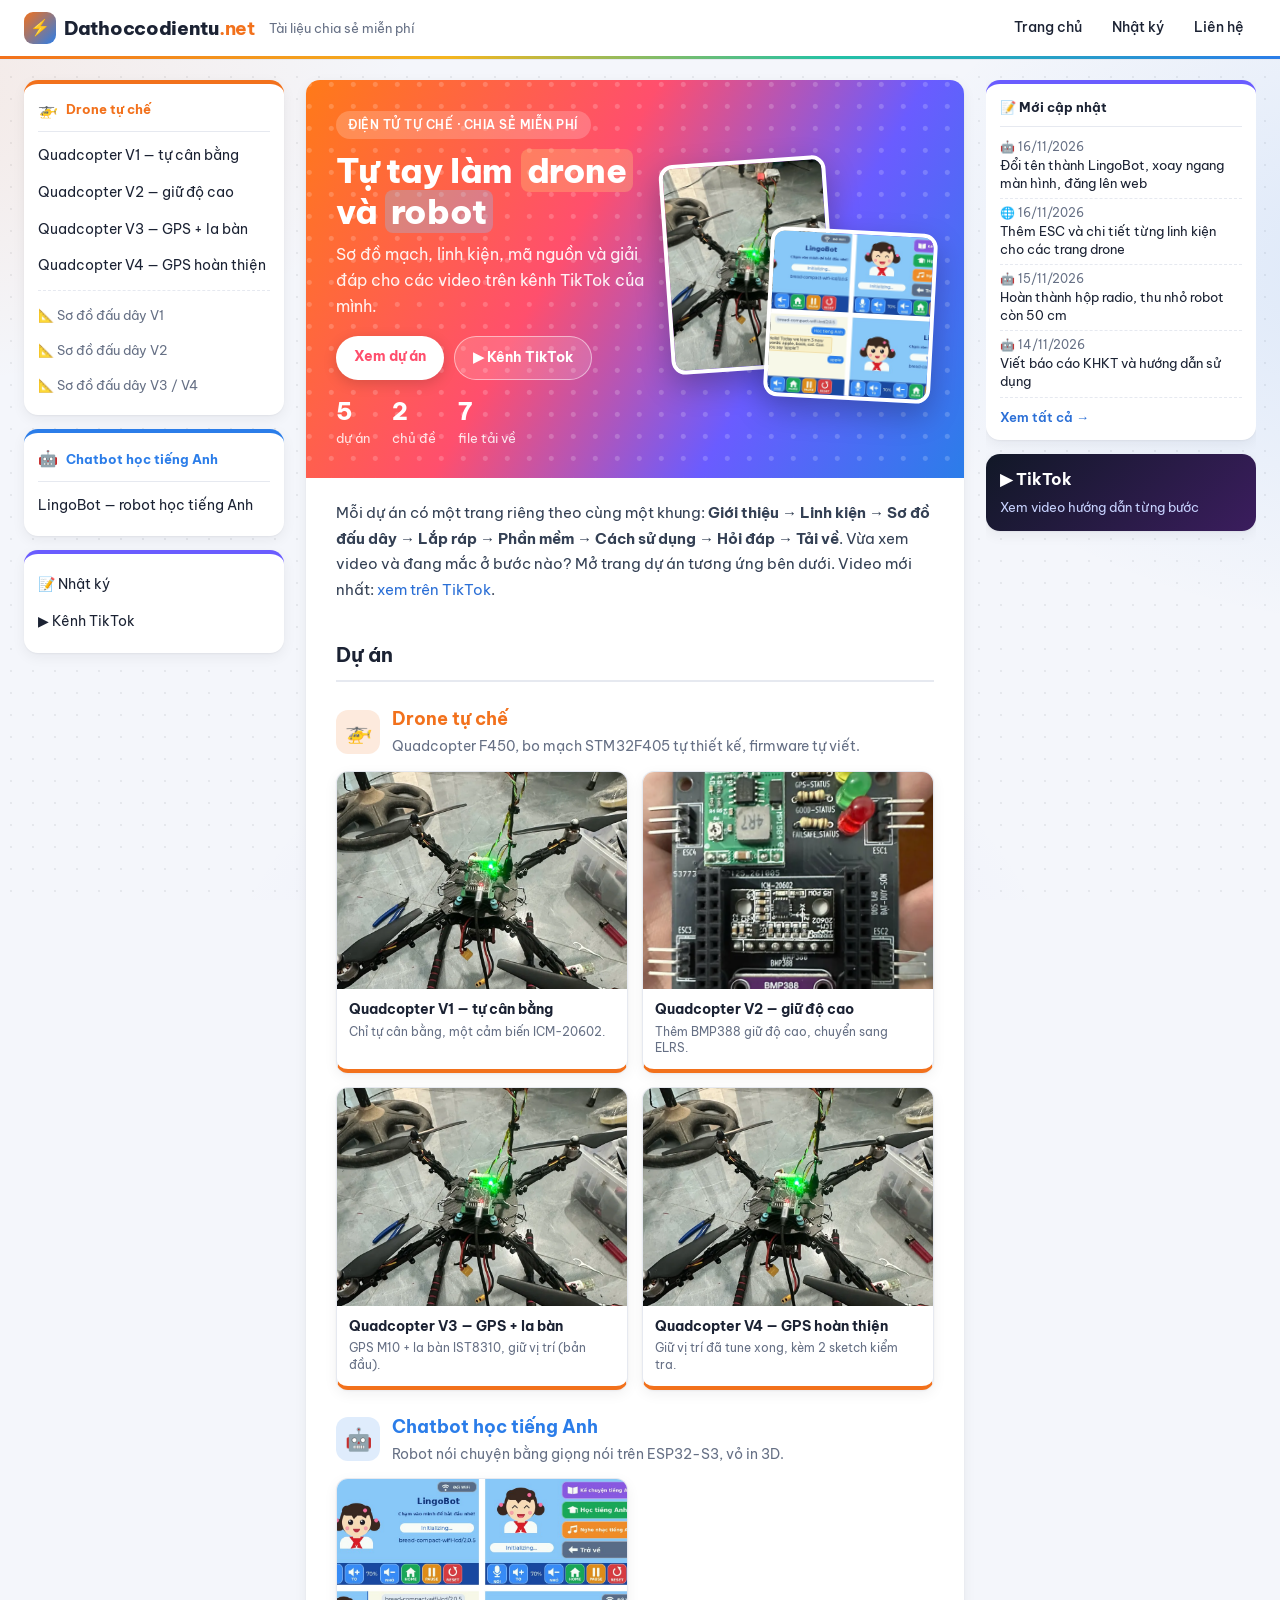
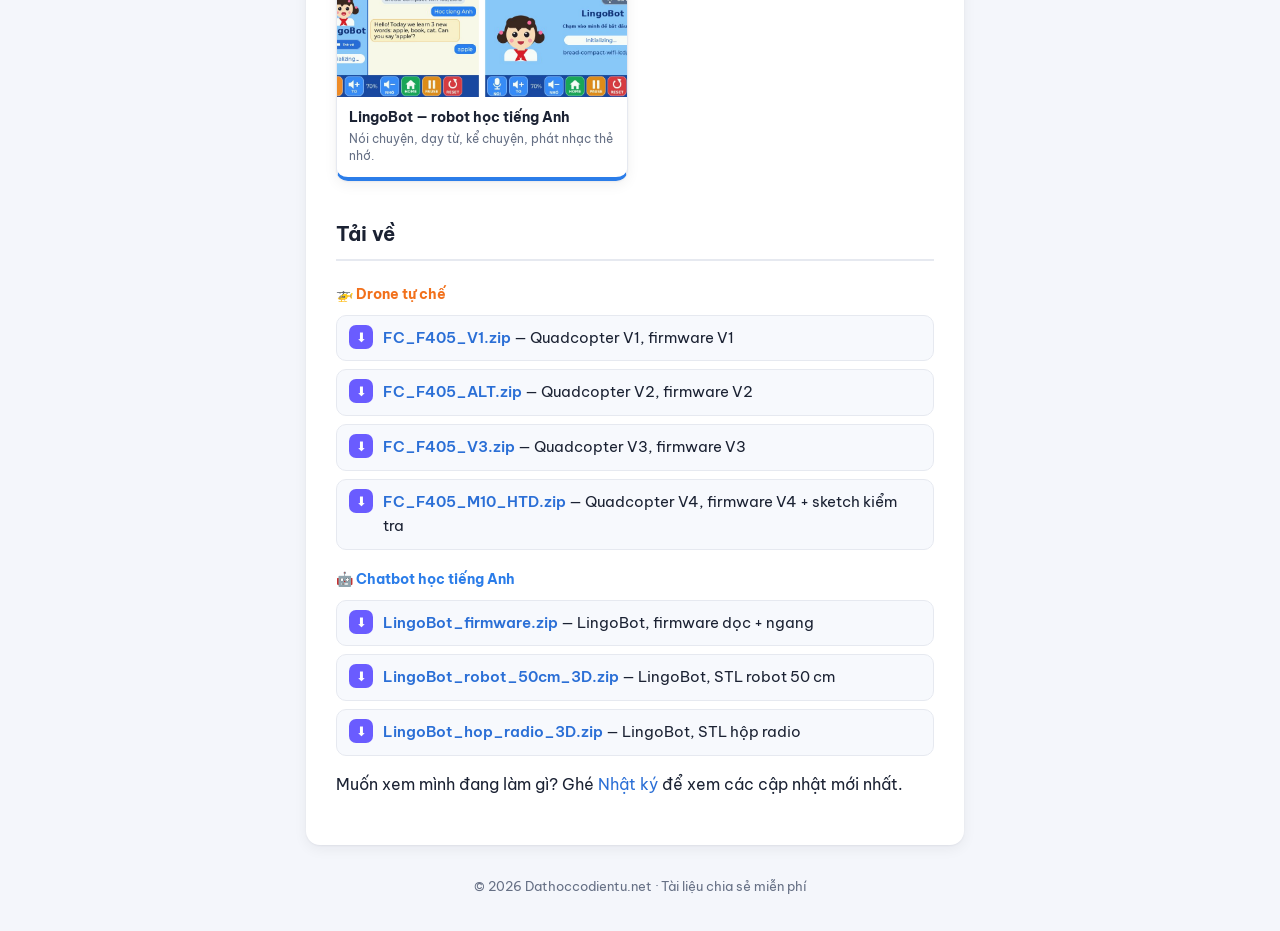
<file: index.html>
<!doctype html>
<html lang="vi">
<head>
<meta charset="utf-8">
<meta name="viewport" content="width=device-width, initial-scale=1">
<title>Dathoccodientu.net — Drone tự chế, STM32, mạch điều khiển bay</title>
<meta name="description" content="Sơ đồ mạch, mã nguồn và giải đáp cho các video drone tự chế STM32F405 trên kênh TikTok Dathoccodientu.">
<link rel="stylesheet" href="style.css">
</head>
<body class="home">
<header id="top"></header>
<div class="wrap">
  <aside id="nav"></aside>
  <main>
    <section class="hero" id="hero"></section>
    <p class="intro">Mỗi dự án có một trang riêng theo cùng một khung: <b>Giới thiệu → Linh kiện → Sơ đồ đấu dây → Lắp ráp → Phần mềm → Cách sử dụng → Hỏi đáp → Tải về</b>. Vừa xem video và đang mắc ở bước nào? Mở trang dự án tương ứng bên dưới. Video mới nhất: <a href="https://www.tiktok.com/@dathoccodientu.03/video/7634054799666744584" target="_blank" rel="noopener">xem trên TikTok</a>.</p>

    <h2 id="du-an">Dự án</h2>
    <div id="project-cards"></div>

    <h2>Tải về</h2>
    <ul class="downloads" id="download-list"></ul>

    <p>Muốn xem mình đang làm gì? Ghé <a href="nhat-ky.html">Nhật ký</a> để xem các cập nhật mới nhất.</p>
  </main>
</div>
<footer id="foot"></footer>
<script src="site.js"></script>
</body>
</html>
</file>
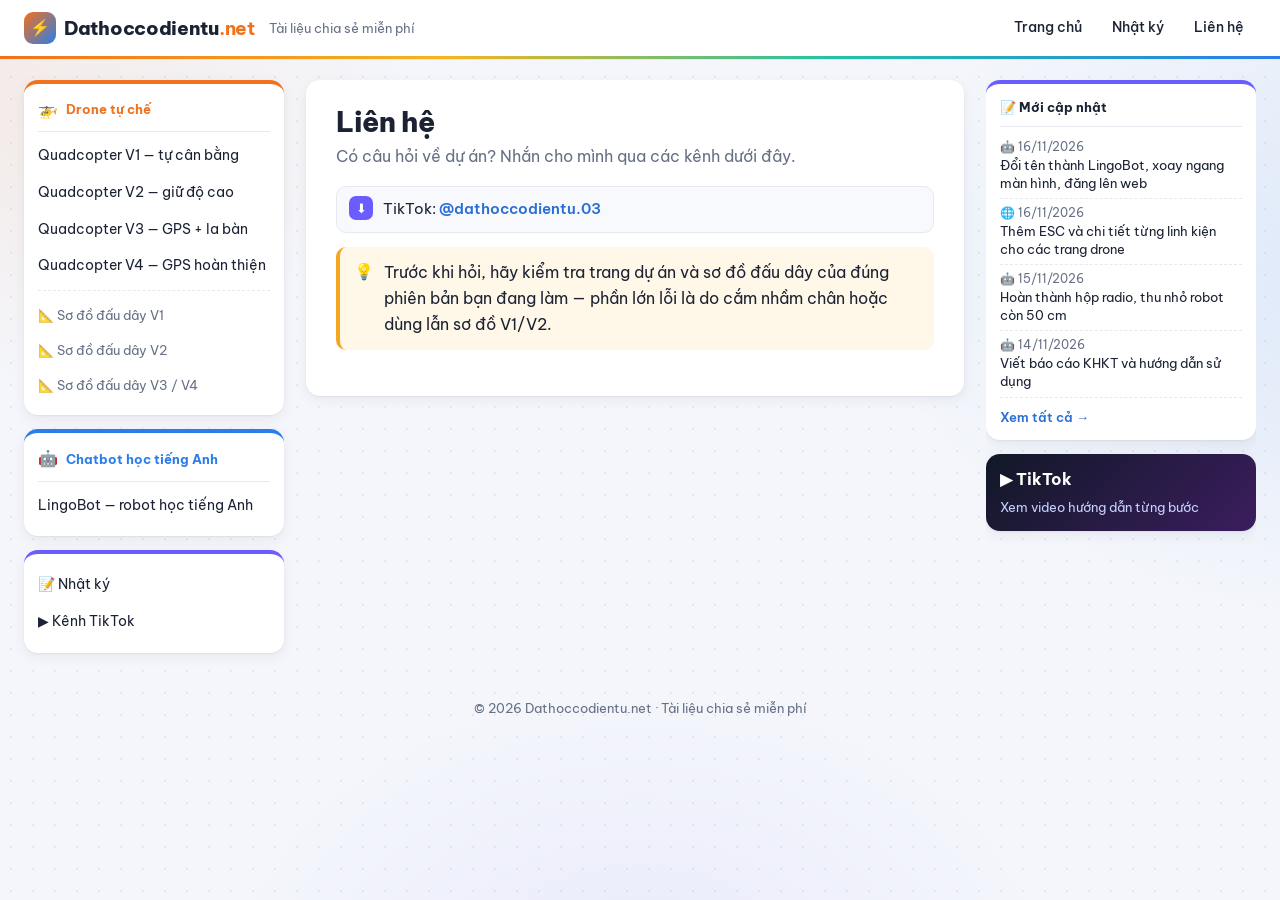
<file: lien-he.html>
<!doctype html>
<html lang="vi">
<head>
<meta charset="utf-8">
<meta name="viewport" content="width=device-width, initial-scale=1">
<title>Liên hệ — Dathoccodientu</title>
<link rel="stylesheet" href="style.css">
</head>
<body>
<header id="top"></header>
<div class="wrap">
  <aside id="nav"></aside>
  <main>
    <h1>Liên hệ</h1>
    <p class="sub">Có câu hỏi về dự án? Nhắn cho mình qua các kênh dưới đây.</p>
    <ul class="downloads">
      <li>TikTok: <a href="https://www.tiktok.com/@dathoccodientu.03" target="_blank" rel="noopener">@dathoccodientu.03</a></li>
      <!-- <li>Email: <a href="mailto:ten@email.com">ten@email.com</a></li> -->
      <!-- <li>Facebook / Zalo: ...</li> -->
    </ul>
    <div class="note">Trước khi hỏi, hãy kiểm tra trang dự án và sơ đồ đấu dây của đúng phiên bản bạn đang làm — phần lớn lỗi là do cắm nhầm chân hoặc dùng lẫn sơ đồ V1/V2.</div>
  </main>
</div>
<footer id="foot"></footer>
<script src="site.js"></script>
</body>
</html>
</file>
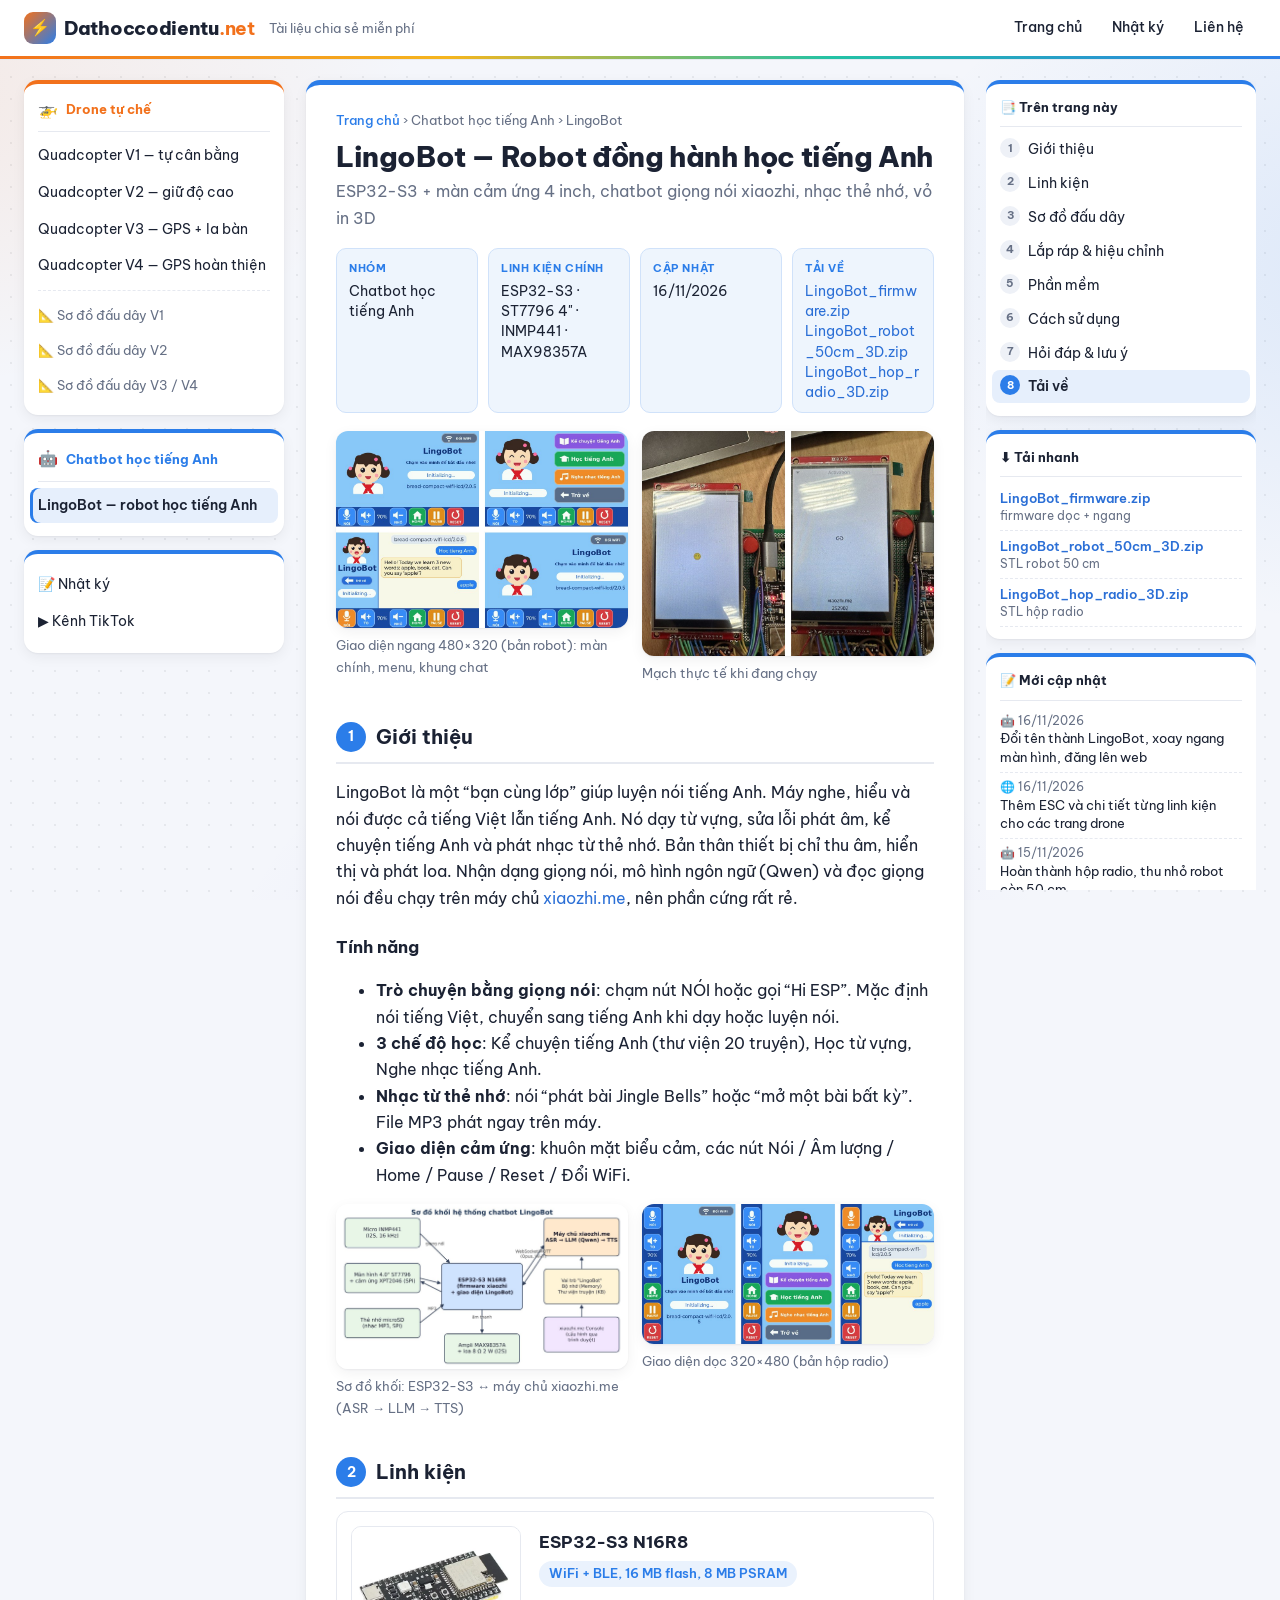
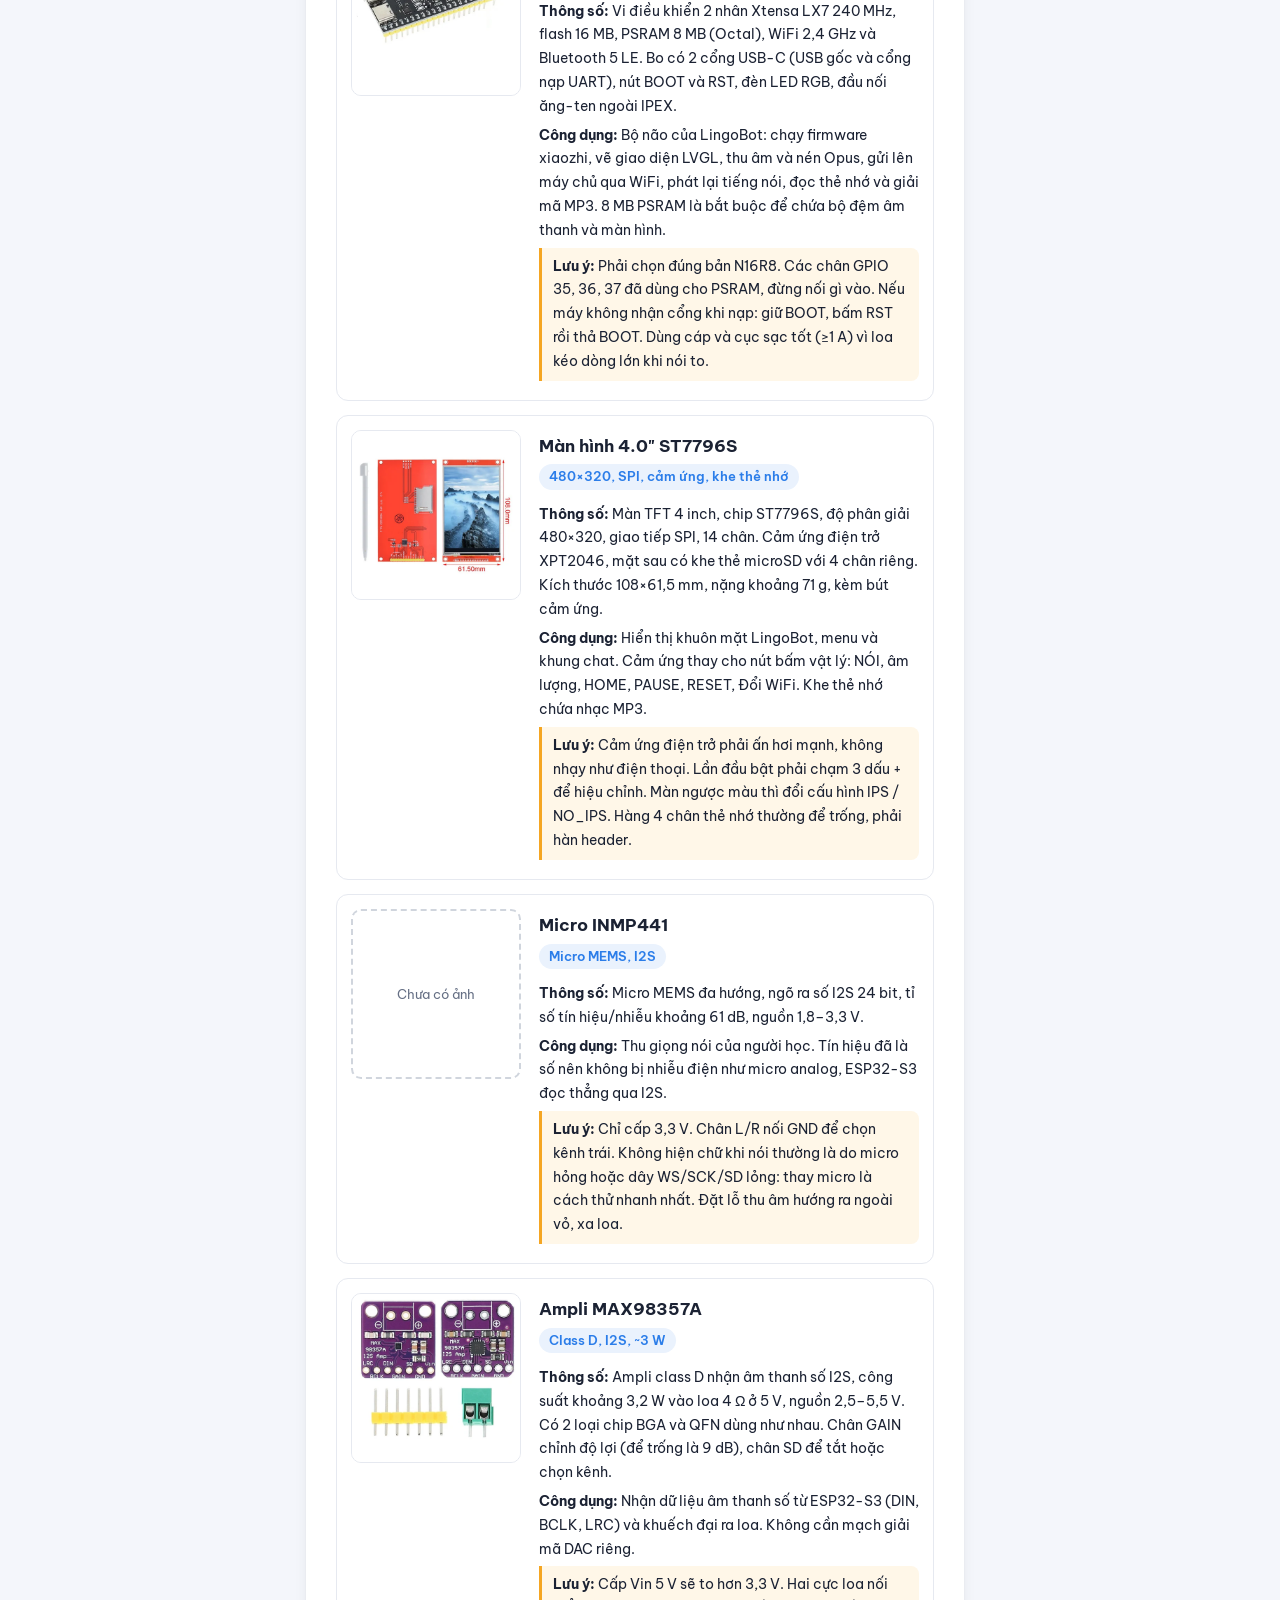
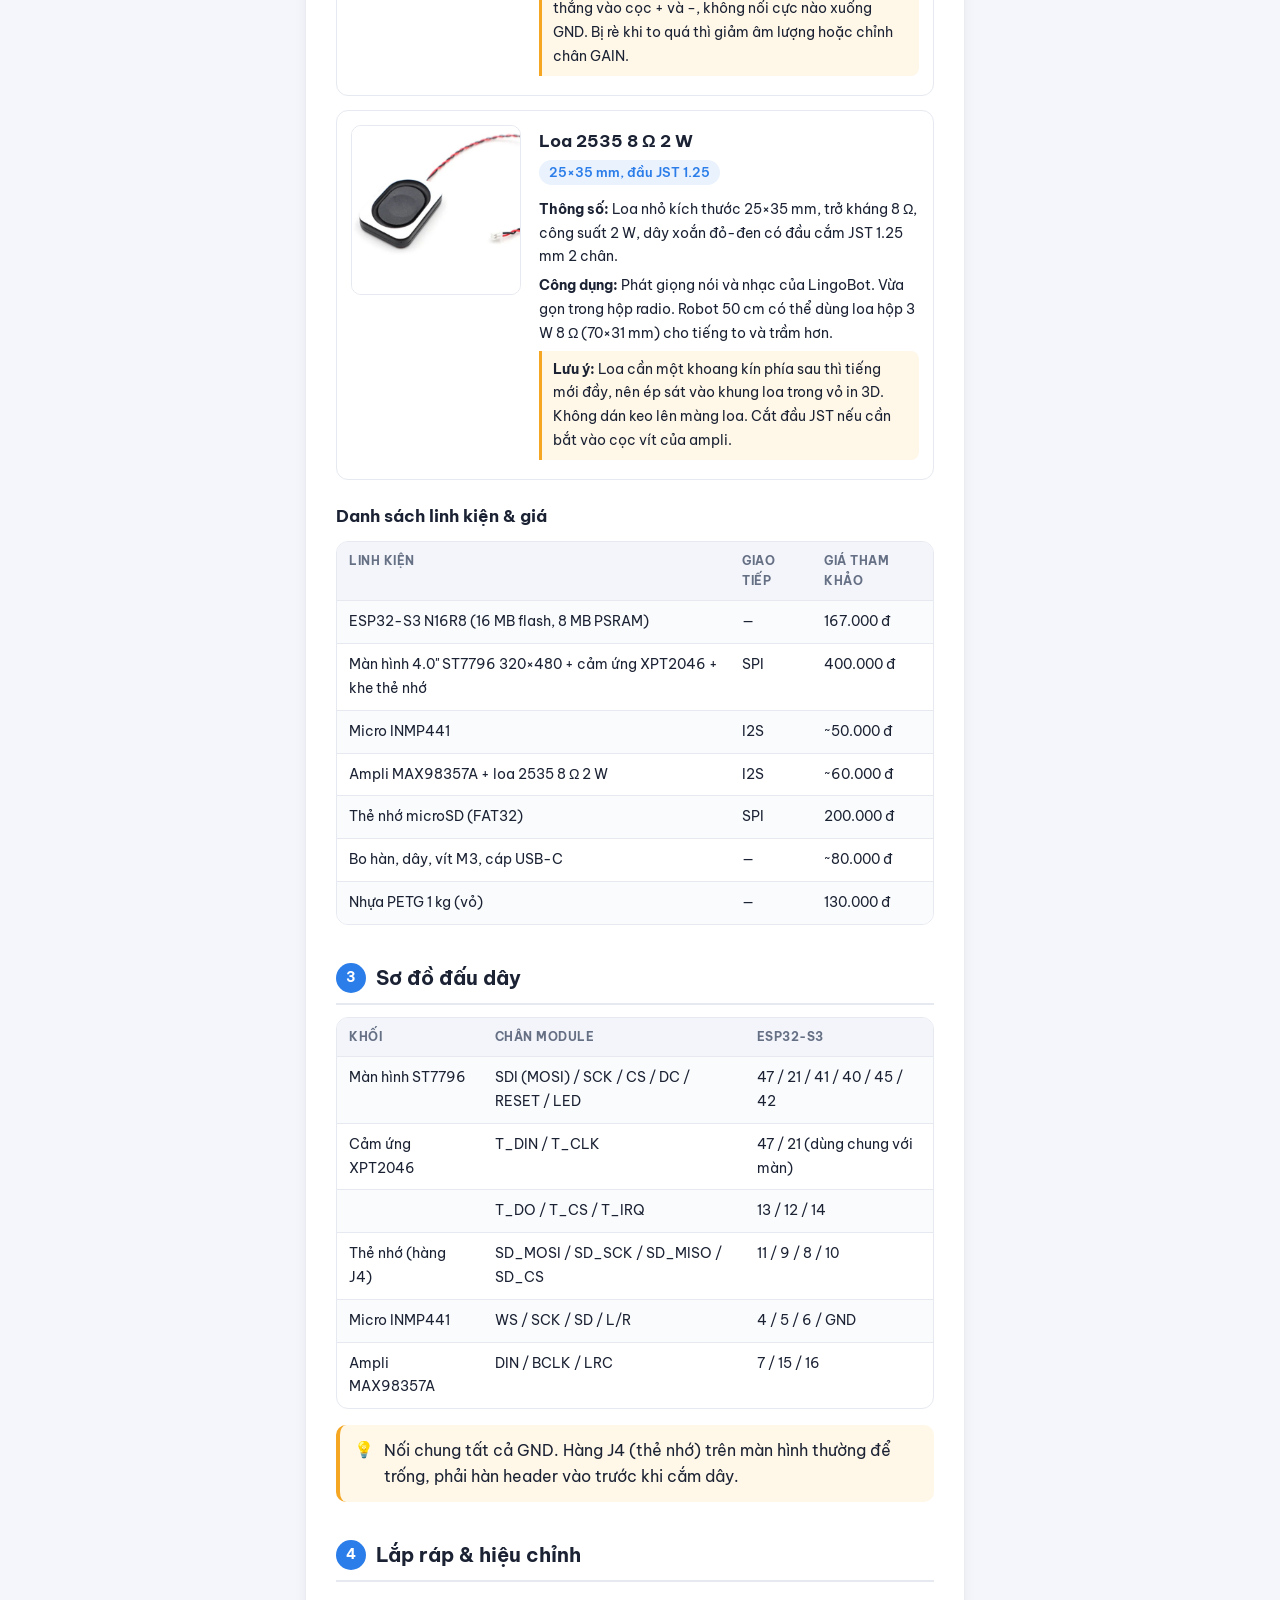
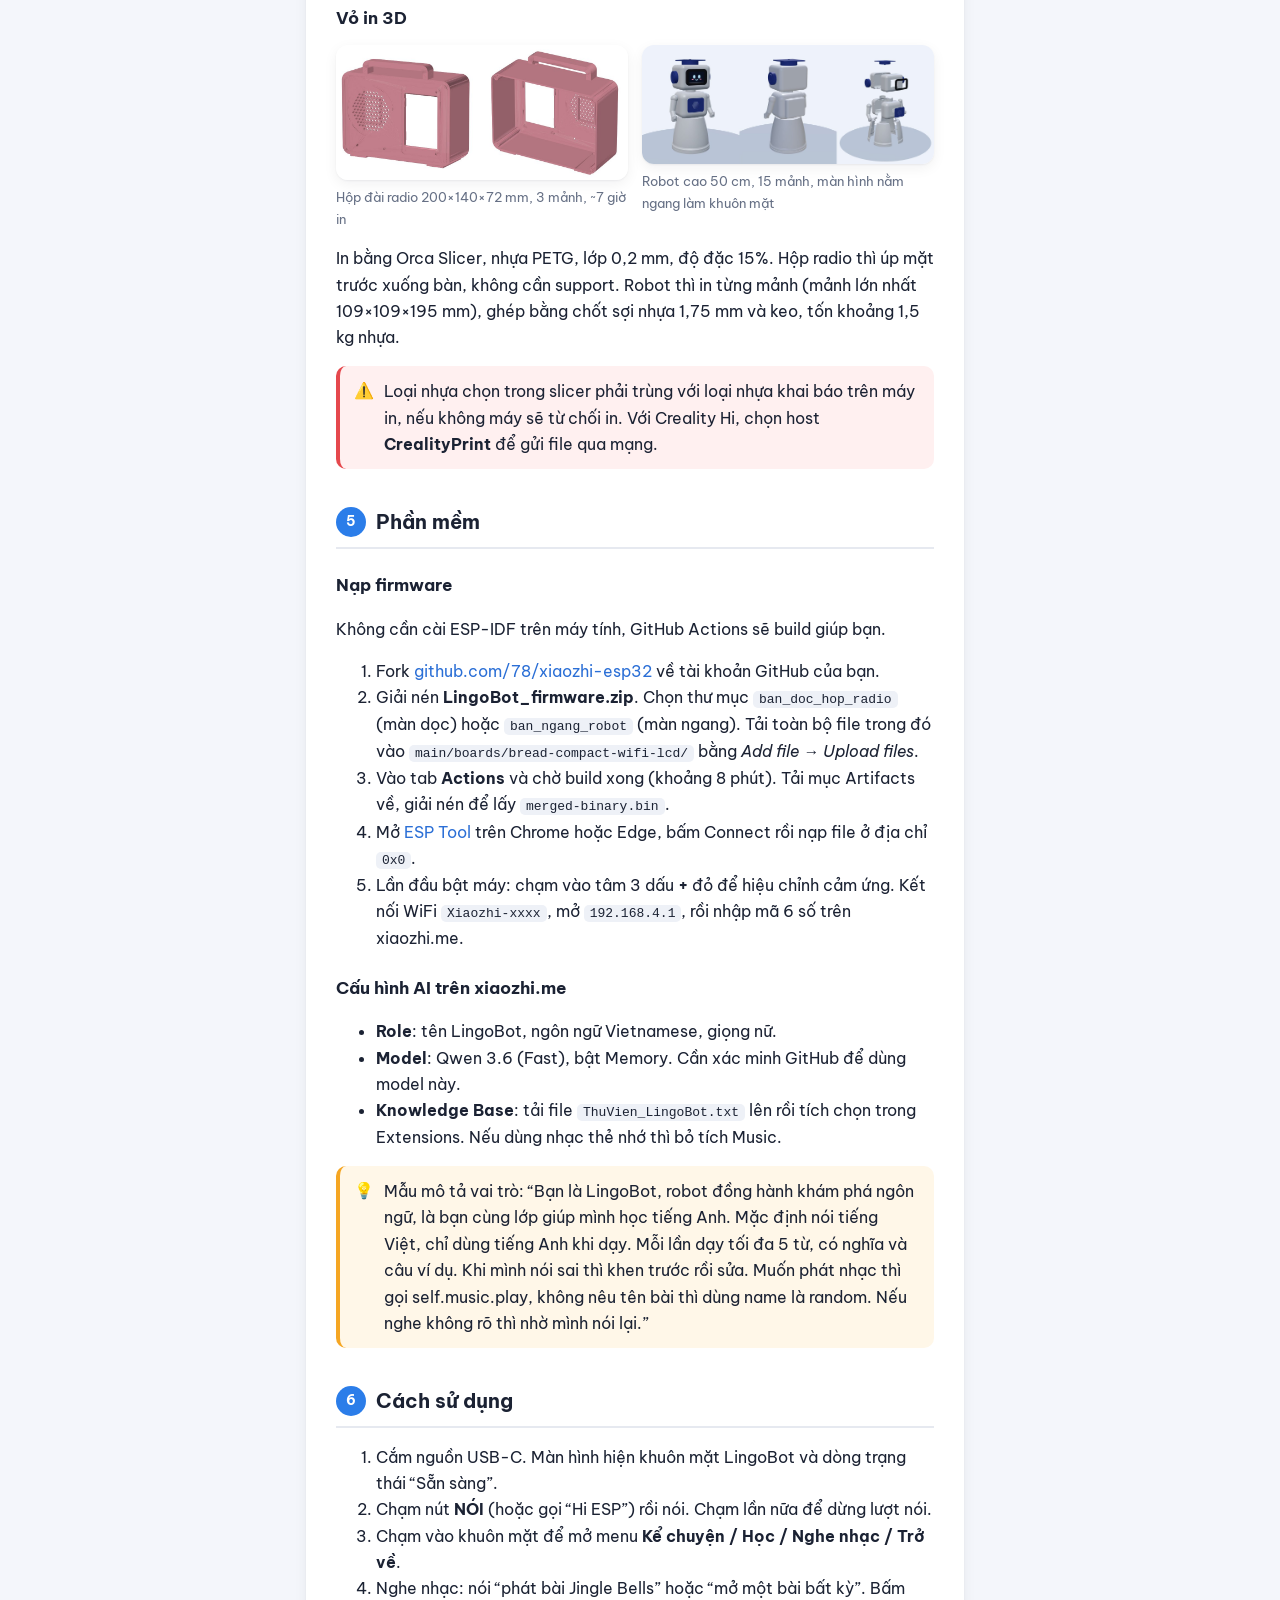
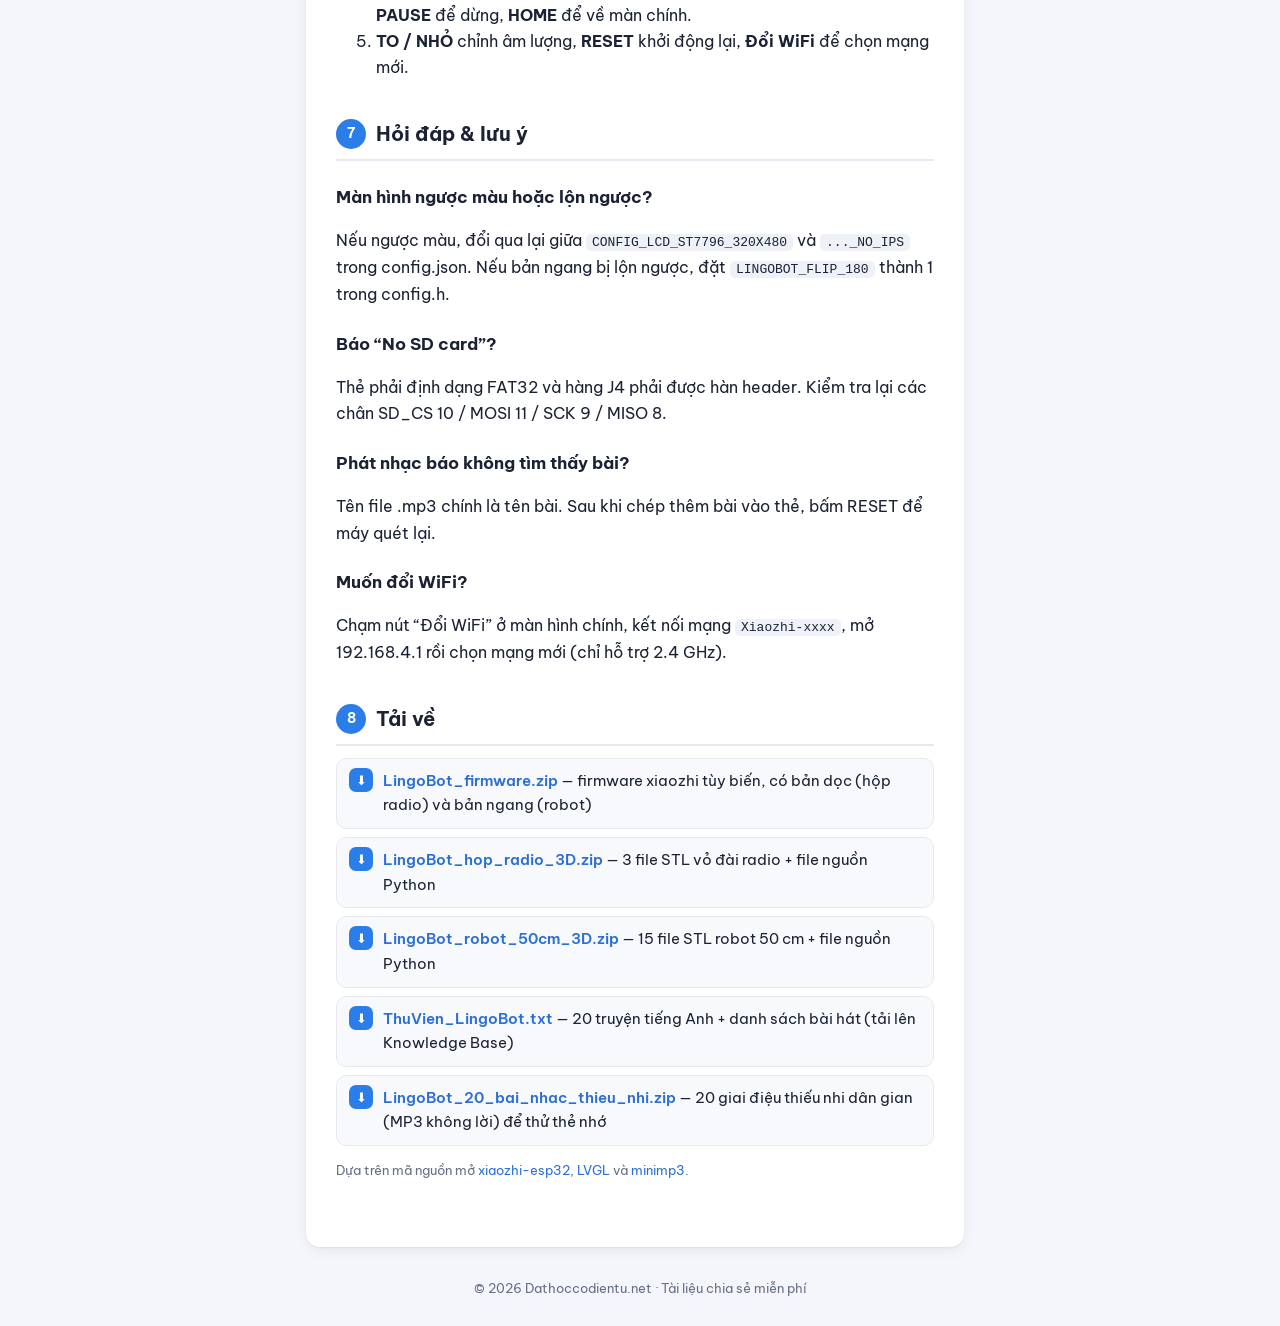
<file: lingobot.html>
<!doctype html>
<html lang="vi">
<head>
<meta charset="utf-8">
<meta name="viewport" content="width=device-width, initial-scale=1">
<title>LingoBot — Robot học tiếng Anh ESP32-S3</title>
<meta name="description" content="LingoBot: chatbot giọng nói học tiếng Anh dùng ESP32-S3, màn hình cảm ứng 4 inch, firmware xiaozhi tùy biến, phát nhạc thẻ nhớ, vỏ in 3D.">
<link rel="stylesheet" href="style.css">
</head>
<body>
<header id="top"></header>
<div class="wrap">
  <aside id="nav"></aside>
  <main>

    <h1>LingoBot — Robot đồng hành học tiếng Anh</h1>
    <p class="sub">ESP32-S3 + màn cảm ứng 4 inch, chatbot giọng nói xiaozhi, nhạc thẻ nhớ, vỏ in 3D</p>
    <div class="summary" data-project="lingobot"></div>

    <div class="photos">
      <figure><img src="giao-dien-ngang.jpg" alt="Giao diện ngang LingoBot" width="980" height="660" loading="lazy"><figcaption>Giao diện ngang 480×320 (bản robot): màn chính, menu, khung chat</figcaption></figure>
      <figure><img src="mach-thuc-te.jpg" alt="Mạch thực tế LingoBot" width="912" height="700" loading="lazy"><figcaption>Mạch thực tế khi đang chạy</figcaption></figure>
    </div>
    <!-- Có video TikTok thì bỏ dấu chú thích dòng dưới và dán link vào -->
    <!-- <p class="tiktok-links">▶ Xem video trên TikTok: <a href="LINK_VIDEO" target="_blank" rel="noopener">video 1</a></p> -->
    <nav class="toc" id="toc"></nav>

    <h2 id="gioi-thieu">Giới thiệu</h2>
    <p>LingoBot là một “bạn cùng lớp” giúp luyện nói tiếng Anh. Máy nghe, hiểu và nói được cả tiếng Việt lẫn tiếng Anh. Nó dạy từ vựng, sửa lỗi phát âm, kể chuyện tiếng Anh và phát nhạc từ thẻ nhớ. Bản thân thiết bị chỉ thu âm, hiển thị và phát loa. Nhận dạng giọng nói, mô hình ngôn ngữ (Qwen) và đọc giọng nói đều chạy trên máy chủ <a href="https://xiaozhi.me" target="_blank" rel="noopener">xiaozhi.me</a>, nên phần cứng rất rẻ.</p>

    <h3>Tính năng</h3>
    <ul>
      <li><b>Trò chuyện bằng giọng nói</b>: chạm nút NÓI hoặc gọi “Hi ESP”. Mặc định nói tiếng Việt, chuyển sang tiếng Anh khi dạy hoặc luyện nói.</li>
      <li><b>3 chế độ học</b>: Kể chuyện tiếng Anh (thư viện 20 truyện), Học từ vựng, Nghe nhạc tiếng Anh.</li>
      <li><b>Nhạc từ thẻ nhớ</b>: nói “phát bài Jingle Bells” hoặc “mở một bài bất kỳ”. File MP3 phát ngay trên máy.</li>
      <li><b>Giao diện cảm ứng</b>: khuôn mặt biểu cảm, các nút Nói / Âm lượng / Home / Pause / Reset / Đổi WiFi.</li>
    </ul>
    <div class="photos">
      <figure><img src="so-do-he-thong.jpg" alt="Sơ đồ khối hệ thống" width="1200" height="681" loading="lazy"><figcaption>Sơ đồ khối: ESP32-S3 ↔ máy chủ xiaozhi.me (ASR → LLM → TTS)</figcaption></figure>
      <figure><img src="giao-dien-doc.jpg" alt="Giao diện dọc LingoBot" width="1000" height="480" loading="lazy"><figcaption>Giao diện dọc 320×480 (bản hộp radio)</figcaption></figure>
    </div>

    <h2 id="linh-kien">Linh kiện</h2>
    <div class="parts" data-parts="esp32s3,lcd,inmp441,amp,spk"></div>
    <h3>Danh sách linh kiện &amp; giá</h3>
    <div class="tbl"><table>
      <tr><th>Linh kiện</th><th>Giao tiếp</th><th>Giá tham khảo</th></tr>
      <tr><td>ESP32-S3 N16R8 (16 MB flash, 8 MB PSRAM)</td><td>—</td><td>167.000 đ</td></tr>
      <tr><td>Màn hình 4.0" ST7796 320×480 + cảm ứng XPT2046 + khe thẻ nhớ</td><td>SPI</td><td>400.000 đ</td></tr>
      <tr><td>Micro INMP441</td><td>I2S</td><td>~50.000 đ</td></tr>
      <tr><td>Ampli MAX98357A + loa 2535 8 Ω 2 W</td><td>I2S</td><td>~60.000 đ</td></tr>
      <tr><td>Thẻ nhớ microSD (FAT32)</td><td>SPI</td><td>200.000 đ</td></tr>
      <tr><td>Bo hàn, dây, vít M3, cáp USB-C</td><td>—</td><td>~80.000 đ</td></tr>
      <tr><td>Nhựa PETG 1 kg (vỏ)</td><td>—</td><td>130.000 đ</td></tr>
    </table></div>

    <h2 id="so-do">Sơ đồ đấu dây</h2>
    <div class="tbl"><table>
      <tr><th>Khối</th><th>Chân module</th><th>ESP32-S3</th></tr>
      <tr><td>Màn hình ST7796</td><td>SDI (MOSI) / SCK / CS / DC / RESET / LED</td><td>47 / 21 / 41 / 40 / 45 / 42</td></tr>
      <tr><td>Cảm ứng XPT2046</td><td>T_DIN / T_CLK</td><td>47 / 21 (dùng chung với màn)</td></tr>
      <tr><td></td><td>T_DO / T_CS / T_IRQ</td><td>13 / 12 / 14</td></tr>
      <tr><td>Thẻ nhớ (hàng J4)</td><td>SD_MOSI / SD_SCK / SD_MISO / SD_CS</td><td>11 / 9 / 8 / 10</td></tr>
      <tr><td>Micro INMP441</td><td>WS / SCK / SD / L/R</td><td>4 / 5 / 6 / GND</td></tr>
      <tr><td>Ampli MAX98357A</td><td>DIN / BCLK / LRC</td><td>7 / 15 / 16</td></tr>
    </table></div>
    <div class="note">Nối chung tất cả GND. Hàng J4 (thẻ nhớ) trên màn hình thường để trống, phải hàn header vào trước khi cắm dây.</div>

    <h2 id="lap-rap">Lắp ráp & hiệu chỉnh</h2>
    <h3>Vỏ in 3D</h3>
    <div class="photos">
      <figure><img src="hop-radio-3d.jpg" alt="Hộp kiểu đài radio" width="1060" height="490" loading="lazy"><figcaption>Hộp đài radio 200×140×72 mm, 3 mảnh, ~7 giờ in</figcaption></figure>
      <figure><img src="robot-50cm-3d.jpg" alt="Robot LingoBot 50 cm" width="1400" height="570" loading="lazy"><figcaption>Robot cao 50 cm, 15 mảnh, màn hình nằm ngang làm khuôn mặt</figcaption></figure>
    </div>
    <p>In bằng Orca Slicer, nhựa PETG, lớp 0,2 mm, độ đặc 15%. Hộp radio thì úp mặt trước xuống bàn, không cần support. Robot thì in từng mảnh (mảnh lớn nhất 109×109×195 mm), ghép bằng chốt sợi nhựa 1,75 mm và keo, tốn khoảng 1,5 kg nhựa.</p>
    <div class="warn">Loại nhựa chọn trong slicer phải trùng với loại nhựa khai báo trên máy in, nếu không máy sẽ từ chối in. Với Creality Hi, chọn host <b>CrealityPrint</b> để gửi file qua mạng.</div>

    <h2 id="phan-mem">Phần mềm</h2>
    <h3>Nạp firmware</h3>
    <p>Không cần cài ESP-IDF trên máy tính, GitHub Actions sẽ build giúp bạn.</p>
    <ol>
      <li>Fork <a href="https://github.com/78/xiaozhi-esp32" target="_blank" rel="noopener">github.com/78/xiaozhi-esp32</a> về tài khoản GitHub của bạn.</li>
      <li>Giải nén <b>LingoBot_firmware.zip</b>. Chọn thư mục <code>ban_doc_hop_radio</code> (màn dọc) hoặc <code>ban_ngang_robot</code> (màn ngang). Tải toàn bộ file trong đó vào <code>main/boards/bread-compact-wifi-lcd/</code> bằng <i>Add file → Upload files</i>.</li>
      <li>Vào tab <b>Actions</b> và chờ build xong (khoảng 8 phút). Tải mục Artifacts về, giải nén để lấy <code>merged-binary.bin</code>.</li>
      <li>Mở <a href="https://espressif.github.io/esptool-js/" target="_blank" rel="noopener">ESP Tool</a> trên Chrome hoặc Edge, bấm Connect rồi nạp file ở địa chỉ <code>0x0</code>.</li>
      <li>Lần đầu bật máy: chạm vào tâm 3 dấu <b>+</b> đỏ để hiệu chỉnh cảm ứng. Kết nối WiFi <code>Xiaozhi-xxxx</code>, mở <code>192.168.4.1</code>, rồi nhập mã 6 số trên xiaozhi.me.</li>
    </ol>

    <h3>Cấu hình AI trên xiaozhi.me</h3>
    <ul>
      <li><b>Role</b>: tên LingoBot, ngôn ngữ Vietnamese, giọng nữ.</li>
      <li><b>Model</b>: Qwen 3.6 (Fast), bật Memory. Cần xác minh GitHub để dùng model này.</li>
      <li><b>Knowledge Base</b>: tải file <code>ThuVien_LingoBot.txt</code> lên rồi tích chọn trong Extensions. Nếu dùng nhạc thẻ nhớ thì bỏ tích Music.</li>
    </ul>
    <div class="note">Mẫu mô tả vai trò: “Bạn là LingoBot, robot đồng hành khám phá ngôn ngữ, là bạn cùng lớp giúp mình học tiếng Anh. Mặc định nói tiếng Việt, chỉ dùng tiếng Anh khi dạy. Mỗi lần dạy tối đa 5 từ, có nghĩa và câu ví dụ. Khi mình nói sai thì khen trước rồi sửa. Muốn phát nhạc thì gọi self.music.play, không nêu tên bài thì dùng name là random. Nếu nghe không rõ thì nhờ mình nói lại.”</div>

    <h2 id="su-dung">Cách sử dụng</h2>
    <ol>
      <li>Cắm nguồn USB-C. Màn hình hiện khuôn mặt LingoBot và dòng trạng thái “Sẵn sàng”.</li>
      <li>Chạm nút <b>NÓI</b> (hoặc gọi “Hi ESP”) rồi nói. Chạm lần nữa để dừng lượt nói.</li>
      <li>Chạm vào khuôn mặt để mở menu <b>Kể chuyện / Học / Nghe nhạc / Trở về</b>.</li>
      <li>Nghe nhạc: nói “phát bài Jingle Bells” hoặc “mở một bài bất kỳ”. Bấm <b>PAUSE</b> để dừng, <b>HOME</b> để về màn chính.</li>
      <li><b>TO / NHỎ</b> chỉnh âm lượng, <b>RESET</b> khởi động lại, <b>Đổi WiFi</b> để chọn mạng mới.</li>
    </ol>

    <h2 id="hoi-dap">Hỏi đáp & lưu ý</h2>
    <h3>Màn hình ngược màu hoặc lộn ngược?</h3>
    <p>Nếu ngược màu, đổi qua lại giữa <code>CONFIG_LCD_ST7796_320X480</code> và <code>..._NO_IPS</code> trong config.json. Nếu bản ngang bị lộn ngược, đặt <code>LINGOBOT_FLIP_180</code> thành 1 trong config.h.</p>
    <h3>Báo “No SD card”?</h3>
    <p>Thẻ phải định dạng FAT32 và hàng J4 phải được hàn header. Kiểm tra lại các chân SD_CS 10 / MOSI 11 / SCK 9 / MISO 8.</p>
    <h3>Phát nhạc báo không tìm thấy bài?</h3>
    <p>Tên file .mp3 chính là tên bài. Sau khi chép thêm bài vào thẻ, bấm RESET để máy quét lại.</p>
    <h3>Muốn đổi WiFi?</h3>
    <p>Chạm nút “Đổi WiFi” ở màn hình chính, kết nối mạng <code>Xiaozhi-xxxx</code>, mở 192.168.4.1 rồi chọn mạng mới (chỉ hỗ trợ 2.4 GHz).</p>

    <h2 id="tai-ve">Tải về</h2>
    <ul class="downloads">
      <li><a href="LingoBot_firmware.zip">LingoBot_firmware.zip</a> — firmware xiaozhi tùy biến, có bản dọc (hộp radio) và bản ngang (robot)</li>
      <li><a href="LingoBot_hop_radio_3D.zip">LingoBot_hop_radio_3D.zip</a> — 3 file STL vỏ đài radio + file nguồn Python</li>
      <li><a href="LingoBot_robot_50cm_3D.zip">LingoBot_robot_50cm_3D.zip</a> — 15 file STL robot 50 cm + file nguồn Python</li>
      <li><a href="ThuVien_LingoBot.txt">ThuVien_LingoBot.txt</a> — 20 truyện tiếng Anh + danh sách bài hát (tải lên Knowledge Base)</li>
      <li><a href="LingoBot_20_bai_nhac_thieu_nhi.zip">LingoBot_20_bai_nhac_thieu_nhi.zip</a> — 20 giai điệu thiếu nhi dân gian (MP3 không lời) để thử thẻ nhớ</li>
    </ul>
    <p style="font-size:13px;color:var(--muted)">Dựa trên mã nguồn mở <a href="https://github.com/78/xiaozhi-esp32" target="_blank" rel="noopener">xiaozhi-esp32</a>, <a href="https://lvgl.io" target="_blank" rel="noopener">LVGL</a> và <a href="https://github.com/lieff/minimp3" target="_blank" rel="noopener">minimp3</a>.</p>
  
    <nav class="pager" id="pager"></nav>
  </main>
</div>
<footer id="foot"></footer>
<script src="site.js"></script>
</body>
</html>
</file>
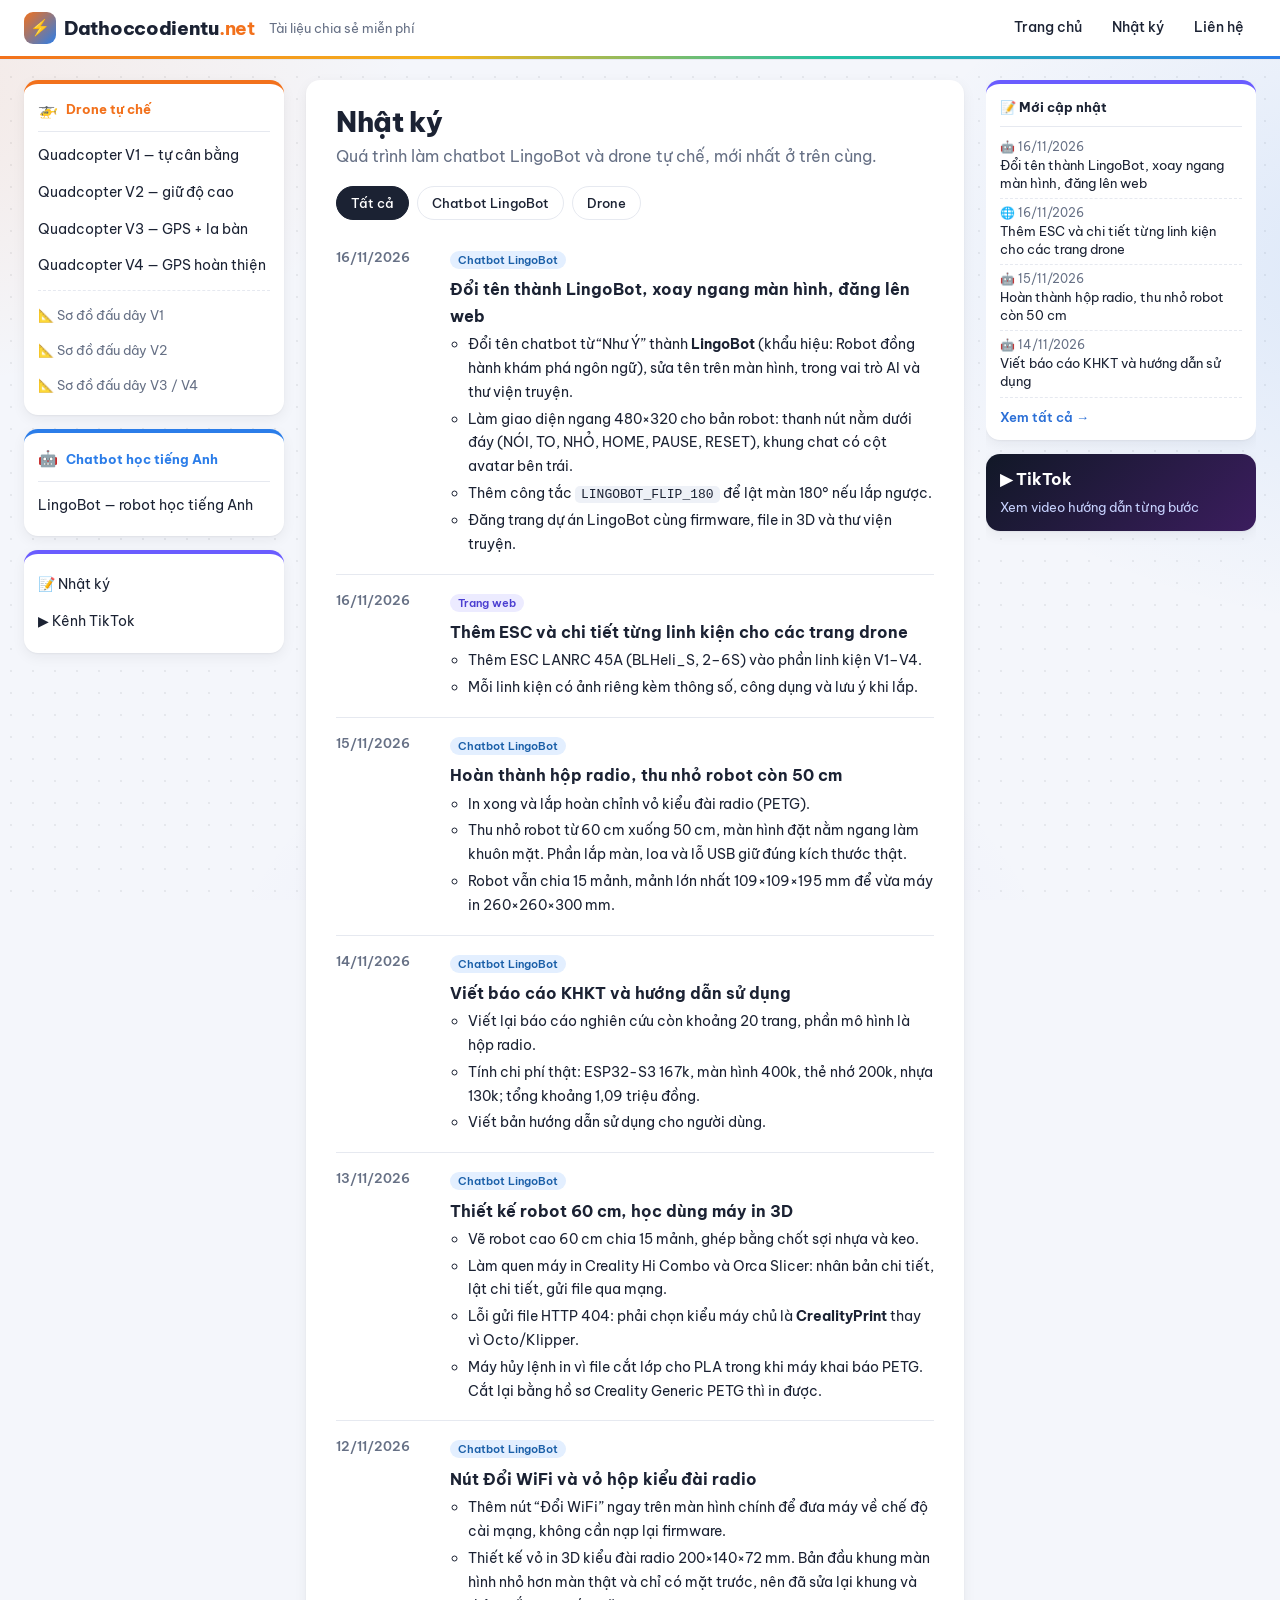
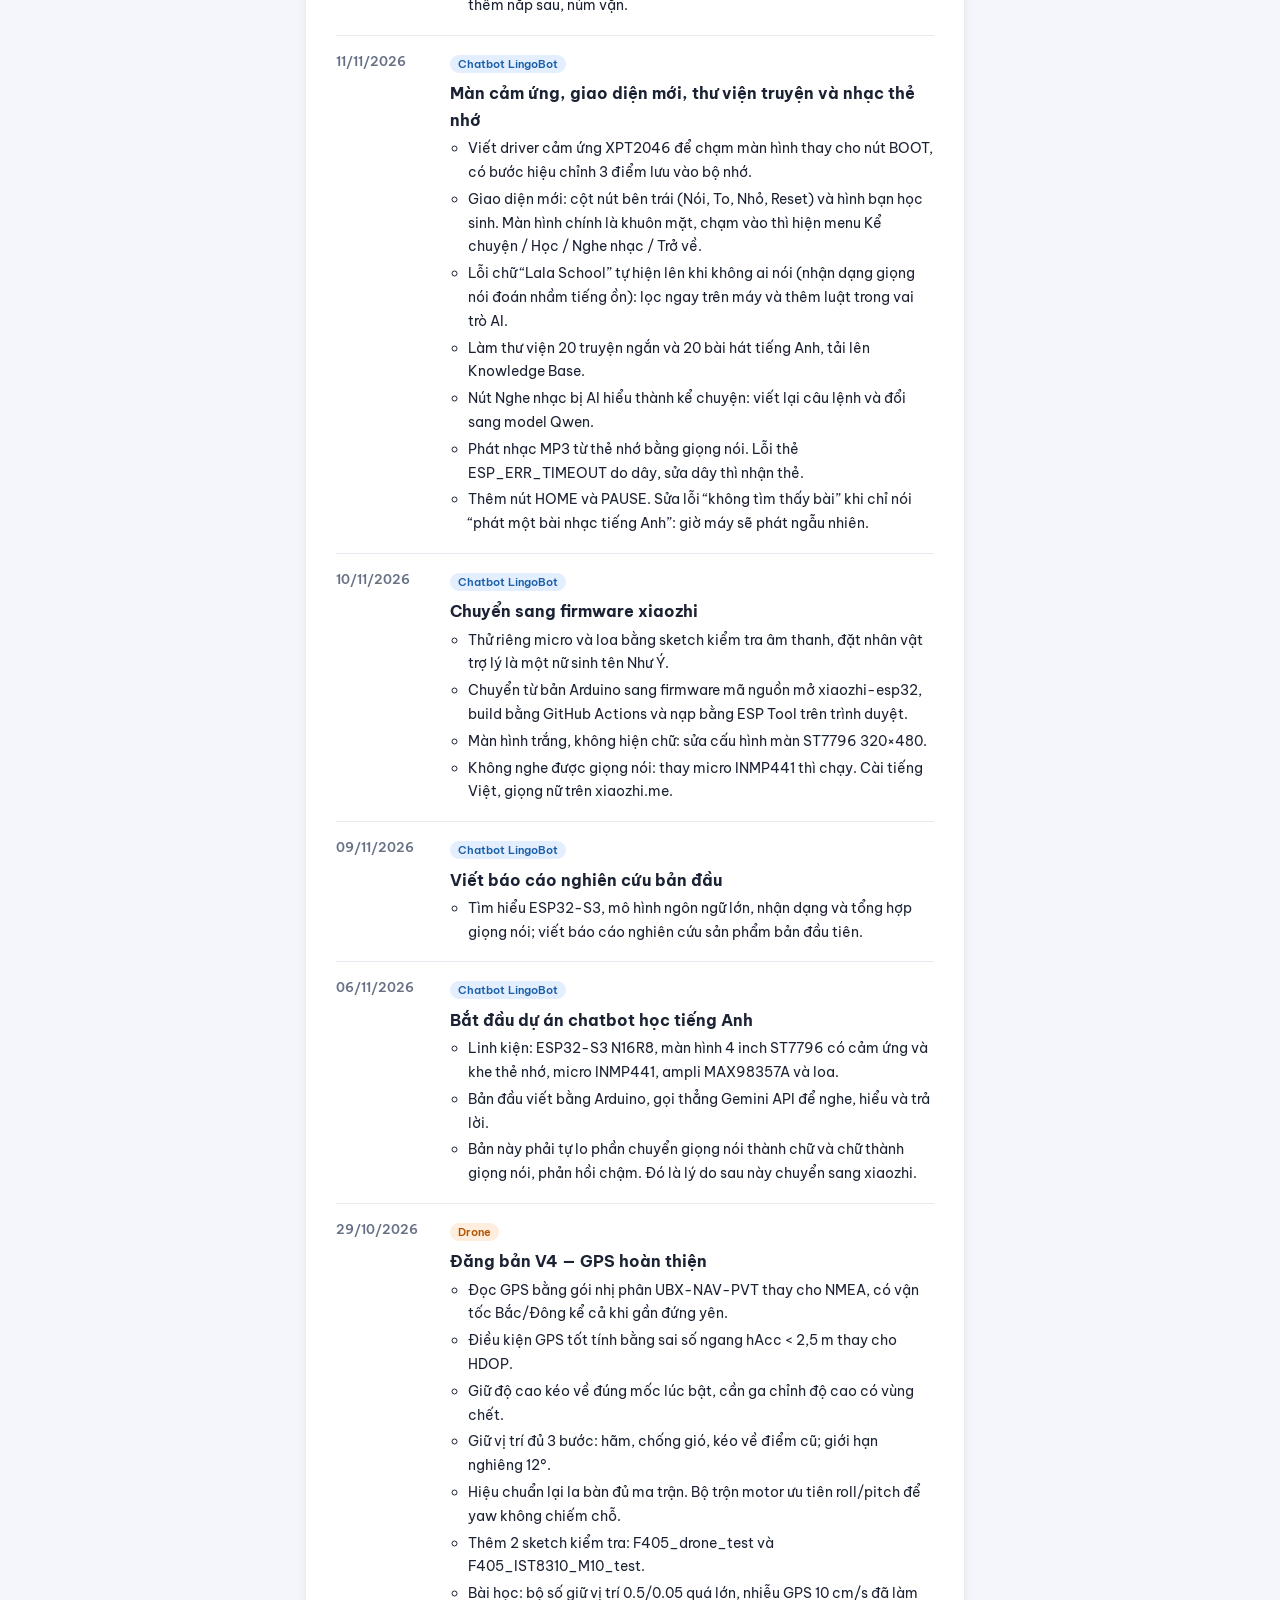
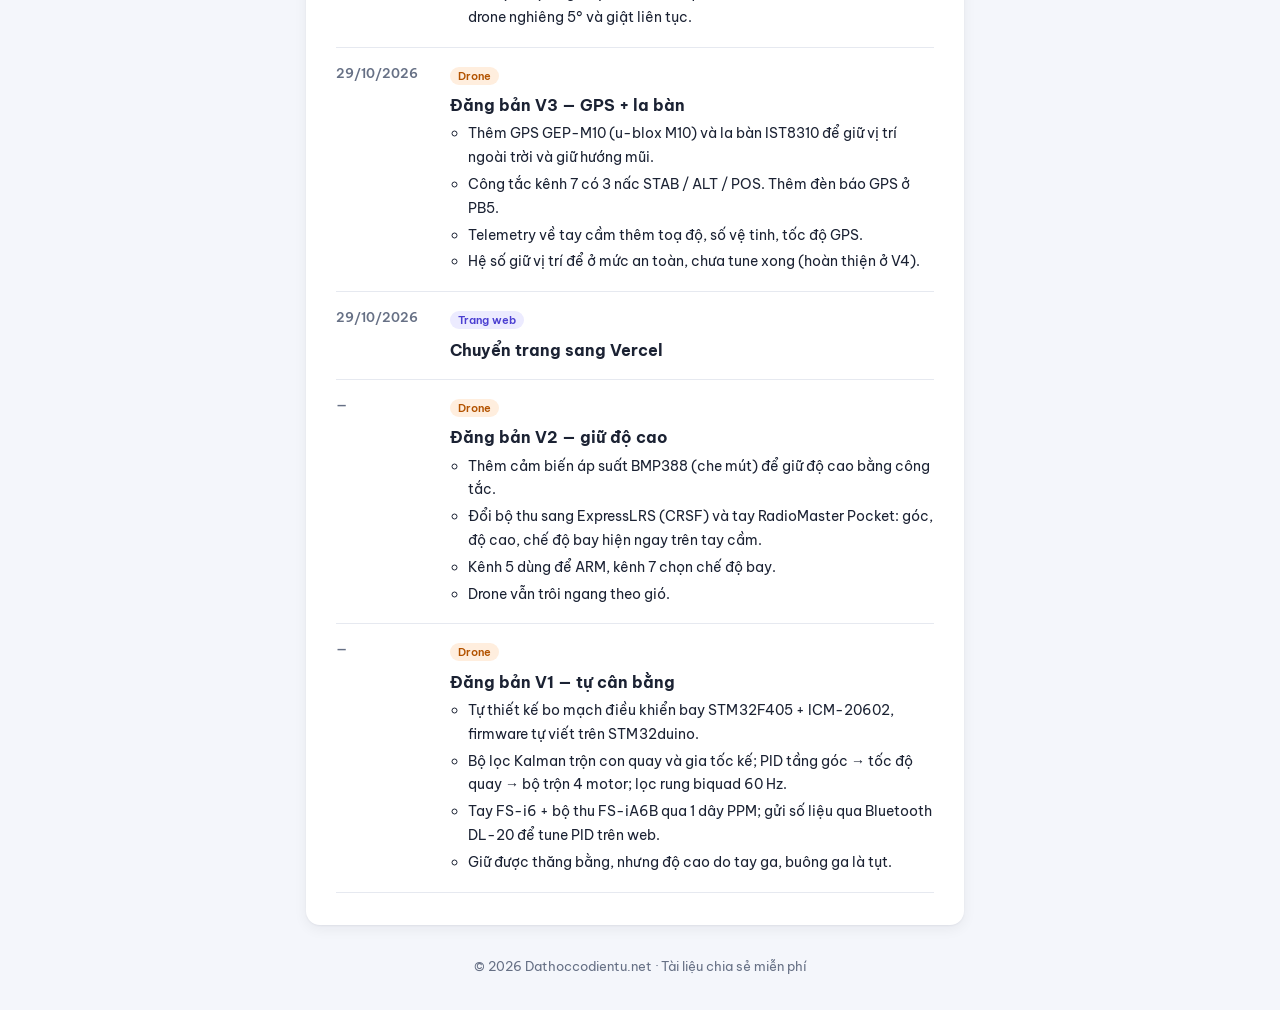
<file: nhat-ky.html>
<!doctype html>
<html lang="vi">
<head>
<meta charset="utf-8">
<meta name="viewport" content="width=device-width, initial-scale=1">
<title>Nhật ký cập nhật — Dathoccodientu</title>
<link rel="stylesheet" href="style.css">
</head>
<body>
<header id="top"></header>
<div class="wrap">
  <aside id="nav"></aside>
  <main>
    <h1>Nhật ký</h1>
    <p class="sub">Quá trình làm chatbot LingoBot và drone tự chế, mới nhất ở trên cùng.</p>
    <div id="log-filter"></div>
    <!-- Nội dung lấy từ mục `log` trong site.js -->
    <ul class="log" id="log-list"></ul>
  </main>
</div>
<footer id="foot"></footer>
<script src="site.js"></script>
</body>
</html>
</file>
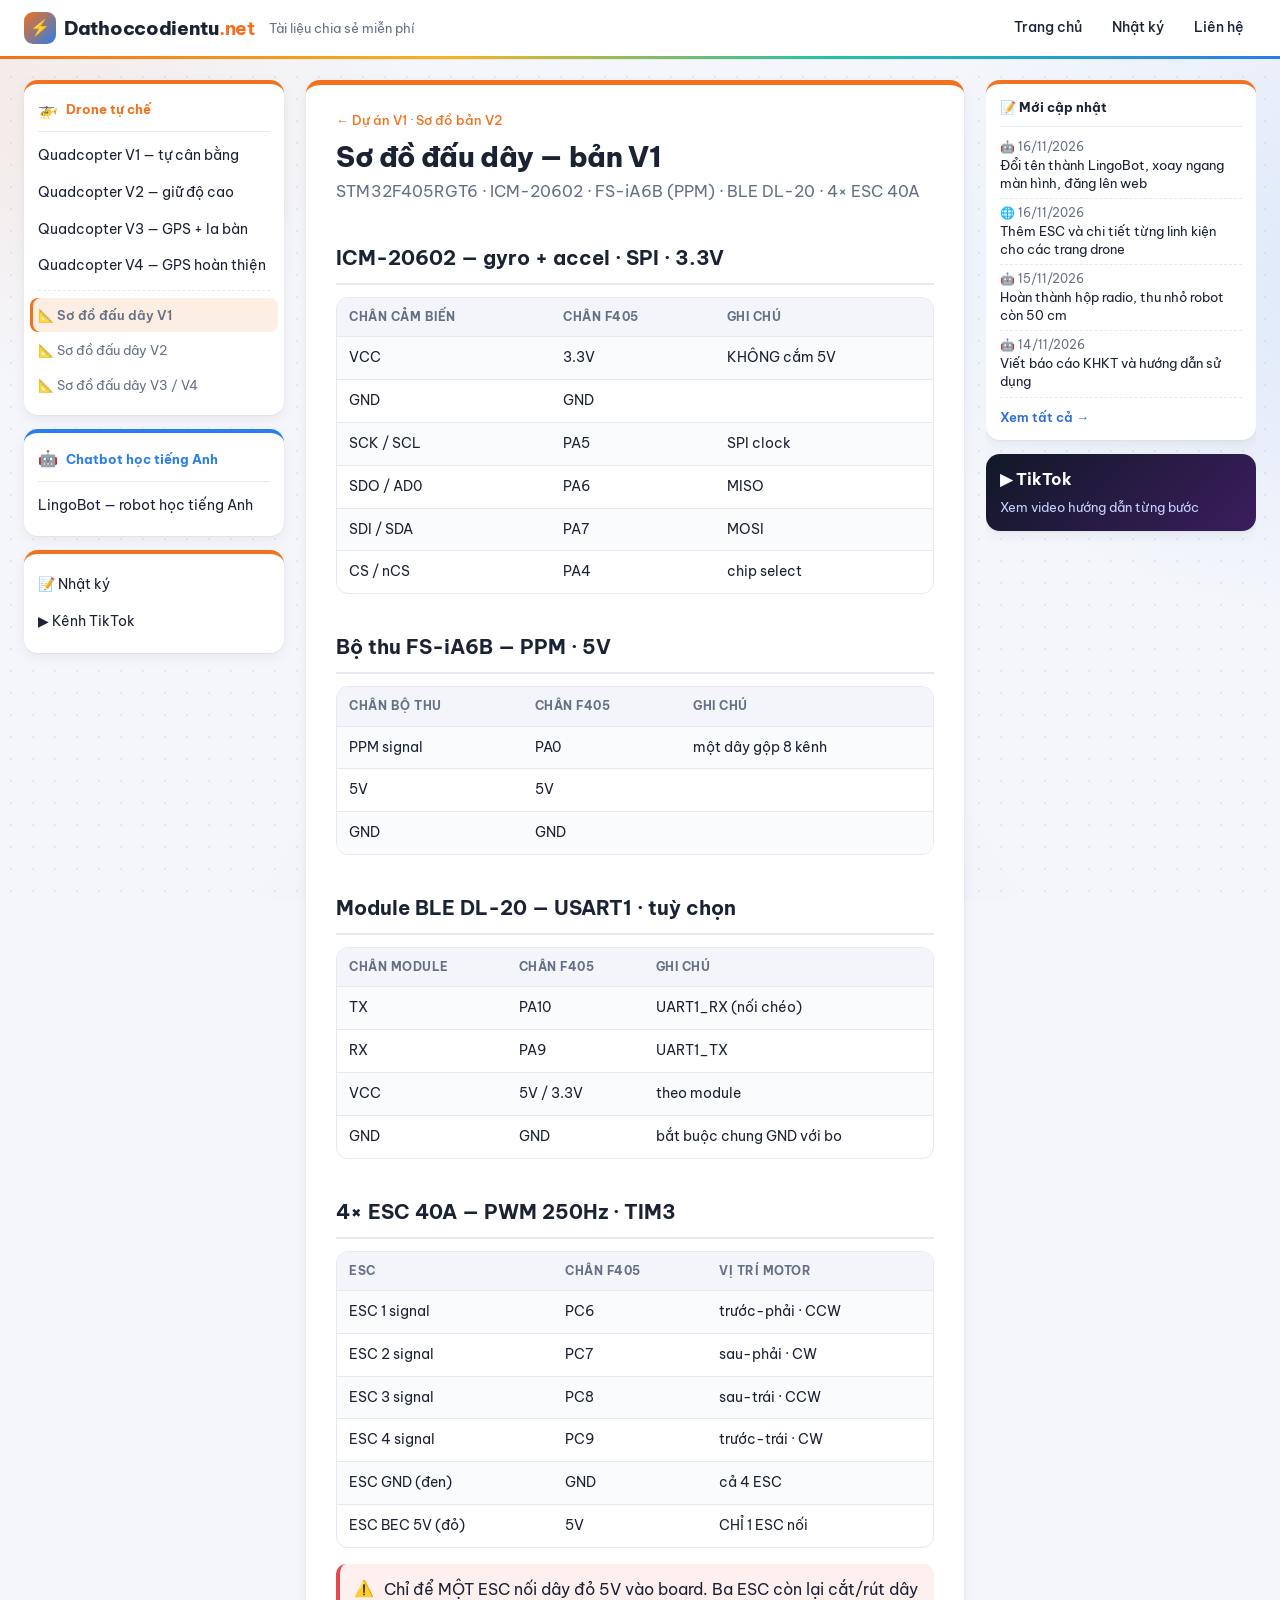
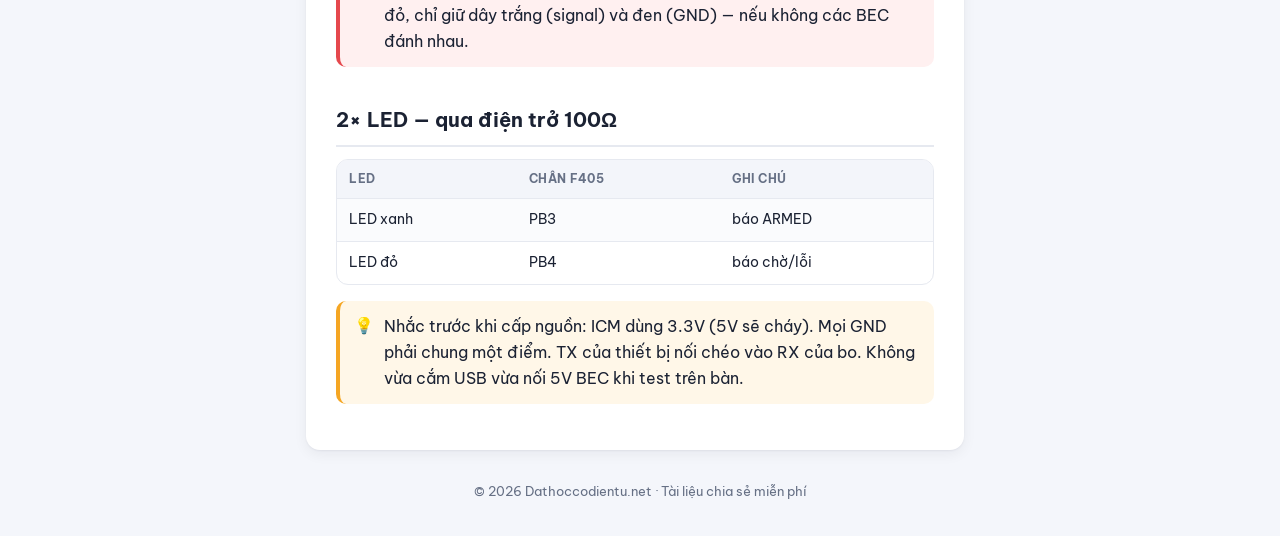
<file: so-do-v1.html>
<!doctype html>
<html lang="vi">
<head>
<meta charset="utf-8">
<meta name="viewport" content="width=device-width, initial-scale=1">
<title>Sơ đồ đấu dây drone F450 bản V1 — STM32F405, ICM-20602, PPM</title>
<link rel="stylesheet" href="style.css">
</head>
<body>
<header id="top"></header>
<div class="wrap">
  <aside id="nav"></aside>
  <main>
    <p class="crumbs"><a href="v1.html">← Dự án V1</a> · <a href="so-do-v2.html">Sơ đồ bản V2</a></p>
    <h1>Sơ đồ đấu dây — bản V1</h1>
    <p class="sub">STM32F405RGT6 · ICM-20602 · FS-iA6B (PPM) · BLE DL-20 · 4× ESC 40A</p>

    <h2>ICM-20602 — gyro + accel · SPI · 3.3V</h2>
    <div class="tbl"><table>
      <tr><th>Chân cảm biến</th><th>Chân F405</th><th>Ghi chú</th></tr>
      <tr><td>VCC</td><td>3.3V</td><td>KHÔNG cắm 5V</td></tr>
      <tr><td>GND</td><td>GND</td><td></td></tr>
      <tr><td>SCK / SCL</td><td>PA5</td><td>SPI clock</td></tr>
      <tr><td>SDO / AD0</td><td>PA6</td><td>MISO</td></tr>
      <tr><td>SDI / SDA</td><td>PA7</td><td>MOSI</td></tr>
      <tr><td>CS / nCS</td><td>PA4</td><td>chip select</td></tr>
    </table></div>

    <h2>Bộ thu FS-iA6B — PPM · 5V</h2>
    <div class="tbl"><table>
      <tr><th>Chân bộ thu</th><th>Chân F405</th><th>Ghi chú</th></tr>
      <tr><td>PPM signal</td><td>PA0</td><td>một dây gộp 8 kênh</td></tr>
      <tr><td>5V</td><td>5V</td><td></td></tr>
      <tr><td>GND</td><td>GND</td><td></td></tr>
    </table></div>

    <h2>Module BLE DL-20 — USART1 · tuỳ chọn</h2>
    <div class="tbl"><table>
      <tr><th>Chân module</th><th>Chân F405</th><th>Ghi chú</th></tr>
      <tr><td>TX</td><td>PA10</td><td>UART1_RX (nối chéo)</td></tr>
      <tr><td>RX</td><td>PA9</td><td>UART1_TX</td></tr>
      <tr><td>VCC</td><td>5V / 3.3V</td><td>theo module</td></tr>
      <tr><td>GND</td><td>GND</td><td>bắt buộc chung GND với bo</td></tr>
    </table></div>

    <h2>4× ESC 40A — PWM 250Hz · TIM3</h2>
    <div class="tbl"><table>
      <tr><th>ESC</th><th>Chân F405</th><th>Vị trí motor</th></tr>
      <tr><td>ESC 1 signal</td><td>PC6</td><td>trước-phải · CCW</td></tr>
      <tr><td>ESC 2 signal</td><td>PC7</td><td>sau-phải · CW</td></tr>
      <tr><td>ESC 3 signal</td><td>PC8</td><td>sau-trái · CCW</td></tr>
      <tr><td>ESC 4 signal</td><td>PC9</td><td>trước-trái · CW</td></tr>
      <tr><td>ESC GND (đen)</td><td>GND</td><td>cả 4 ESC</td></tr>
      <tr><td>ESC BEC 5V (đỏ)</td><td>5V</td><td>CHỈ 1 ESC nối</td></tr>
    </table></div>
    <div class="warn">Chỉ để MỘT ESC nối dây đỏ 5V vào board. Ba ESC còn lại cắt/rút dây đỏ, chỉ giữ dây trắng (signal) và đen (GND) — nếu không các BEC đánh nhau.</div>

    <h2>2× LED — qua điện trở 100Ω</h2>
    <div class="tbl"><table>
      <tr><th>LED</th><th>Chân F405</th><th>Ghi chú</th></tr>
      <tr><td>LED xanh</td><td>PB3</td><td>báo ARMED</td></tr>
      <tr><td>LED đỏ</td><td>PB4</td><td>báo chờ/lỗi</td></tr>
    </table></div>

    <div class="note">Nhắc trước khi cấp nguồn: ICM dùng 3.3V (5V sẽ cháy). Mọi GND phải chung một điểm. TX của thiết bị nối chéo vào RX của bo. Không vừa cắm USB vừa nối 5V BEC khi test trên bàn.</div>
  </main>
</div>
<footer id="foot"></footer>
<script src="site.js"></script>
</body>
</html>
</file>
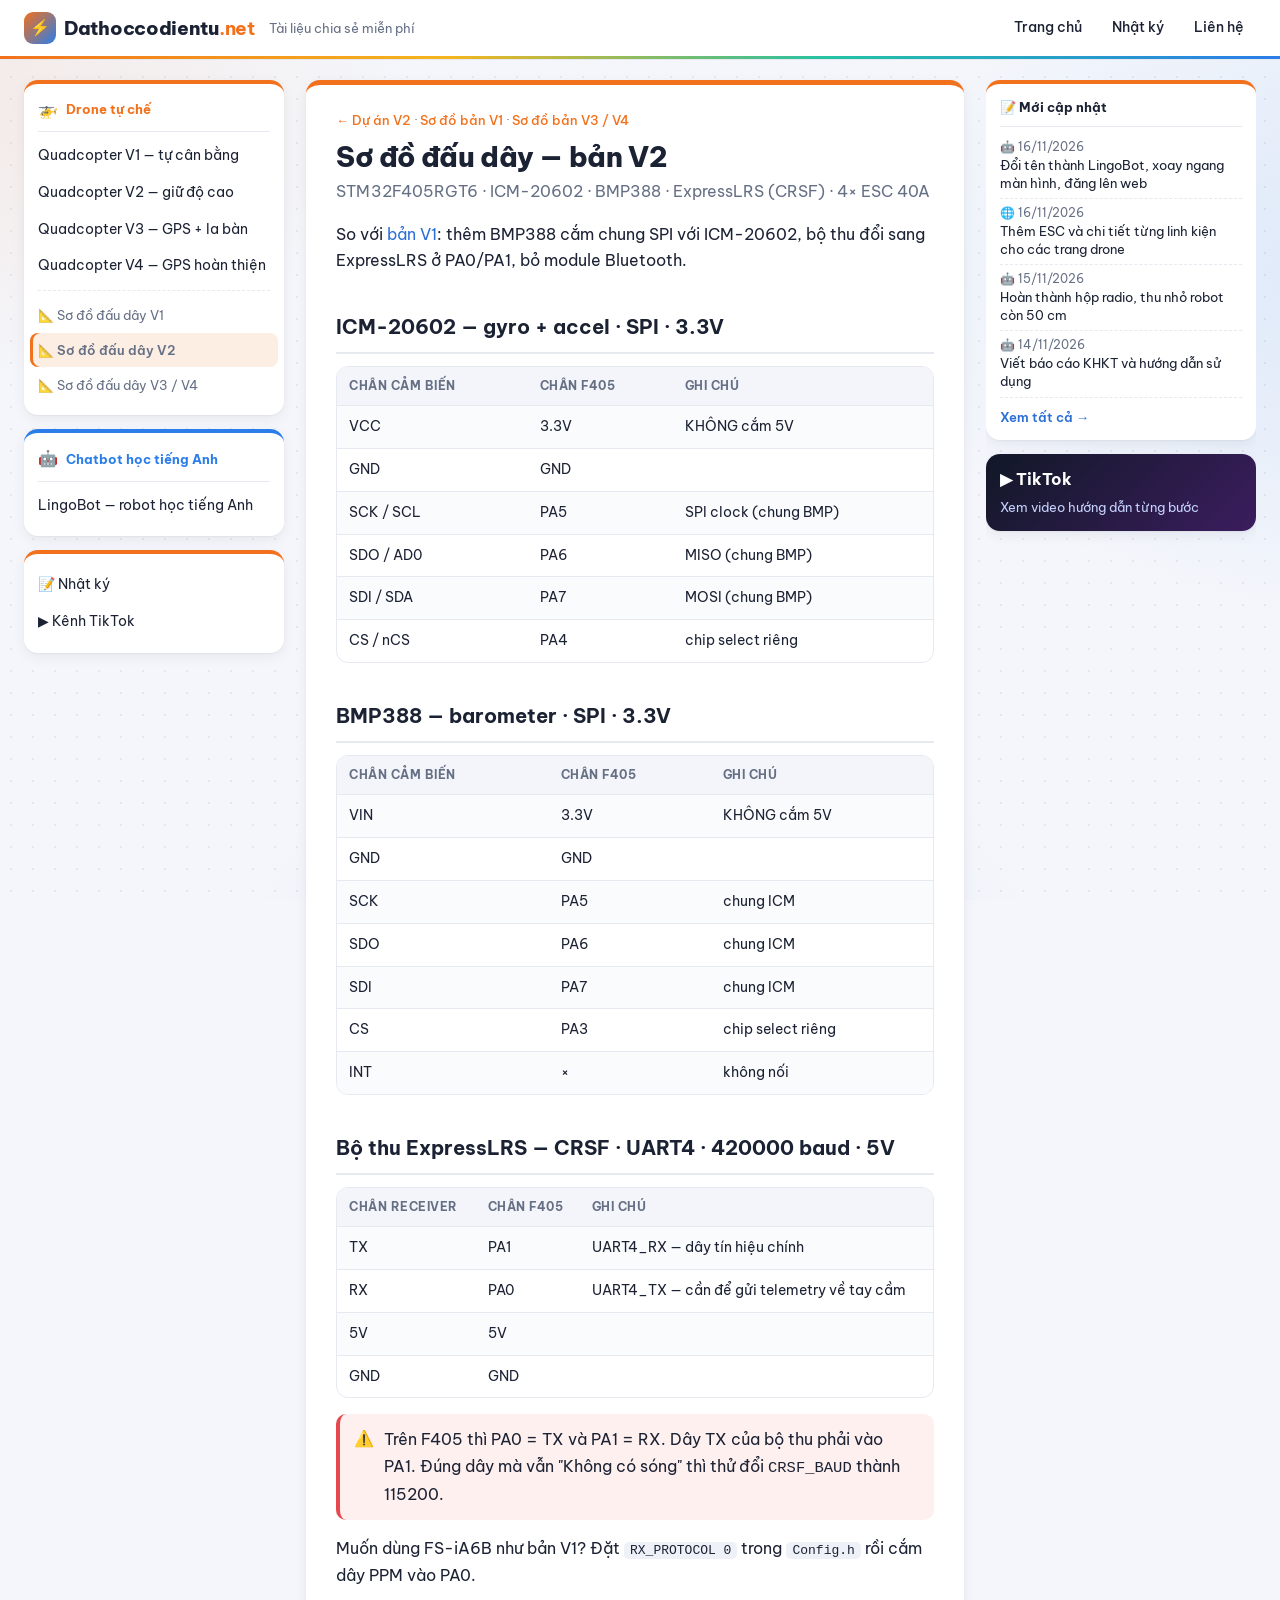
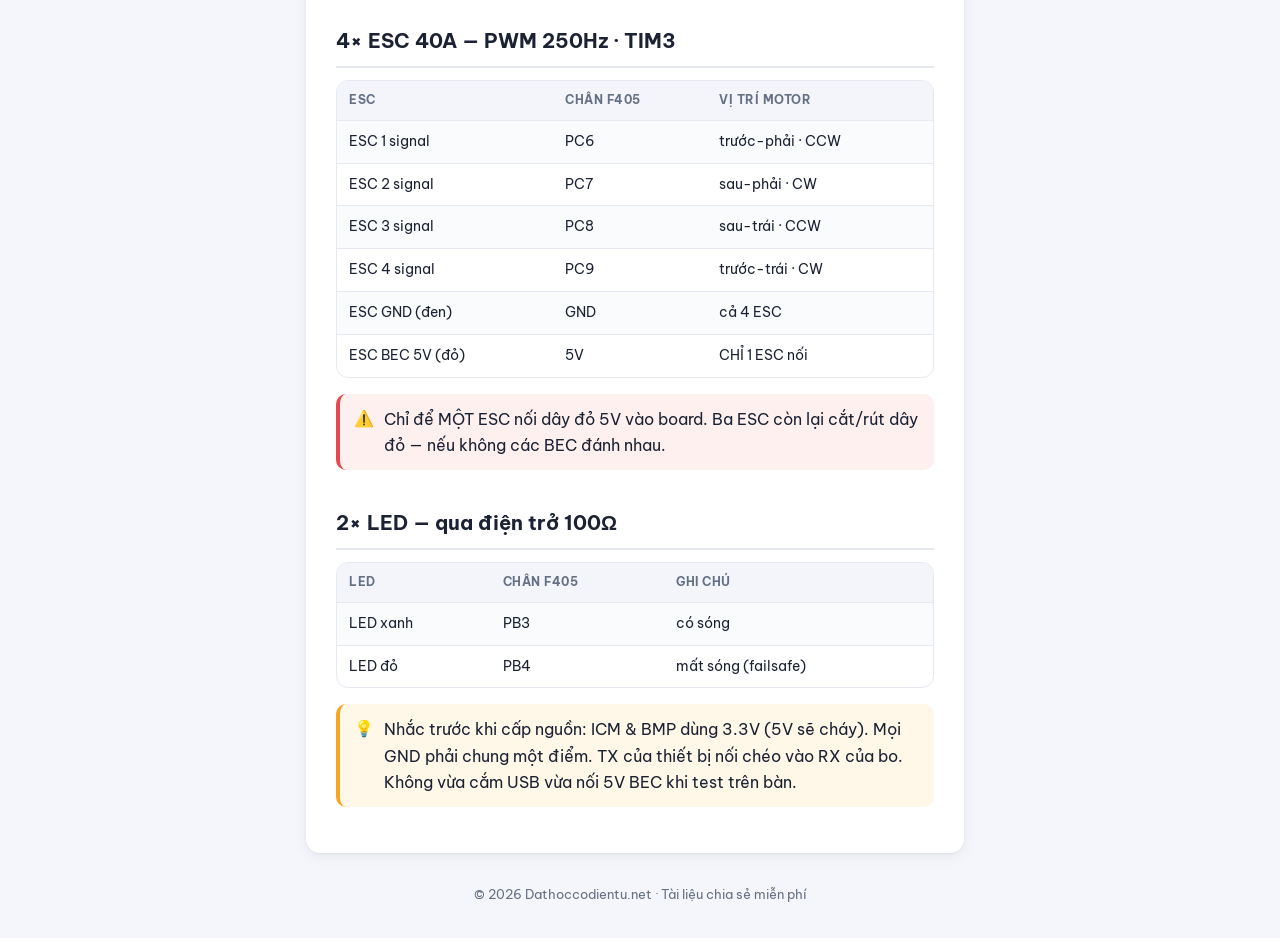
<file: so-do-v2.html>
<!doctype html>
<html lang="vi">
<head>
<meta charset="utf-8">
<meta name="viewport" content="width=device-width, initial-scale=1">
<title>Sơ đồ đấu dây drone F450 bản V2 — STM32F405, ICM-20602, BMP388</title>
<link rel="stylesheet" href="style.css">
</head>
<body>
<header id="top"></header>
<div class="wrap">
  <aside id="nav"></aside>
  <main>
    <p class="crumbs"><a href="v2.html">← Dự án V2</a> · <a href="so-do-v1.html">Sơ đồ bản V1</a> · <a href="so-do-v4.html">Sơ đồ bản V3 / V4</a></p>
    <h1>Sơ đồ đấu dây — bản V2</h1>
    <p class="sub">STM32F405RGT6 · ICM-20602 · BMP388 · ExpressLRS (CRSF) · 4× ESC 40A</p>

    <p>So với <a href="so-do-v1.html">bản V1</a>: thêm BMP388 cắm chung SPI với ICM-20602, bộ thu đổi sang ExpressLRS ở PA0/PA1, bỏ module Bluetooth.</p>

    <h2>ICM-20602 — gyro + accel · SPI · 3.3V</h2>
    <div class="tbl"><table>
      <tr><th>Chân cảm biến</th><th>Chân F405</th><th>Ghi chú</th></tr>
      <tr><td>VCC</td><td>3.3V</td><td>KHÔNG cắm 5V</td></tr>
      <tr><td>GND</td><td>GND</td><td></td></tr>
      <tr><td>SCK / SCL</td><td>PA5</td><td>SPI clock (chung BMP)</td></tr>
      <tr><td>SDO / AD0</td><td>PA6</td><td>MISO (chung BMP)</td></tr>
      <tr><td>SDI / SDA</td><td>PA7</td><td>MOSI (chung BMP)</td></tr>
      <tr><td>CS / nCS</td><td>PA4</td><td>chip select riêng</td></tr>
    </table></div>

    <h2>BMP388 — barometer · SPI · 3.3V</h2>
    <div class="tbl"><table>
      <tr><th>Chân cảm biến</th><th>Chân F405</th><th>Ghi chú</th></tr>
      <tr><td>VIN</td><td>3.3V</td><td>KHÔNG cắm 5V</td></tr>
      <tr><td>GND</td><td>GND</td><td></td></tr>
      <tr><td>SCK</td><td>PA5</td><td>chung ICM</td></tr>
      <tr><td>SDO</td><td>PA6</td><td>chung ICM</td></tr>
      <tr><td>SDI</td><td>PA7</td><td>chung ICM</td></tr>
      <tr><td>CS</td><td>PA3</td><td>chip select riêng</td></tr>
      <tr><td>INT</td><td>×</td><td>không nối</td></tr>
    </table></div>

    <h2>Bộ thu ExpressLRS — CRSF · UART4 · 420000 baud · 5V</h2>
    <div class="tbl"><table>
      <tr><th>Chân receiver</th><th>Chân F405</th><th>Ghi chú</th></tr>
      <tr><td>TX</td><td>PA1</td><td>UART4_RX — dây tín hiệu chính</td></tr>
      <tr><td>RX</td><td>PA0</td><td>UART4_TX — cần để gửi telemetry về tay cầm</td></tr>
      <tr><td>5V</td><td>5V</td><td></td></tr>
      <tr><td>GND</td><td>GND</td><td></td></tr>
    </table></div>
    <div class="warn">Trên F405 thì PA0 = TX và PA1 = RX. Dây TX của bộ thu phải vào PA1. Đúng dây mà vẫn "Không có sóng" thì thử đổi <code>CRSF_BAUD</code> thành 115200.</div>
    <p>Muốn dùng FS-iA6B như bản V1? Đặt <code>RX_PROTOCOL 0</code> trong <code>Config.h</code> rồi cắm dây PPM vào PA0.</p>

    <h2>4× ESC 40A — PWM 250Hz · TIM3</h2>
    <div class="tbl"><table>
      <tr><th>ESC</th><th>Chân F405</th><th>Vị trí motor</th></tr>
      <tr><td>ESC 1 signal</td><td>PC6</td><td>trước-phải · CCW</td></tr>
      <tr><td>ESC 2 signal</td><td>PC7</td><td>sau-phải · CW</td></tr>
      <tr><td>ESC 3 signal</td><td>PC8</td><td>sau-trái · CCW</td></tr>
      <tr><td>ESC 4 signal</td><td>PC9</td><td>trước-trái · CW</td></tr>
      <tr><td>ESC GND (đen)</td><td>GND</td><td>cả 4 ESC</td></tr>
      <tr><td>ESC BEC 5V (đỏ)</td><td>5V</td><td>CHỈ 1 ESC nối</td></tr>
    </table></div>
    <div class="warn">Chỉ để MỘT ESC nối dây đỏ 5V vào board. Ba ESC còn lại cắt/rút dây đỏ — nếu không các BEC đánh nhau.</div>

    <h2>2× LED — qua điện trở 100Ω</h2>
    <div class="tbl"><table>
      <tr><th>LED</th><th>Chân F405</th><th>Ghi chú</th></tr>
      <tr><td>LED xanh</td><td>PB3</td><td>có sóng</td></tr>
      <tr><td>LED đỏ</td><td>PB4</td><td>mất sóng (failsafe)</td></tr>
    </table></div>

    <div class="note">Nhắc trước khi cấp nguồn: ICM &amp; BMP dùng 3.3V (5V sẽ cháy). Mọi GND phải chung một điểm. TX của thiết bị nối chéo vào RX của bo. Không vừa cắm USB vừa nối 5V BEC khi test trên bàn.</div>
  </main>
</div>
<footer id="foot"></footer>
<script src="site.js"></script>
</body>
</html>
</file>
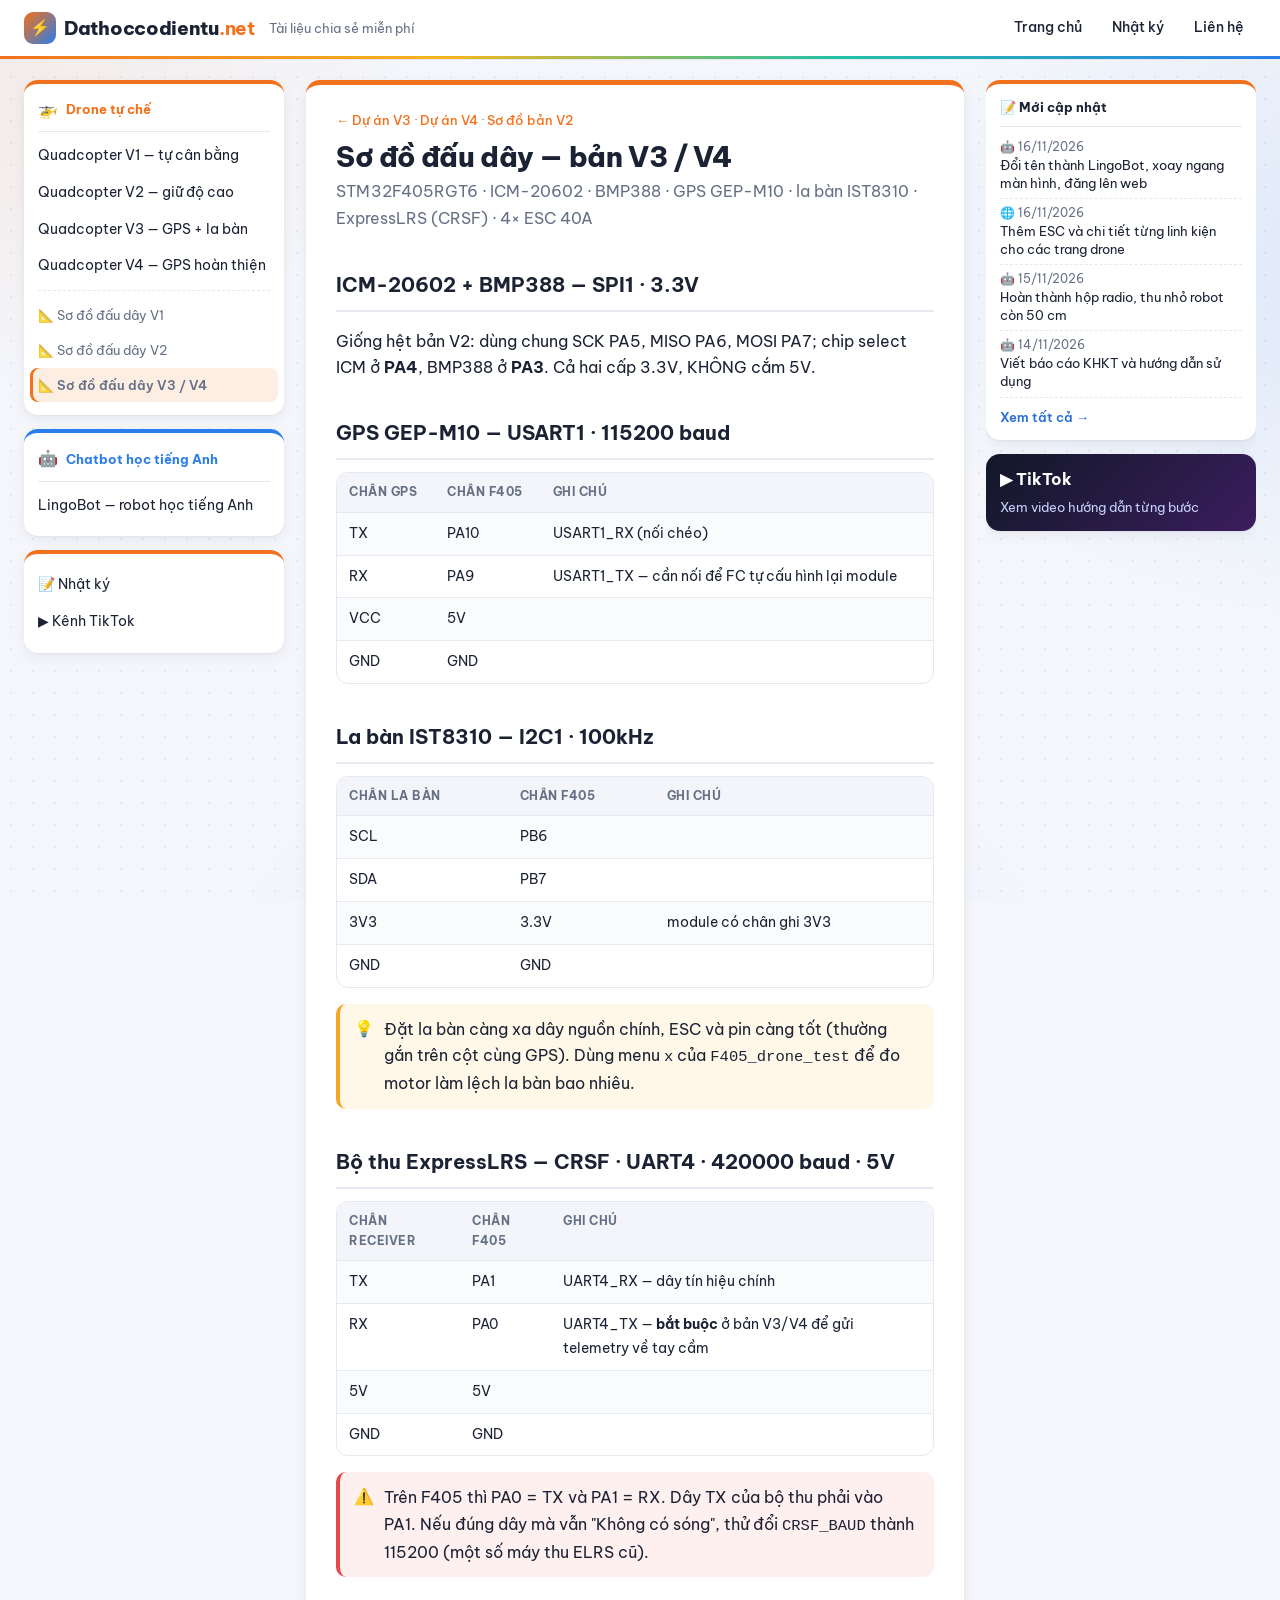
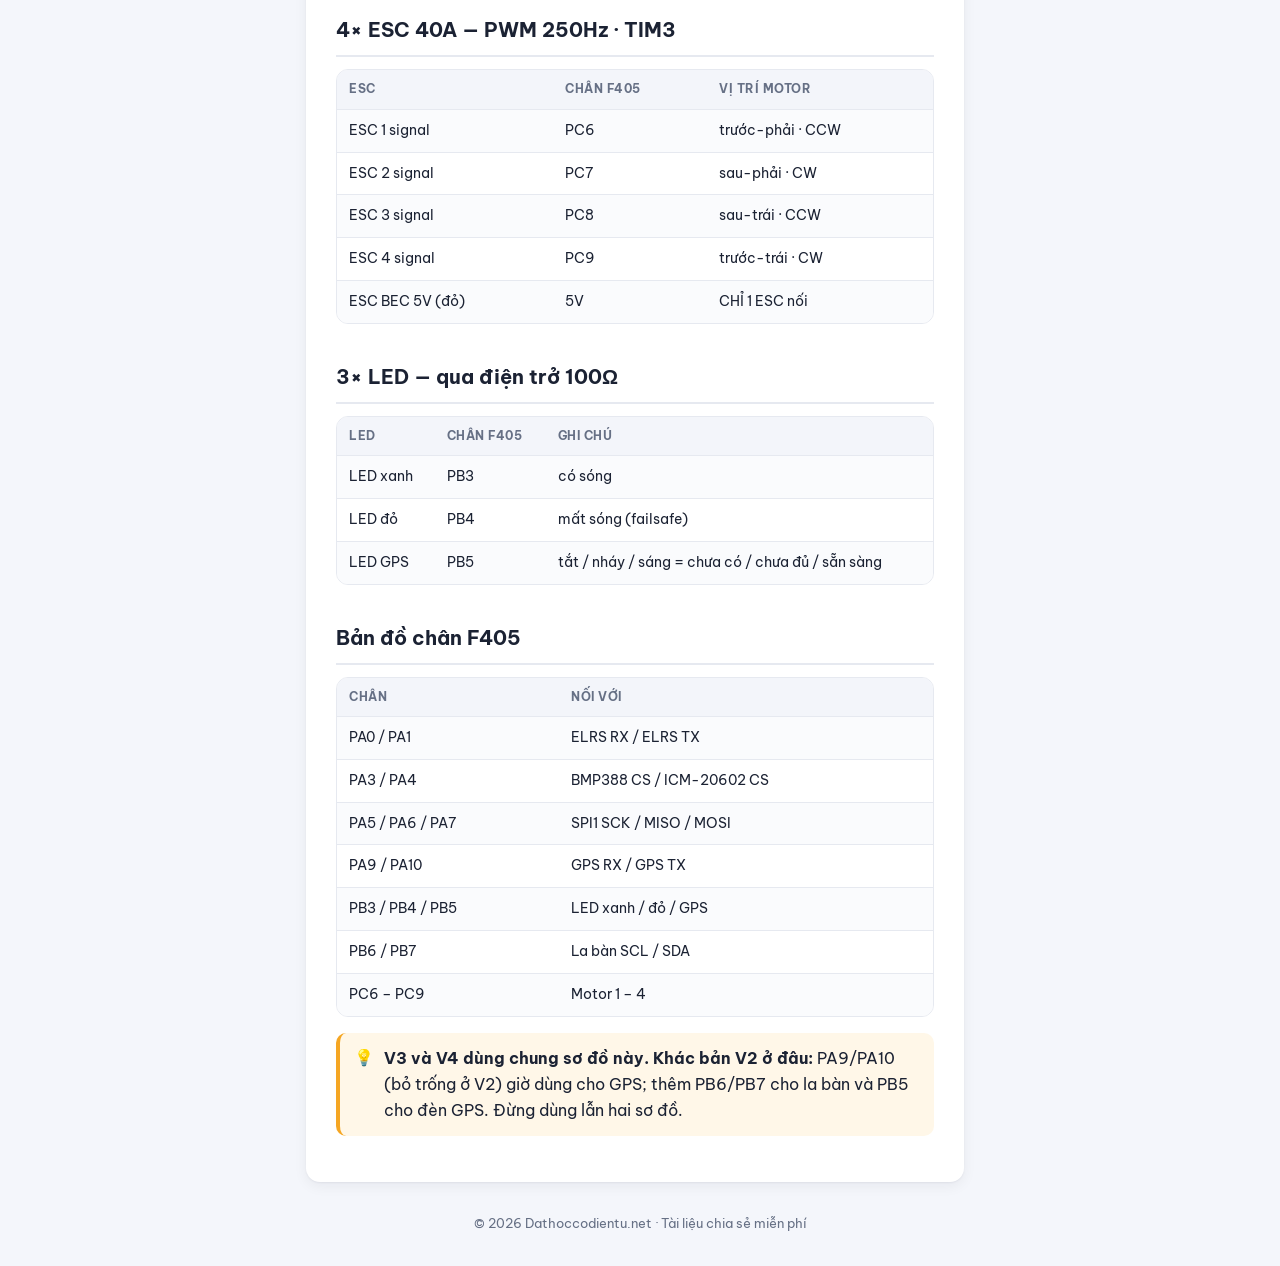
<file: so-do-v4.html>
<!doctype html>
<html lang="vi">
<head>
<meta charset="utf-8">
<meta name="viewport" content="width=device-width, initial-scale=1">
<title>Sơ đồ đấu dây drone F450 bản V3 / V4 — STM32F405, GPS M10, IST8310, ExpressLRS</title>
<link rel="stylesheet" href="style.css">
</head>
<body>
<header id="top"></header>
<div class="wrap">
  <aside id="nav"></aside>
  <main>
    <p class="crumbs"><a href="v3.html">← Dự án V3</a> · <a href="v4.html">Dự án V4</a> · <a href="so-do-v2.html">Sơ đồ bản V2</a></p>
    <h1>Sơ đồ đấu dây — bản V3 / V4</h1>
    <p class="sub">STM32F405RGT6 · ICM-20602 · BMP388 · GPS GEP-M10 · la bàn IST8310 · ExpressLRS (CRSF) · 4× ESC 40A</p>

    <h2>ICM-20602 + BMP388 — SPI1 · 3.3V</h2>
    <p>Giống hệt bản V2: dùng chung SCK PA5, MISO PA6, MOSI PA7; chip select ICM ở <b>PA4</b>, BMP388 ở <b>PA3</b>. Cả hai cấp 3.3V, KHÔNG cắm 5V.</p>

    <h2>GPS GEP-M10 — USART1 · 115200 baud</h2>
    <div class="tbl"><table>
      <tr><th>Chân GPS</th><th>Chân F405</th><th>Ghi chú</th></tr>
      <tr><td>TX</td><td>PA10</td><td>USART1_RX (nối chéo)</td></tr>
      <tr><td>RX</td><td>PA9</td><td>USART1_TX — cần nối để FC tự cấu hình lại module</td></tr>
      <tr><td>VCC</td><td>5V</td><td></td></tr>
      <tr><td>GND</td><td>GND</td><td></td></tr>
    </table></div>

    <h2>La bàn IST8310 — I2C1 · 100kHz</h2>
    <div class="tbl"><table>
      <tr><th>Chân la bàn</th><th>Chân F405</th><th>Ghi chú</th></tr>
      <tr><td>SCL</td><td>PB6</td><td></td></tr>
      <tr><td>SDA</td><td>PB7</td><td></td></tr>
      <tr><td>3V3</td><td>3.3V</td><td>module có chân ghi 3V3</td></tr>
      <tr><td>GND</td><td>GND</td><td></td></tr>
    </table></div>
    <div class="note">Đặt la bàn càng xa dây nguồn chính, ESC và pin càng tốt (thường gắn trên cột cùng GPS). Dùng menu <code>x</code> của <code>F405_drone_test</code> để đo motor làm lệch la bàn bao nhiêu.</div>

    <h2>Bộ thu ExpressLRS — CRSF · UART4 · 420000 baud · 5V</h2>
    <div class="tbl"><table>
      <tr><th>Chân receiver</th><th>Chân F405</th><th>Ghi chú</th></tr>
      <tr><td>TX</td><td>PA1</td><td>UART4_RX — dây tín hiệu chính</td></tr>
      <tr><td>RX</td><td>PA0</td><td>UART4_TX — <b>bắt buộc</b> ở bản V3/V4 để gửi telemetry về tay cầm</td></tr>
      <tr><td>5V</td><td>5V</td><td></td></tr>
      <tr><td>GND</td><td>GND</td><td></td></tr>
    </table></div>
    <div class="warn">Trên F405 thì PA0 = TX và PA1 = RX. Dây TX của bộ thu phải vào PA1. Nếu đúng dây mà vẫn "Không có sóng", thử đổi <code>CRSF_BAUD</code> thành 115200 (một số máy thu ELRS cũ).</div>

    <h2>4× ESC 40A — PWM 250Hz · TIM3</h2>
    <div class="tbl"><table>
      <tr><th>ESC</th><th>Chân F405</th><th>Vị trí motor</th></tr>
      <tr><td>ESC 1 signal</td><td>PC6</td><td>trước-phải · CCW</td></tr>
      <tr><td>ESC 2 signal</td><td>PC7</td><td>sau-phải · CW</td></tr>
      <tr><td>ESC 3 signal</td><td>PC8</td><td>sau-trái · CCW</td></tr>
      <tr><td>ESC 4 signal</td><td>PC9</td><td>trước-trái · CW</td></tr>
      <tr><td>ESC BEC 5V (đỏ)</td><td>5V</td><td>CHỈ 1 ESC nối</td></tr>
    </table></div>

    <h2>3× LED — qua điện trở 100Ω</h2>
    <div class="tbl"><table>
      <tr><th>LED</th><th>Chân F405</th><th>Ghi chú</th></tr>
      <tr><td>LED xanh</td><td>PB3</td><td>có sóng</td></tr>
      <tr><td>LED đỏ</td><td>PB4</td><td>mất sóng (failsafe)</td></tr>
      <tr><td>LED GPS</td><td>PB5</td><td>tắt / nháy / sáng = chưa có / chưa đủ / sẵn sàng</td></tr>
    </table></div>

    <h2>Bản đồ chân F405</h2>
    <div class="tbl"><table>
      <tr><th>Chân</th><th>Nối với</th></tr>
      <tr><td>PA0 / PA1</td><td>ELRS RX / ELRS TX</td></tr>
      <tr><td>PA3 / PA4</td><td>BMP388 CS / ICM-20602 CS</td></tr>
      <tr><td>PA5 / PA6 / PA7</td><td>SPI1 SCK / MISO / MOSI</td></tr>
      <tr><td>PA9 / PA10</td><td>GPS RX / GPS TX</td></tr>
      <tr><td>PB3 / PB4 / PB5</td><td>LED xanh / đỏ / GPS</td></tr>
      <tr><td>PB6 / PB7</td><td>La bàn SCL / SDA</td></tr>
      <tr><td>PC6 – PC9</td><td>Motor 1 – 4</td></tr>
    </table></div>

    <div class="note"><b>V3 và V4 dùng chung sơ đồ này.</b> <b>Khác bản V2 ở đâu:</b> PA9/PA10 (bỏ trống ở V2) giờ dùng cho GPS; thêm PB6/PB7 cho la bàn và PB5 cho đèn GPS. Đừng dùng lẫn hai sơ đồ.</div>
  </main>
</div>
<footer id="foot"></footer>
<script src="site.js"></script>
</body>
</html>
</file>
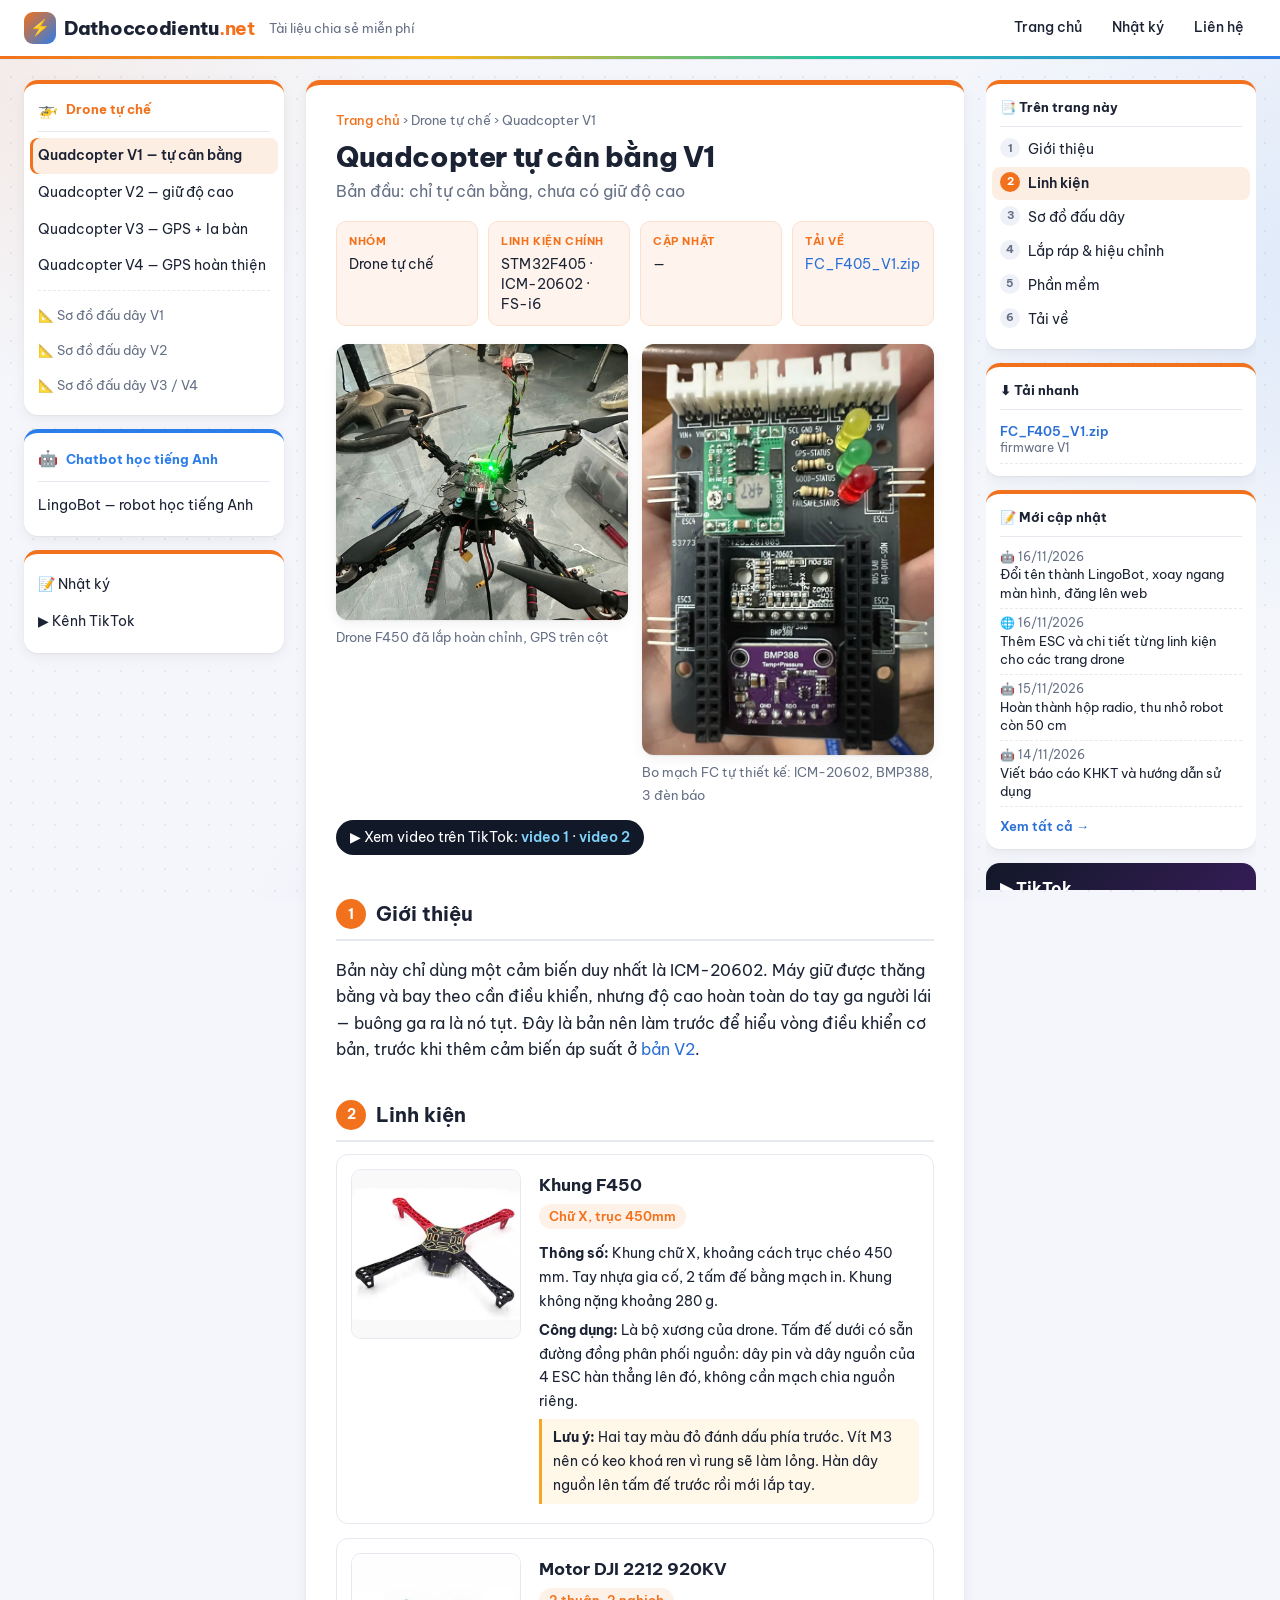
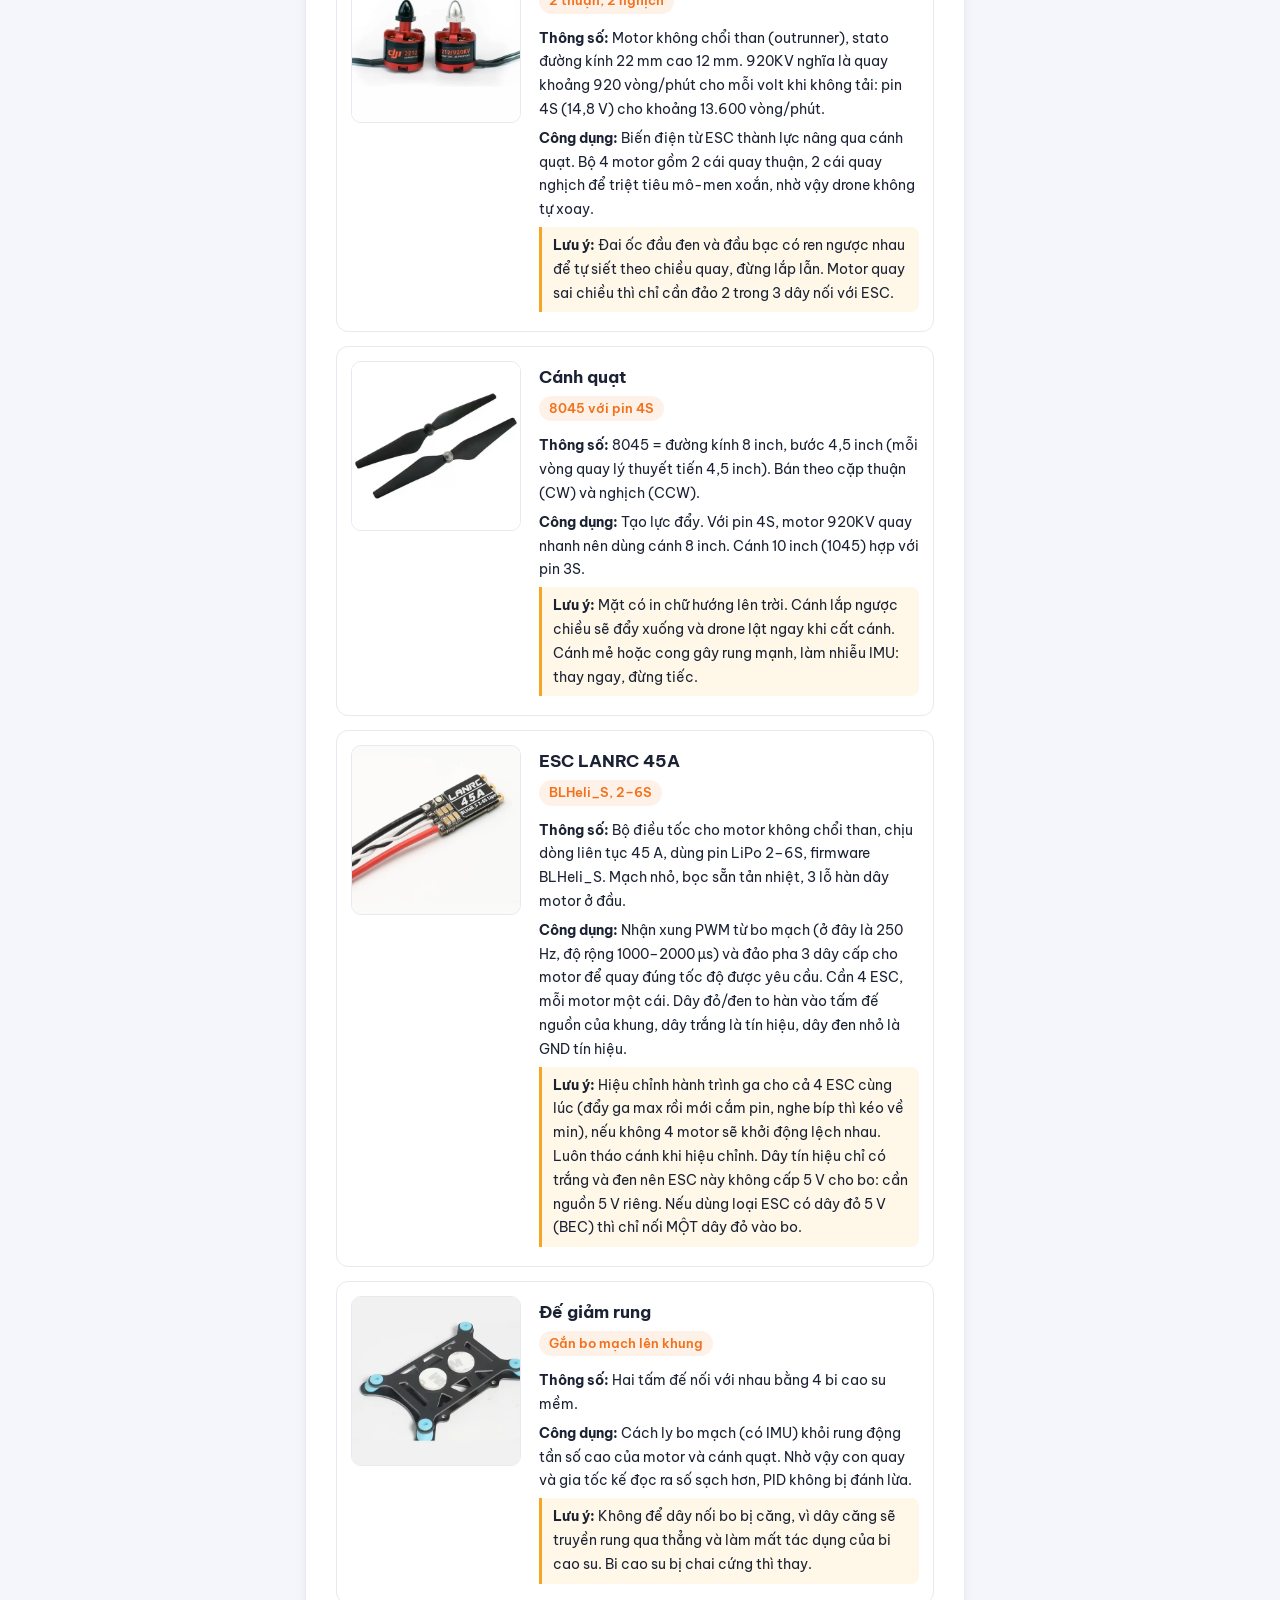
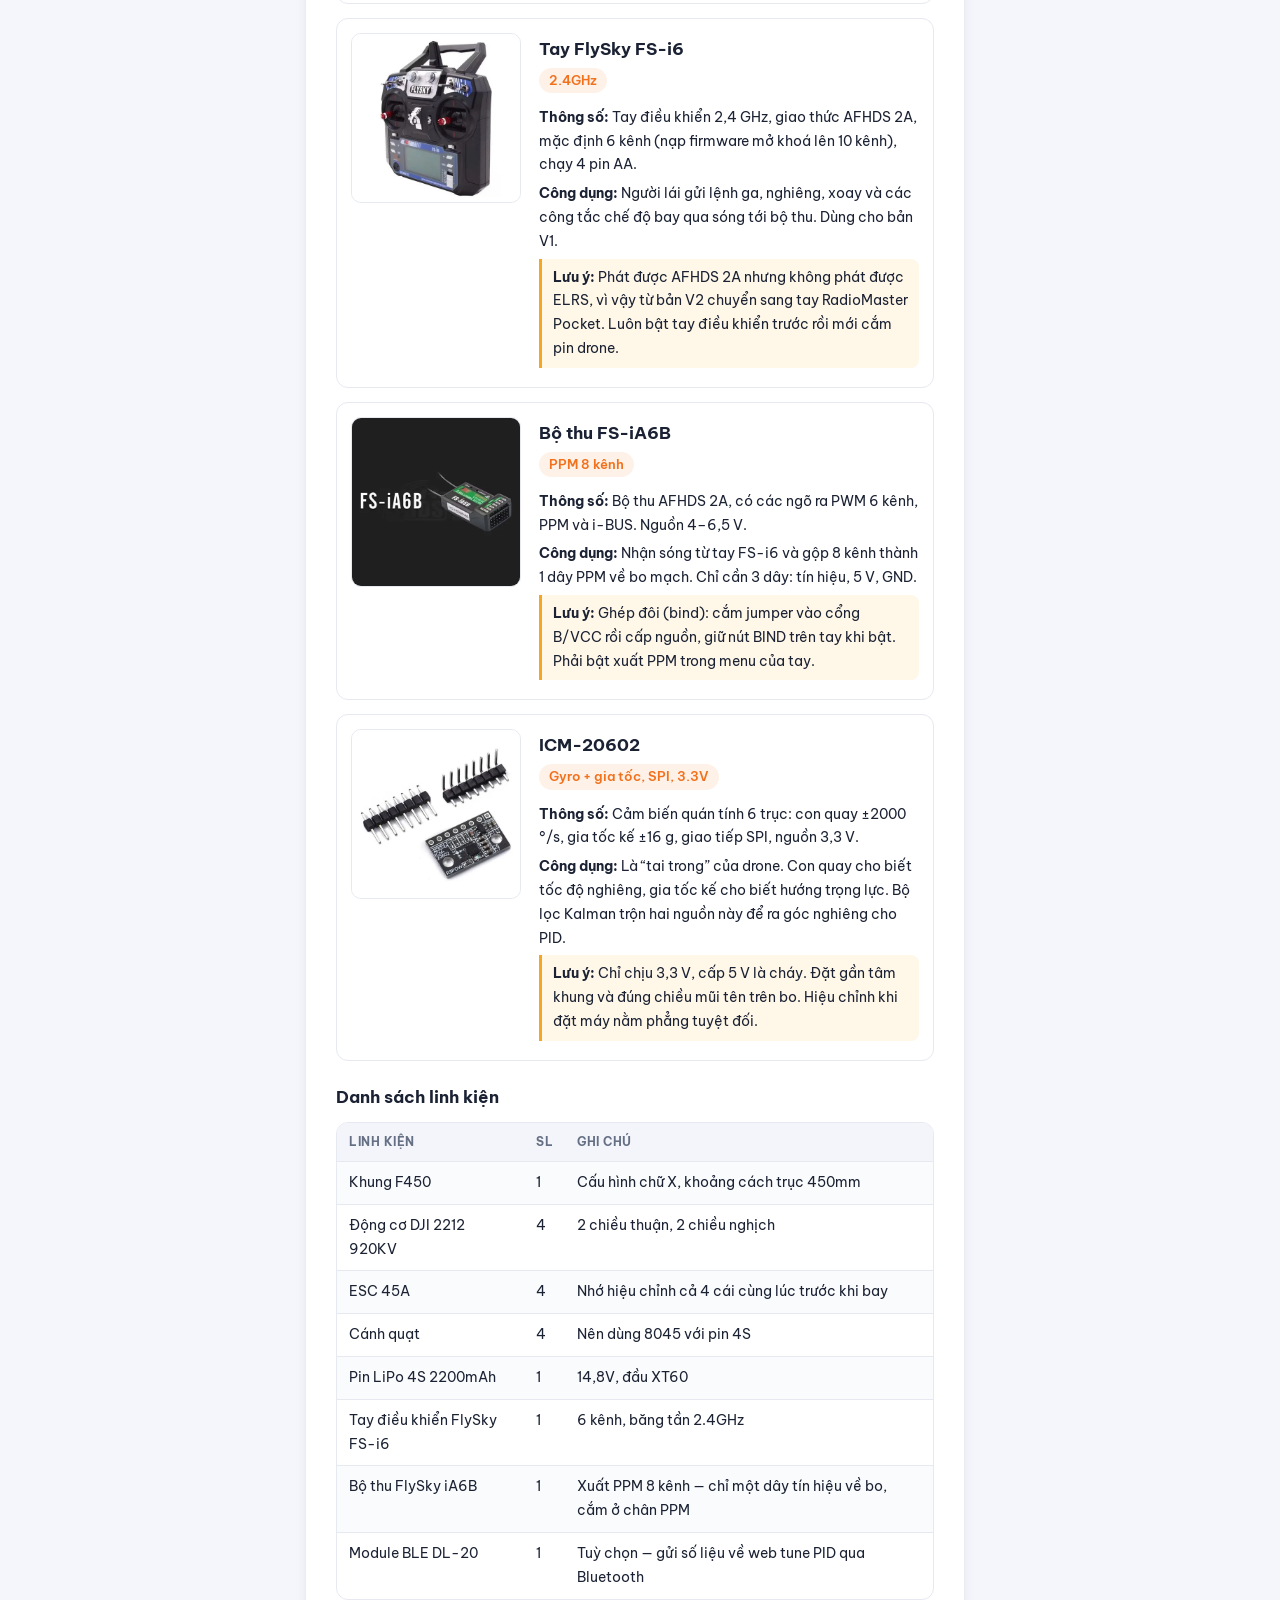
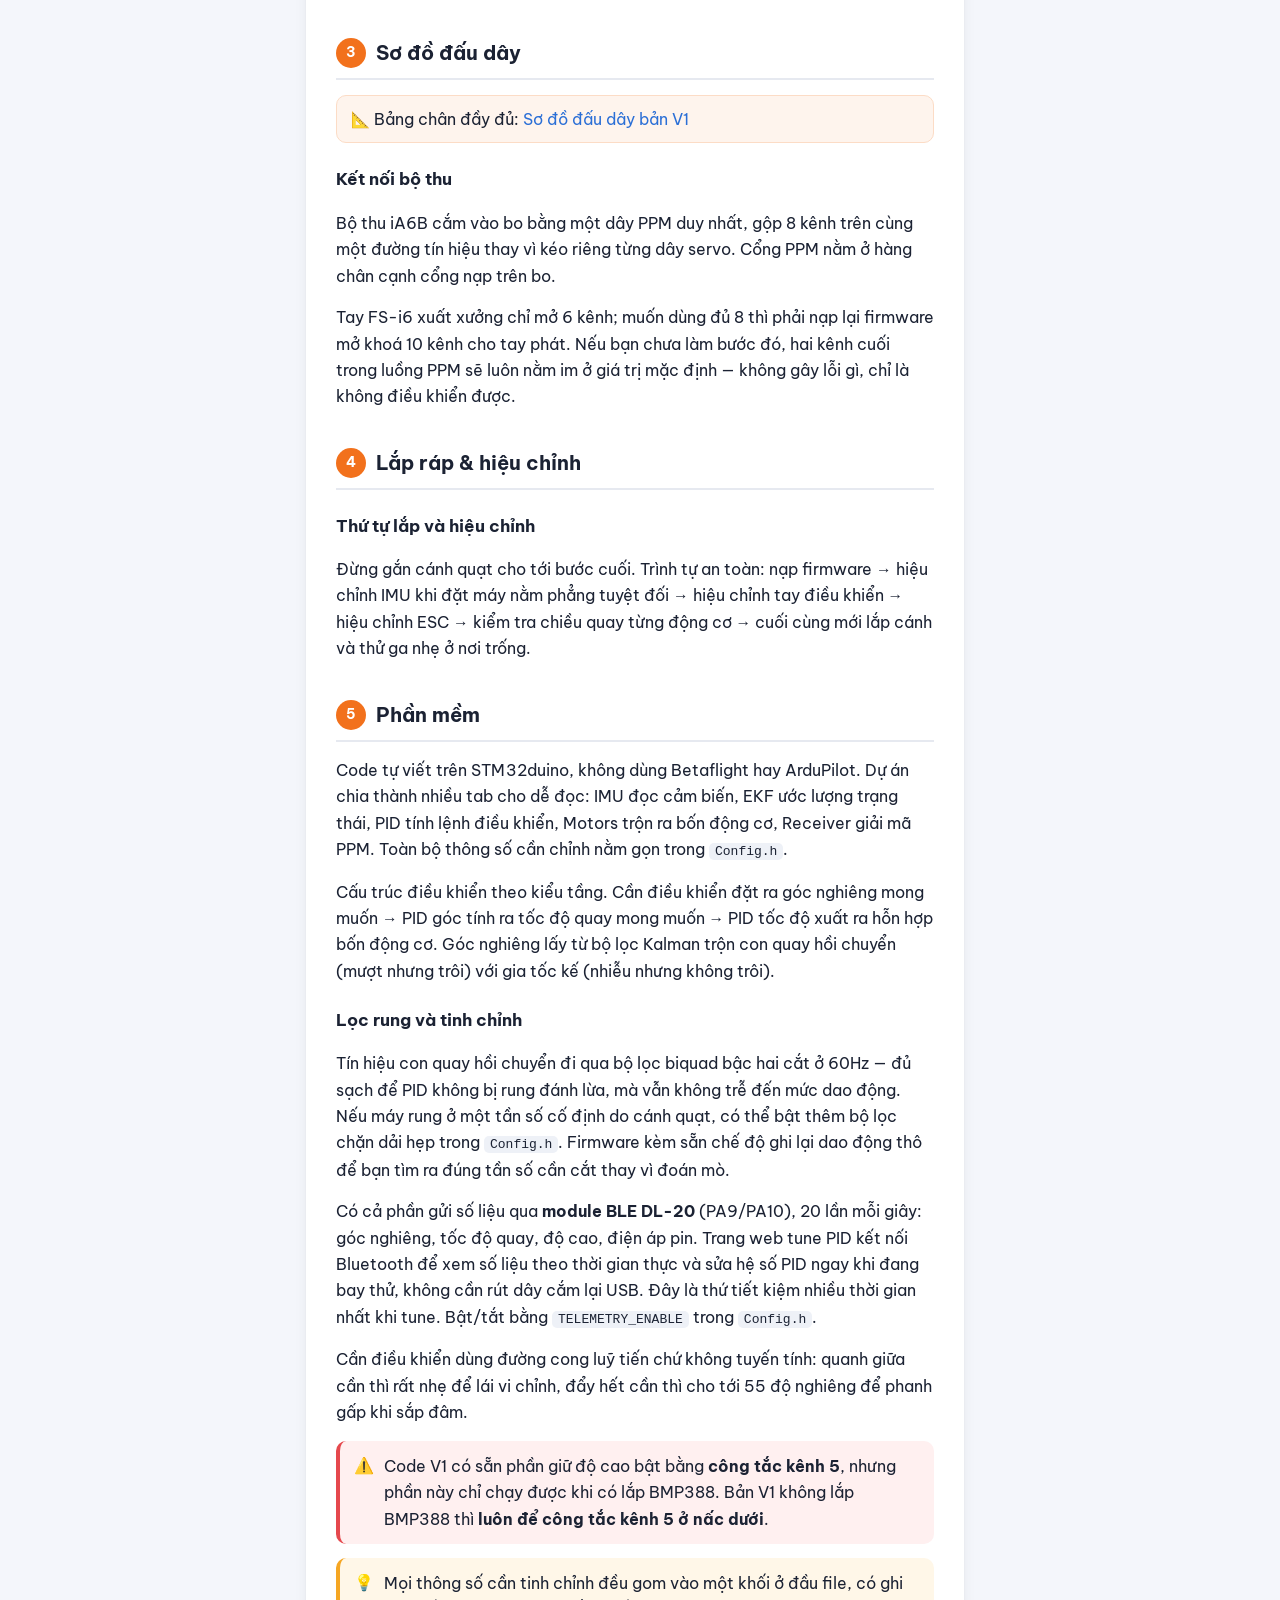
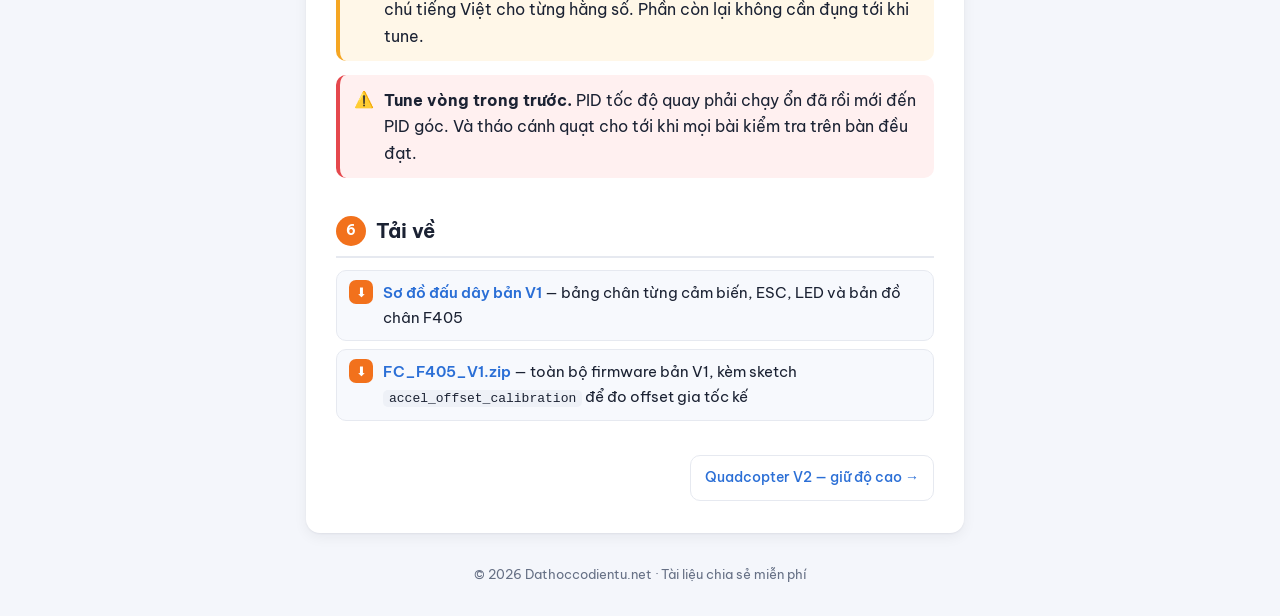
<file: v1.html>
<!doctype html>
<html lang="vi">
<head>
<meta charset="utf-8">
<meta name="viewport" content="width=device-width, initial-scale=1">
<title>Quadcopter tự cân bằng V1 — STM32F405 + ICM20602</title>
<meta name="description" content="Drone F450 tự chế bản V1: STM32F405 + ICM-20602, chỉ tự cân bằng, firmware tự viết trên STM32duino.">
<link rel="stylesheet" href="style.css">
</head>
<body>
<header id="top"></header>
<div class="wrap">
  <aside id="nav"></aside>
  <main>

    <h1>Quadcopter tự cân bằng V1</h1>
    <p class="sub">Bản đầu: chỉ tự cân bằng, chưa có giữ độ cao</p>
    <div class="summary" data-project="v1"></div>

    <div class="photos">
      <figure><img src="drone.webp" alt="Drone F450 tự chế đã lắp hoàn chỉnh" width="900" height="852" loading="lazy"><figcaption>Drone F450 đã lắp hoàn chỉnh, GPS trên cột</figcaption></figure>
      <figure><img src="fc-board.webp" alt="Bo mạch FC tự thiết kế với ICM-20602 và BMP388" width="638" height="900" loading="lazy"><figcaption>Bo mạch FC tự thiết kế: ICM-20602, BMP388, 3 đèn báo</figcaption></figure>
    </div>
    <p class="tiktok-links">▶ Xem video trên TikTok: <a href="https://www.tiktok.com/@dathoccodientu.03/video/7663343187334794504" target="_blank" rel="noopener">video 1</a> · <a href="https://www.tiktok.com/@dathoccodientu.03/video/7666671470998801682" target="_blank" rel="noopener">video 2</a></p>
    <nav class="toc" id="toc"></nav>

    <h2 id="gioi-thieu">Giới thiệu</h2>
    <p>Bản này chỉ dùng một cảm biến duy nhất là ICM-20602. Máy giữ được thăng bằng và bay theo cần điều khiển, nhưng độ cao hoàn toàn do tay ga người lái — buông ga ra là nó tụt. Đây là bản nên làm trước để hiểu vòng điều khiển cơ bản, trước khi thêm cảm biến áp suất ở <a href="v2.html">bản V2</a>.</p>

    <h2 id="linh-kien">Linh kiện</h2>
    <div class="parts" data-parts="frame,motor,prop,esc,damping,tx,ia6b,icm"></div>
    <h3>Danh sách linh kiện</h3>
    <div class="tbl"><table>
      <tr><th>Linh kiện</th><th>SL</th><th>Ghi chú</th></tr>
      <tr><td>Khung F450</td><td>1</td><td>Cấu hình chữ X, khoảng cách trục 450mm</td></tr>
      <tr><td>Động cơ DJI 2212 920KV</td><td>4</td><td>2 chiều thuận, 2 chiều nghịch</td></tr>
      <tr><td>ESC 45A</td><td>4</td><td>Nhớ hiệu chỉnh cả 4 cái cùng lúc trước khi bay</td></tr>
      <tr><td>Cánh quạt</td><td>4</td><td>Nên dùng 8045 với pin 4S</td></tr>
      <tr><td>Pin LiPo 4S 2200mAh</td><td>1</td><td>14,8V, đầu XT60</td></tr>
      <tr><td>Tay điều khiển FlySky FS-i6</td><td>1</td><td>6 kênh, băng tần 2.4GHz</td></tr>
      <tr><td>Bộ thu FlySky iA6B</td><td>1</td><td>Xuất PPM 8 kênh — chỉ một dây tín hiệu về bo, cắm ở chân PPM</td></tr>
      <tr><td>Module BLE DL-20</td><td>1</td><td>Tuỳ chọn — gửi số liệu về web tune PID qua Bluetooth</td></tr>
    </table></div>

    <h2 id="so-do">Sơ đồ đấu dây</h2>
    <p class="doc-link">📐 Bảng chân đầy đủ: <a href="so-do-v1.html">Sơ đồ đấu dây bản V1</a></p>

    <h3>Kết nối bộ thu</h3>
    <p>Bộ thu iA6B cắm vào bo bằng một dây PPM duy nhất, gộp 8 kênh trên cùng một đường tín hiệu thay vì kéo riêng từng dây servo. Cổng PPM nằm ở hàng chân cạnh cổng nạp trên bo.</p>
    <p>Tay FS-i6 xuất xưởng chỉ mở 6 kênh; muốn dùng đủ 8 thì phải nạp lại firmware mở khoá 10 kênh cho tay phát. Nếu bạn chưa làm bước đó, hai kênh cuối trong luồng PPM sẽ luôn nằm im ở giá trị mặc định — không gây lỗi gì, chỉ là không điều khiển được.</p>

    <h2 id="lap-rap">Lắp ráp & hiệu chỉnh</h2>
    <h3>Thứ tự lắp và hiệu chỉnh</h3>
    <p>Đừng gắn cánh quạt cho tới bước cuối. Trình tự an toàn: nạp firmware → hiệu chỉnh IMU khi đặt máy nằm phẳng tuyệt đối → hiệu chỉnh tay điều khiển → hiệu chỉnh ESC → kiểm tra chiều quay từng động cơ → cuối cùng mới lắp cánh và thử ga nhẹ ở nơi trống.</p>

    <h2 id="phan-mem">Phần mềm</h2>
    <p>Code tự viết trên STM32duino, không dùng Betaflight hay ArduPilot. Dự án chia thành nhiều tab cho dễ đọc: IMU đọc cảm biến, EKF ước lượng trạng thái, PID tính lệnh điều khiển, Motors trộn ra bốn động cơ, Receiver giải mã PPM. Toàn bộ thông số cần chỉnh nằm gọn trong <code>Config.h</code>.</p>
    <p>Cấu trúc điều khiển theo kiểu tầng. Cần điều khiển đặt ra góc nghiêng mong muốn → PID góc tính ra tốc độ quay mong muốn → PID tốc độ xuất ra hỗn hợp bốn động cơ. Góc nghiêng lấy từ bộ lọc Kalman trộn con quay hồi chuyển (mượt nhưng trôi) với gia tốc kế (nhiễu nhưng không trôi).</p>

    <h3>Lọc rung và tinh chỉnh</h3>
    <p>Tín hiệu con quay hồi chuyển đi qua bộ lọc biquad bậc hai cắt ở 60Hz — đủ sạch để PID không bị rung đánh lừa, mà vẫn không trễ đến mức dao động. Nếu máy rung ở một tần số cố định do cánh quạt, có thể bật thêm bộ lọc chặn dải hẹp trong <code>Config.h</code>. Firmware kèm sẵn chế độ ghi lại dao động thô để bạn tìm ra đúng tần số cần cắt thay vì đoán mò.</p>
    <p>Có cả phần gửi số liệu qua <b>module BLE DL-20</b> (PA9/PA10), 20 lần mỗi giây: góc nghiêng, tốc độ quay, độ cao, điện áp pin. Trang web tune PID kết nối Bluetooth để xem số liệu theo thời gian thực và sửa hệ số PID ngay khi đang bay thử, không cần rút dây cắm lại USB. Đây là thứ tiết kiệm nhiều thời gian nhất khi tune. Bật/tắt bằng <code>TELEMETRY_ENABLE</code> trong <code>Config.h</code>.</p>
    <p>Cần điều khiển dùng đường cong luỹ tiến chứ không tuyến tính: quanh giữa cần thì rất nhẹ để lái vi chỉnh, đẩy hết cần thì cho tới 55 độ nghiêng để phanh gấp khi sắp đâm.</p>

    <div class="warn">Code V1 có sẵn phần giữ độ cao bật bằng <b>công tắc kênh 5</b>, nhưng phần này chỉ chạy được khi có lắp BMP388. Bản V1 không lắp BMP388 thì <b>luôn để công tắc kênh 5 ở nấc dưới</b>.</div>
    <div class="note">Mọi thông số cần tinh chỉnh đều gom vào một khối ở đầu file, có ghi chú tiếng Việt cho từng hằng số. Phần còn lại không cần đụng tới khi tune.</div>
    <div class="warn"><b>Tune vòng trong trước.</b> PID tốc độ quay phải chạy ổn đã rồi mới đến PID góc. Và tháo cánh quạt cho tới khi mọi bài kiểm tra trên bàn đều đạt.</div>

    <h2 id="tai-ve">Tải về</h2>
    <ul class="downloads">
      <li><a href="so-do-v1.html">Sơ đồ đấu dây bản V1</a> — bảng chân từng cảm biến, ESC, LED và bản đồ chân F405</li>
      <li><a href="FC_F405_V1.zip">FC_F405_V1.zip</a> — toàn bộ firmware bản V1, kèm sketch <code>accel_offset_calibration</code> để đo offset gia tốc kế</li>
    </ul>
  
    <nav class="pager" id="pager"></nav>
  </main>
</div>
<footer id="foot"></footer>
<script src="site.js"></script>
</body>
</html>
</file>
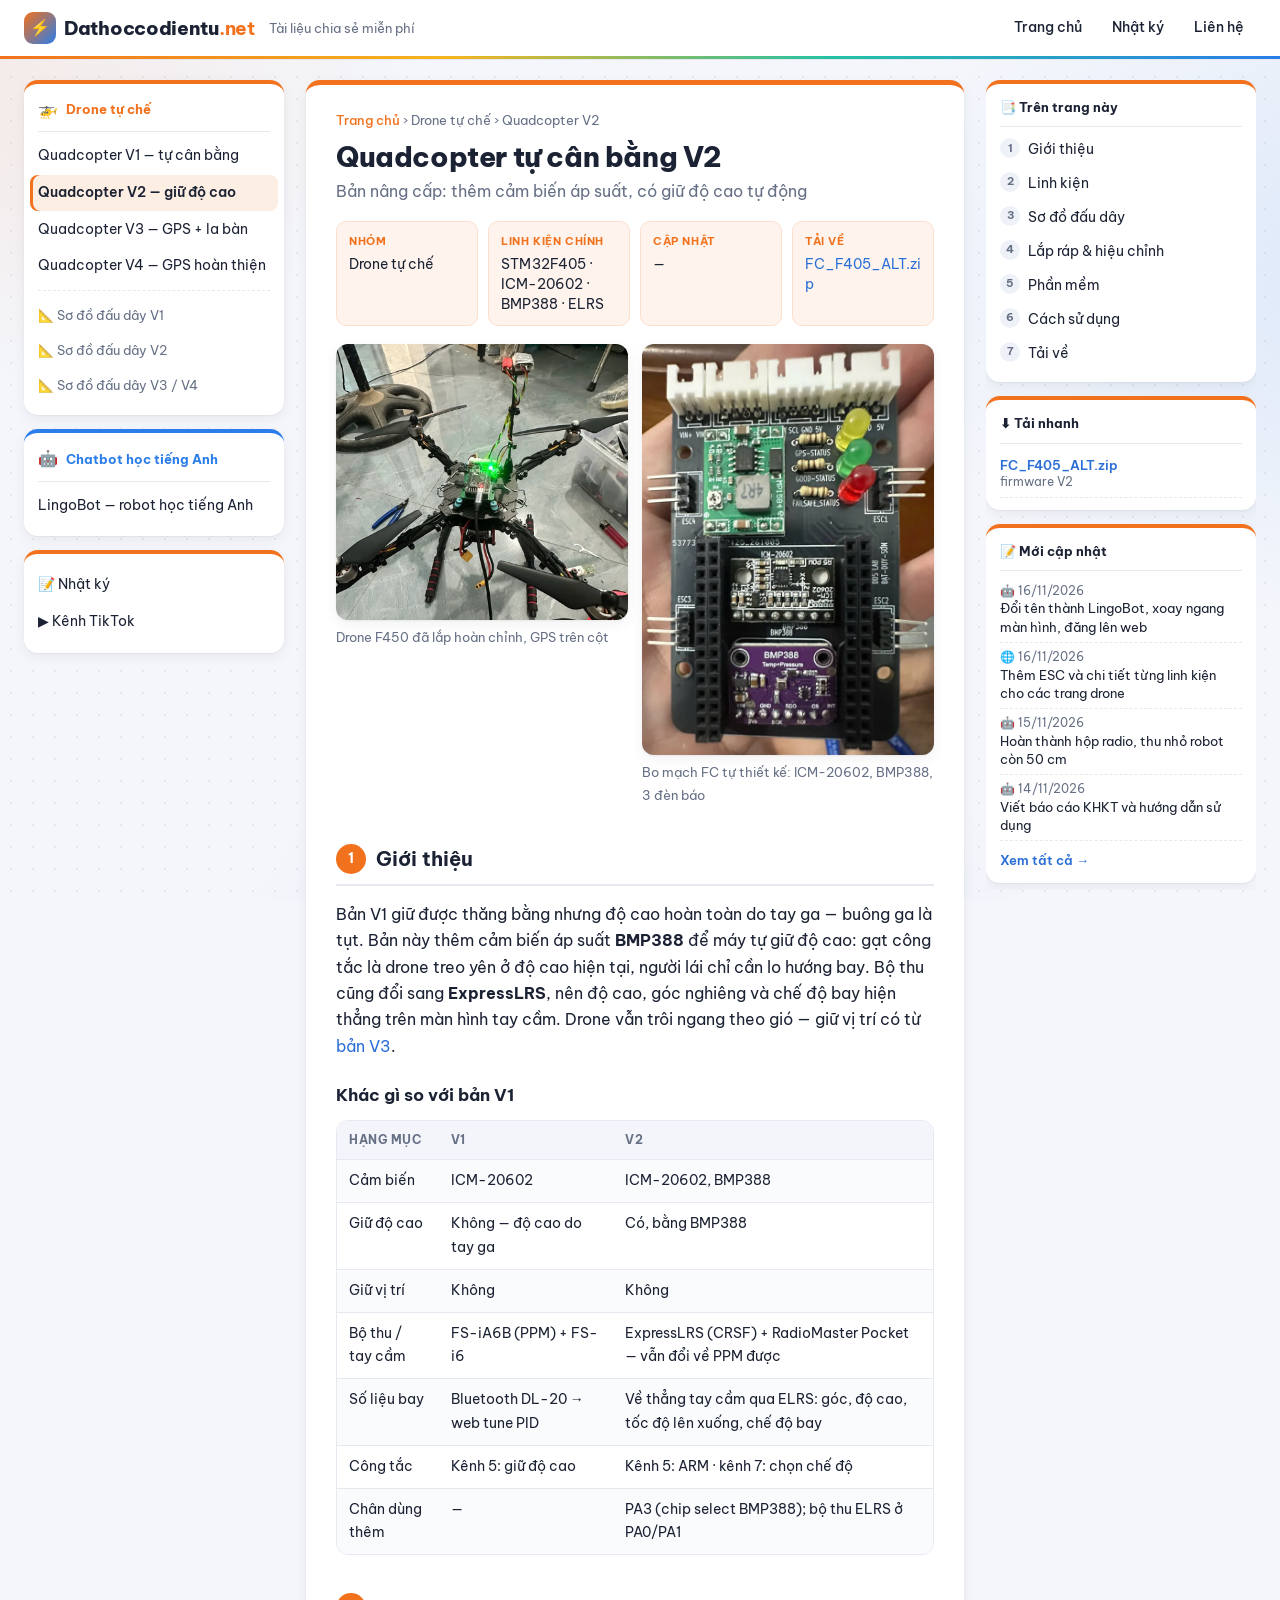
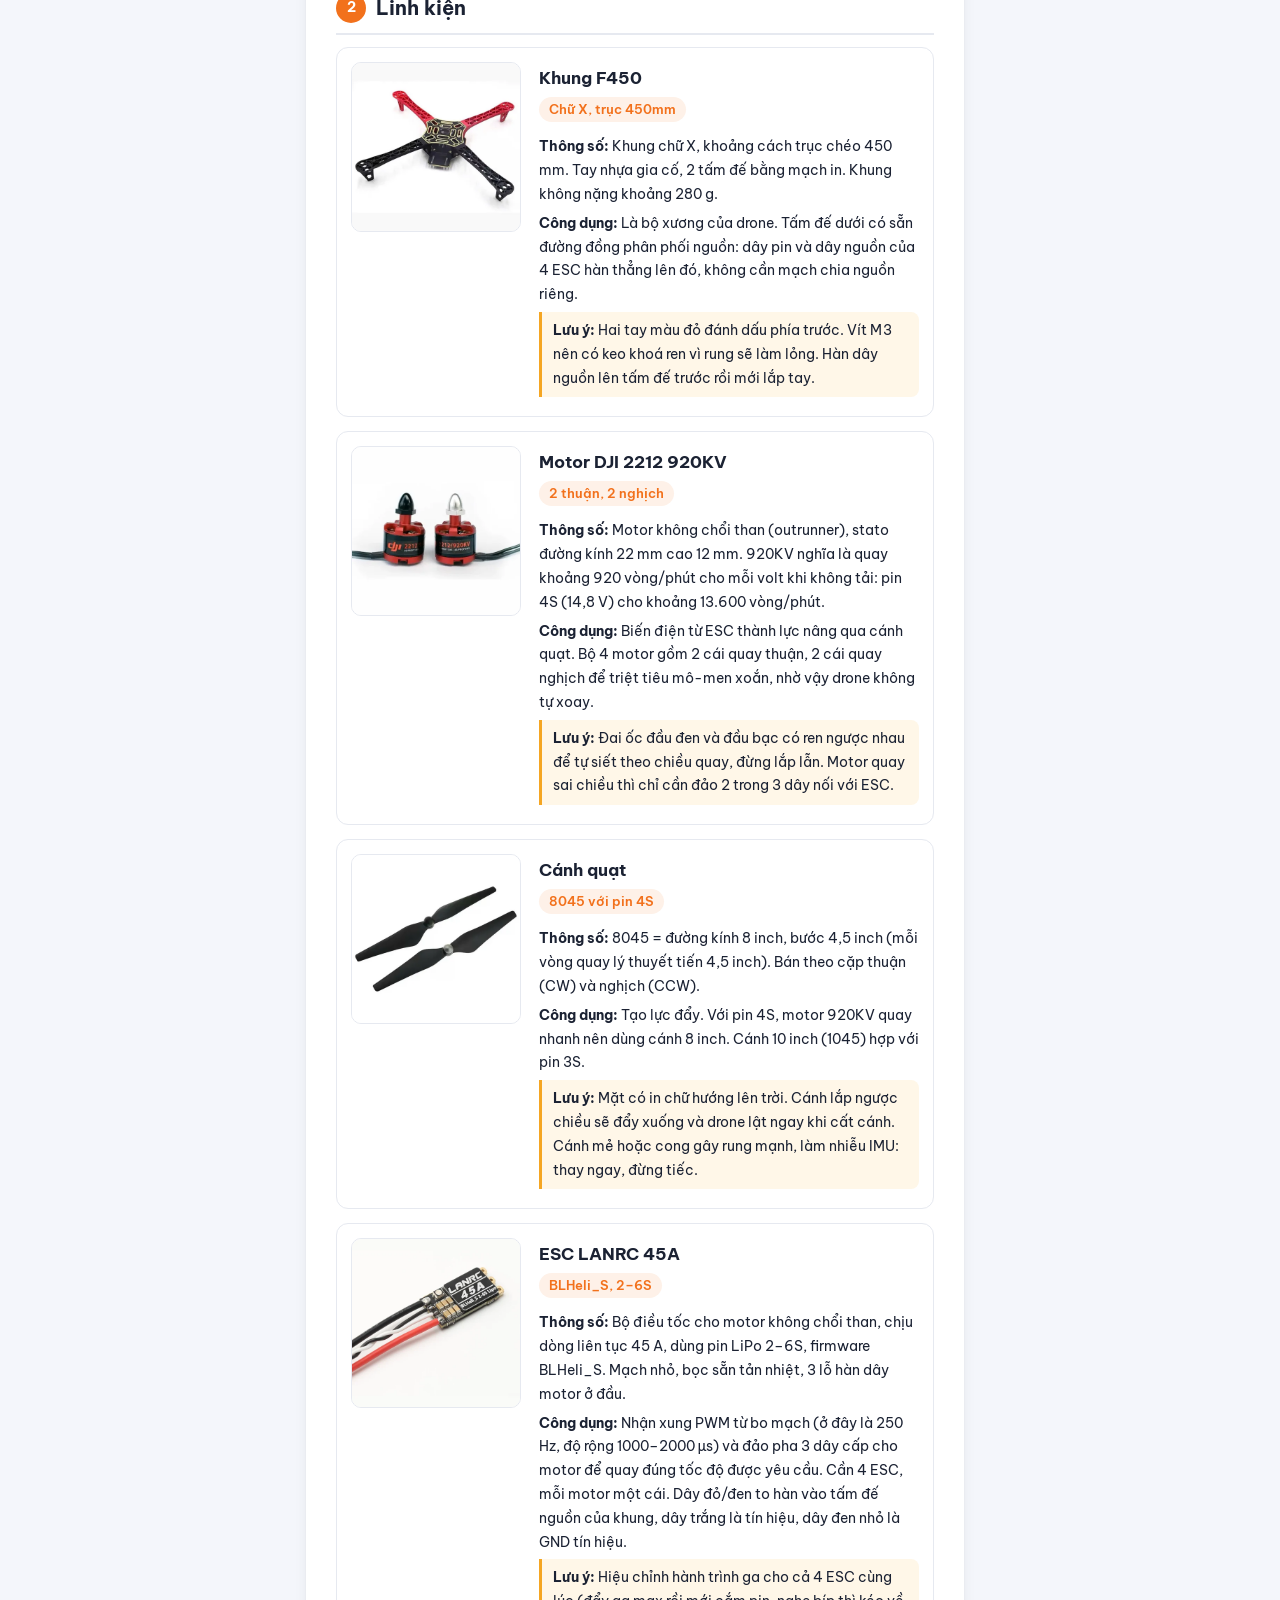
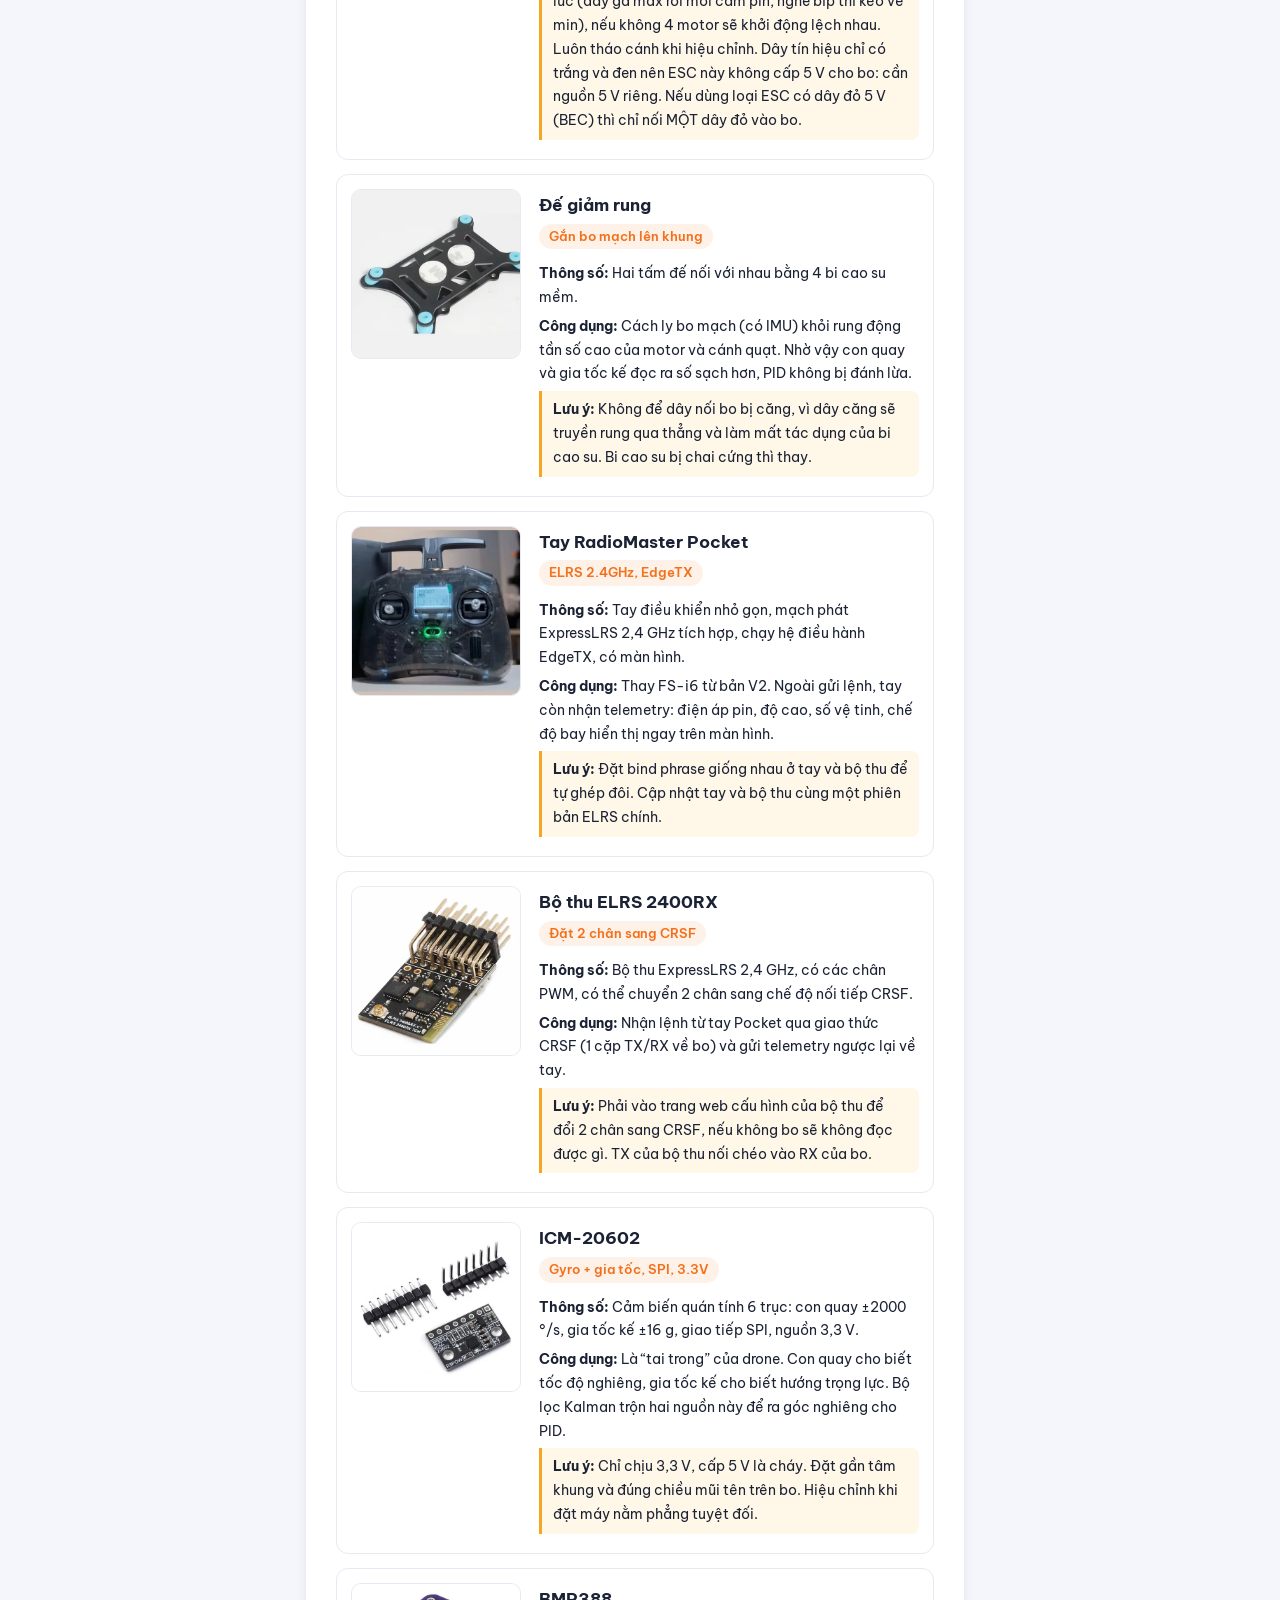
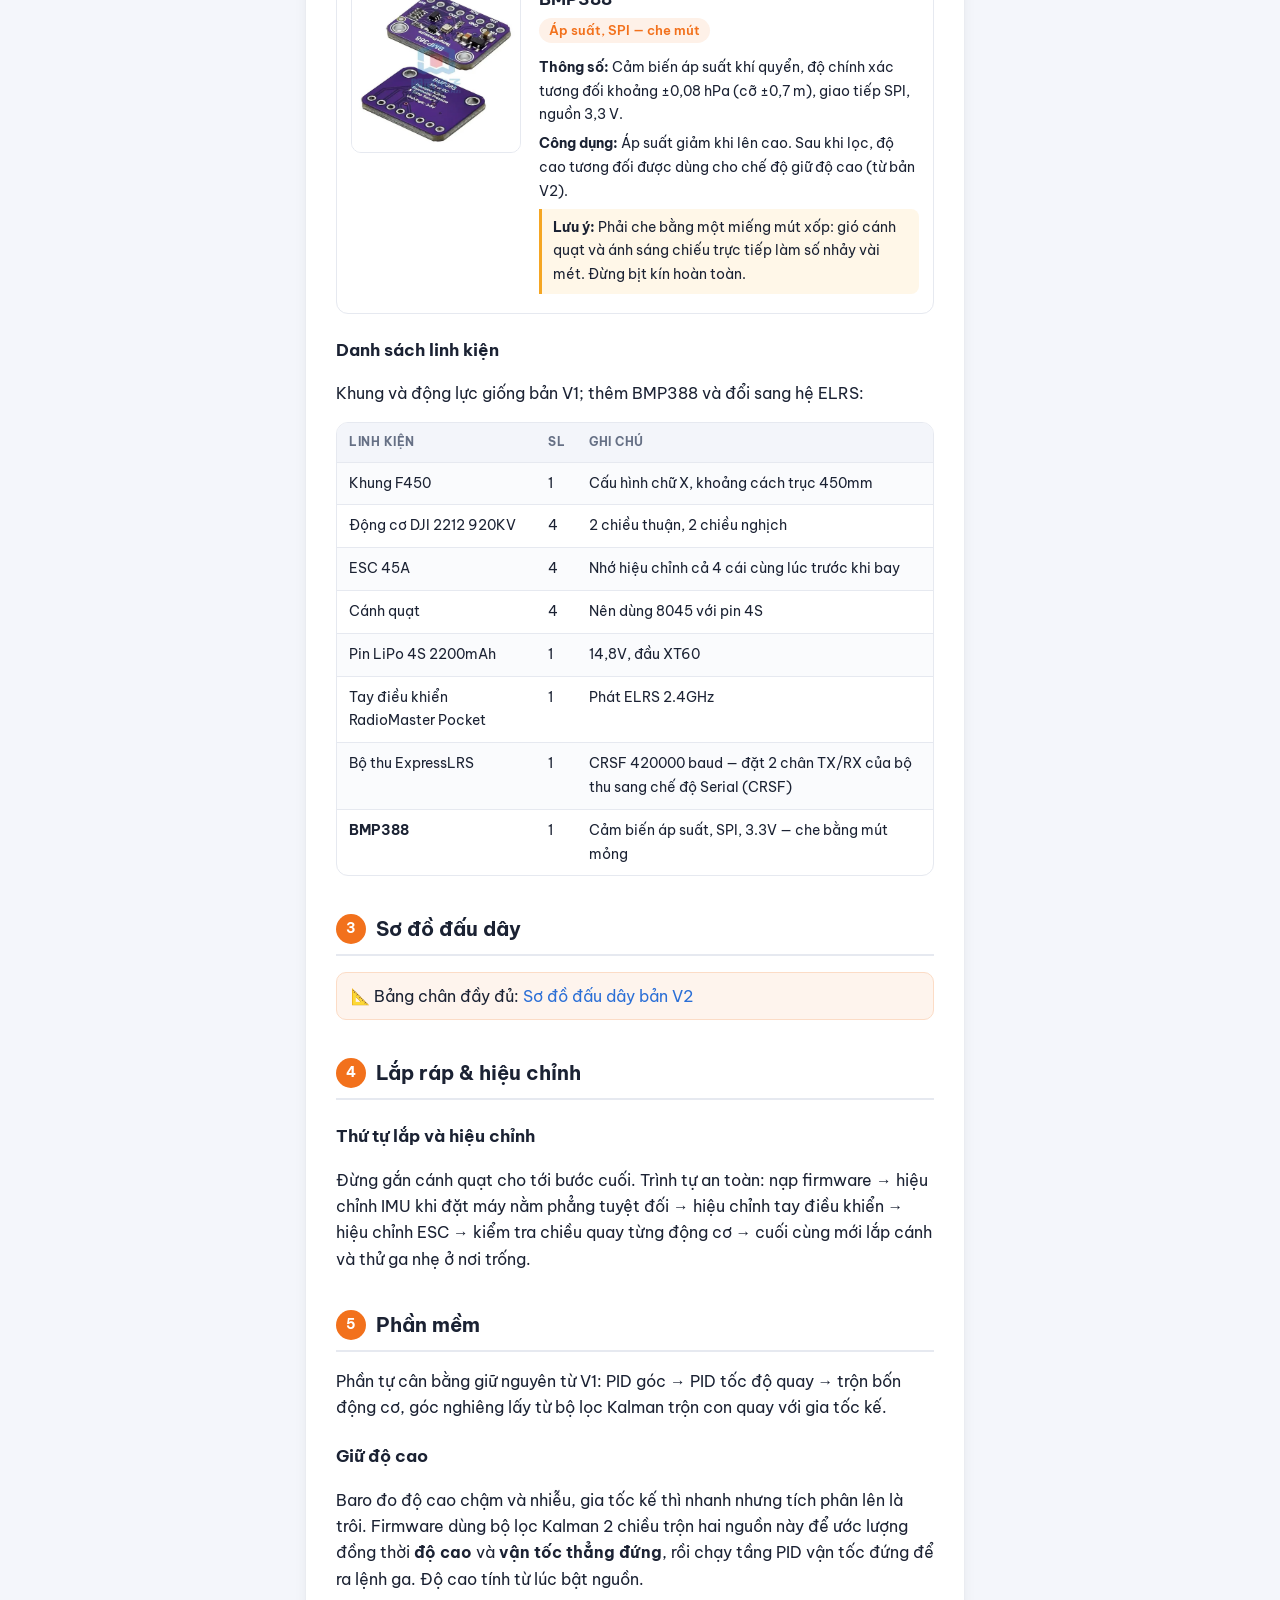
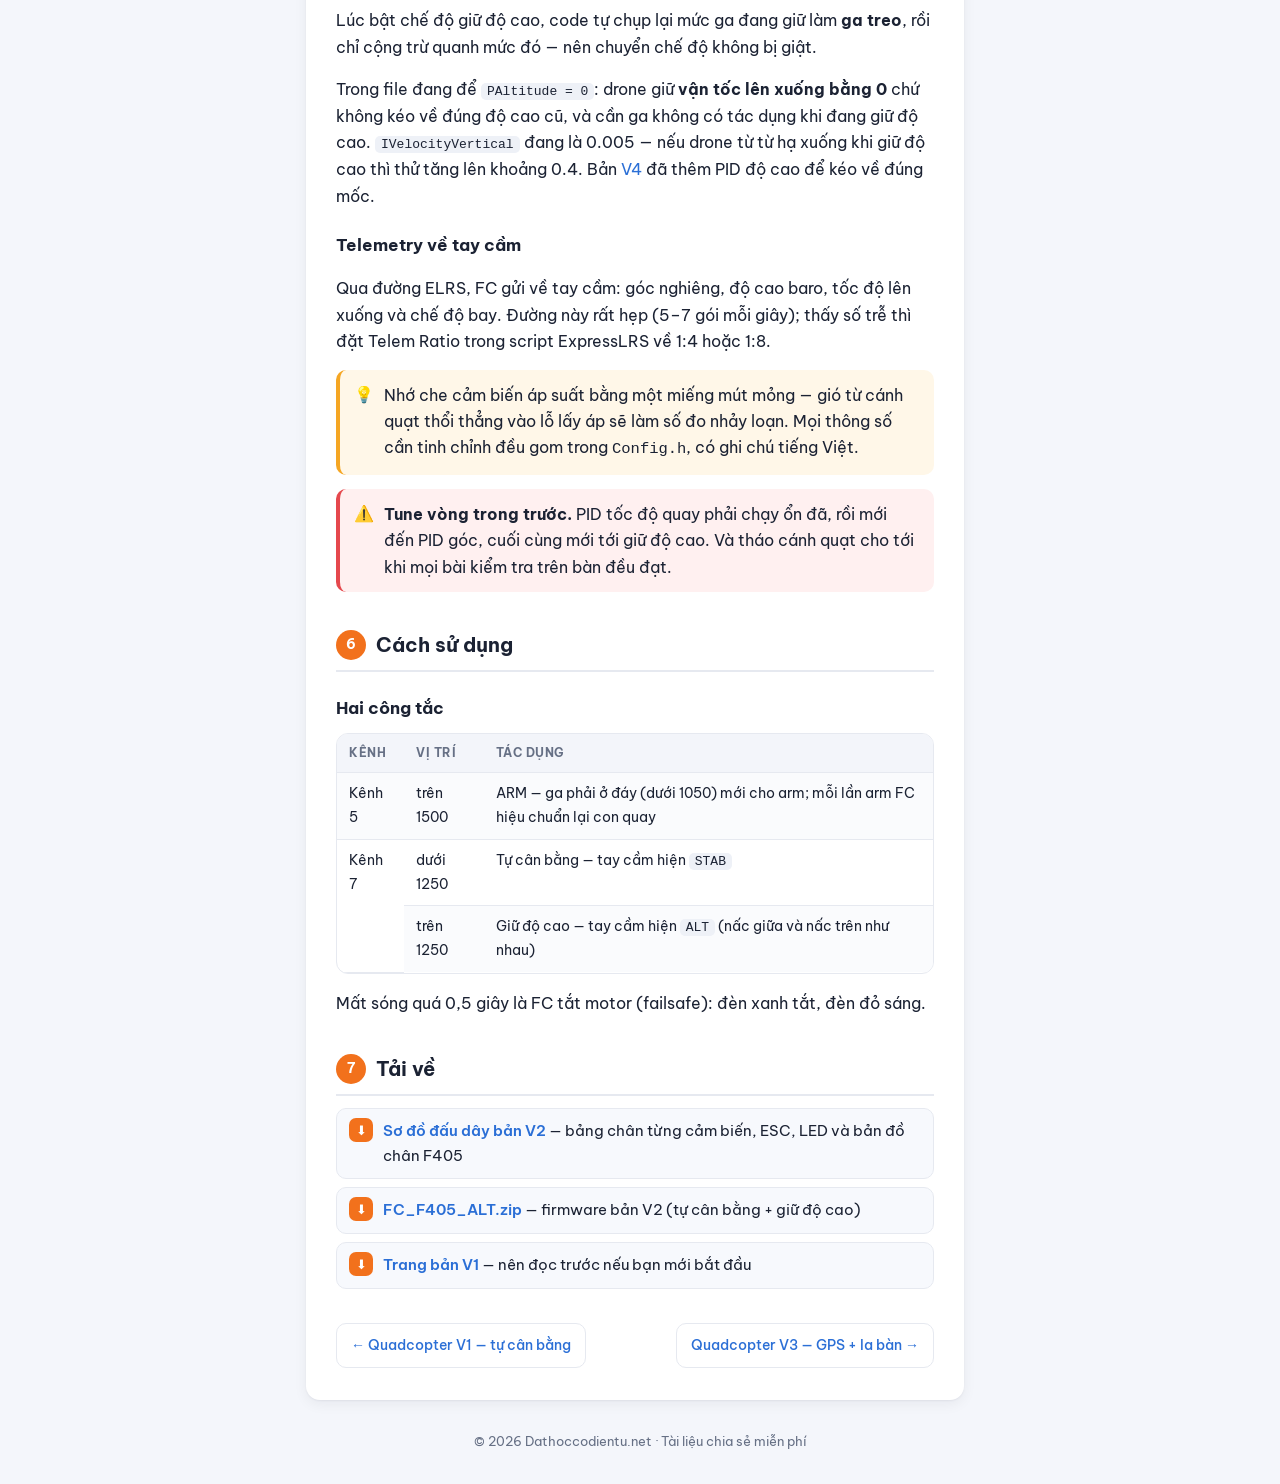
<file: v2.html>
<!doctype html>
<html lang="vi">
<head>
<meta charset="utf-8">
<meta name="viewport" content="width=device-width, initial-scale=1">
<title>Quadcopter tự cân bằng V2 — STM32F405 + BMP388, có giữ độ cao</title>
<meta name="description" content="Drone F450 tự chế bản V2: thêm cảm biến áp suất BMP388 để tự giữ độ cao.">
<link rel="stylesheet" href="style.css">
</head>
<body>
<header id="top"></header>
<div class="wrap">
  <aside id="nav"></aside>
  <main>

    <h1>Quadcopter tự cân bằng V2</h1>
    <p class="sub">Bản nâng cấp: thêm cảm biến áp suất, có giữ độ cao tự động</p>
    <div class="summary" data-project="v2"></div>

    <div class="photos">
      <figure><img src="drone.webp" alt="Drone F450 tự chế đã lắp hoàn chỉnh" width="900" height="852" loading="lazy"><figcaption>Drone F450 đã lắp hoàn chỉnh, GPS trên cột</figcaption></figure>
      <figure><img src="fc-board.webp" alt="Bo mạch FC tự thiết kế với ICM-20602 và BMP388" width="638" height="900" loading="lazy"><figcaption>Bo mạch FC tự thiết kế: ICM-20602, BMP388, 3 đèn báo</figcaption></figure>
    </div>
    <nav class="toc" id="toc"></nav>

    <h2 id="gioi-thieu">Giới thiệu</h2>
    <p>Bản V1 giữ được thăng bằng nhưng độ cao hoàn toàn do tay ga — buông ga là tụt. Bản này thêm cảm biến áp suất <b>BMP388</b> để máy tự giữ độ cao: gạt công tắc là drone treo yên ở độ cao hiện tại, người lái chỉ cần lo hướng bay. Bộ thu cũng đổi sang <b>ExpressLRS</b>, nên độ cao, góc nghiêng và chế độ bay hiện thẳng trên màn hình tay cầm. Drone vẫn trôi ngang theo gió — giữ vị trí có từ <a href="v3.html">bản V3</a>.</p>

    <h3>Khác gì so với bản V1</h3>
    <div class="tbl"><table>
      <tr><th>Hạng mục</th><th>V1</th><th>V2</th></tr>
      <tr><td>Cảm biến</td><td>ICM-20602</td><td>ICM-20602, BMP388</td></tr>
      <tr><td>Giữ độ cao</td><td>Không — độ cao do tay ga</td><td>Có, bằng BMP388</td></tr>
      <tr><td>Giữ vị trí</td><td>Không</td><td>Không</td></tr>
      <tr><td>Bộ thu / tay cầm</td><td>FS-iA6B (PPM) + FS-i6</td><td>ExpressLRS (CRSF) + RadioMaster Pocket — vẫn đổi về PPM được</td></tr>
      <tr><td>Số liệu bay</td><td>Bluetooth DL-20 → web tune PID</td><td>Về thẳng tay cầm qua ELRS: góc, độ cao, tốc độ lên xuống, chế độ bay</td></tr>
      <tr><td>Công tắc</td><td>Kênh 5: giữ độ cao</td><td>Kênh 5: ARM · kênh 7: chọn chế độ</td></tr>
      <tr><td>Chân dùng thêm</td><td>—</td><td>PA3 (chip select BMP388); bộ thu ELRS ở PA0/PA1</td></tr>
    </table></div>

    <h2 id="linh-kien">Linh kiện</h2>
    <div class="parts" data-parts="frame,motor,prop,esc,damping,pocket,elrs,icm,bmp"></div>
    <h3>Danh sách linh kiện</h3>
    <p>Khung và động lực giống bản V1; thêm BMP388 và đổi sang hệ ELRS:</p>
    <div class="tbl"><table>
      <tr><th>Linh kiện</th><th>SL</th><th>Ghi chú</th></tr>
      <tr><td>Khung F450</td><td>1</td><td>Cấu hình chữ X, khoảng cách trục 450mm</td></tr>
      <tr><td>Động cơ DJI 2212 920KV</td><td>4</td><td>2 chiều thuận, 2 chiều nghịch</td></tr>
      <tr><td>ESC 45A</td><td>4</td><td>Nhớ hiệu chỉnh cả 4 cái cùng lúc trước khi bay</td></tr>
      <tr><td>Cánh quạt</td><td>4</td><td>Nên dùng 8045 với pin 4S</td></tr>
      <tr><td>Pin LiPo 4S 2200mAh</td><td>1</td><td>14,8V, đầu XT60</td></tr>
      <tr><td>Tay điều khiển RadioMaster Pocket</td><td>1</td><td>Phát ELRS 2.4GHz</td></tr>
      <tr><td>Bộ thu ExpressLRS</td><td>1</td><td>CRSF 420000 baud — đặt 2 chân TX/RX của bộ thu sang chế độ Serial (CRSF)</td></tr>
      <tr><td><b>BMP388</b></td><td>1</td><td>Cảm biến áp suất, SPI, 3.3V — che bằng mút mỏng</td></tr>
    </table></div>

    <h2 id="so-do">Sơ đồ đấu dây</h2>
    <p class="doc-link">📐 Bảng chân đầy đủ: <a href="so-do-v2.html">Sơ đồ đấu dây bản V2</a></p>

    <h2 id="lap-rap">Lắp ráp & hiệu chỉnh</h2>
    <h3>Thứ tự lắp và hiệu chỉnh</h3>
    <p>Đừng gắn cánh quạt cho tới bước cuối. Trình tự an toàn: nạp firmware → hiệu chỉnh IMU khi đặt máy nằm phẳng tuyệt đối → hiệu chỉnh tay điều khiển → hiệu chỉnh ESC → kiểm tra chiều quay từng động cơ → cuối cùng mới lắp cánh và thử ga nhẹ ở nơi trống.</p>

    <h2 id="phan-mem">Phần mềm</h2>
    <p>Phần tự cân bằng giữ nguyên từ V1: PID góc → PID tốc độ quay → trộn bốn động cơ, góc nghiêng lấy từ bộ lọc Kalman trộn con quay với gia tốc kế.</p>

    <h3>Giữ độ cao</h3>
    <p>Baro đo độ cao chậm và nhiễu, gia tốc kế thì nhanh nhưng tích phân lên là trôi. Firmware dùng bộ lọc Kalman 2 chiều trộn hai nguồn này để ước lượng đồng thời <b>độ cao</b> và <b>vận tốc thẳng đứng</b>, rồi chạy tầng PID vận tốc đứng để ra lệnh ga. Độ cao tính từ lúc bật nguồn.</p>
    <p>Lúc bật chế độ giữ độ cao, code tự chụp lại mức ga đang giữ làm <b>ga treo</b>, rồi chỉ cộng trừ quanh mức đó — nên chuyển chế độ không bị giật.</p>
    <p>Trong file đang để <code>PAltitude = 0</code>: drone giữ <b>vận tốc lên xuống bằng 0</b> chứ không kéo về đúng độ cao cũ, và cần ga không có tác dụng khi đang giữ độ cao. <code>IVelocityVertical</code> đang là 0.005 — nếu drone từ từ hạ xuống khi giữ độ cao thì thử tăng lên khoảng 0.4. Bản <a href="v4.html">V4</a> đã thêm PID độ cao để kéo về đúng mốc.</p>
    <h3>Telemetry về tay cầm</h3>
    <p>Qua đường ELRS, FC gửi về tay cầm: góc nghiêng, độ cao baro, tốc độ lên xuống và chế độ bay. Đường này rất hẹp (5–7 gói mỗi giây); thấy số trễ thì đặt Telem Ratio trong script ExpressLRS về 1:4 hoặc 1:8.</p>

    <div class="note">Nhớ che cảm biến áp suất bằng một miếng mút mỏng — gió từ cánh quạt thổi thẳng vào lỗ lấy áp sẽ làm số đo nhảy loạn. Mọi thông số cần tinh chỉnh đều gom trong <code>Config.h</code>, có ghi chú tiếng Việt.</div>
    <div class="warn"><b>Tune vòng trong trước.</b> PID tốc độ quay phải chạy ổn đã, rồi mới đến PID góc, cuối cùng mới tới giữ độ cao. Và tháo cánh quạt cho tới khi mọi bài kiểm tra trên bàn đều đạt.</div>

    <h2 id="su-dung">Cách sử dụng</h2>
    <h3>Hai công tắc</h3>
    <div class="tbl"><table>
      <tr><th>Kênh</th><th>Vị trí</th><th>Tác dụng</th></tr>
      <tr><td>Kênh 5</td><td>trên 1500</td><td>ARM — ga phải ở đáy (dưới 1050) mới cho arm; mỗi lần arm FC hiệu chuẩn lại con quay</td></tr>
      <tr><td rowspan="2">Kênh 7</td><td>dưới 1250</td><td>Tự cân bằng — tay cầm hiện <code>STAB</code></td></tr>
      <tr><td>trên 1250</td><td>Giữ độ cao — tay cầm hiện <code>ALT</code> (nấc giữa và nấc trên như nhau)</td></tr>
    </table></div>
    <p>Mất sóng quá 0,5 giây là FC tắt motor (failsafe): đèn xanh tắt, đèn đỏ sáng.</p>

    <h2 id="tai-ve">Tải về</h2>
    <ul class="downloads">
      <li><a href="so-do-v2.html">Sơ đồ đấu dây bản V2</a> — bảng chân từng cảm biến, ESC, LED và bản đồ chân F405</li>
      <li><a href="FC_F405_ALT.zip">FC_F405_ALT.zip</a> — firmware bản V2 (tự cân bằng + giữ độ cao)</li>
      <li><a href="v1.html">Trang bản V1</a> — nên đọc trước nếu bạn mới bắt đầu</li>
    </ul>
  
    <nav class="pager" id="pager"></nav>
  </main>
</div>
<footer id="foot"></footer>
<script src="site.js"></script>
</body>
</html>
</file>
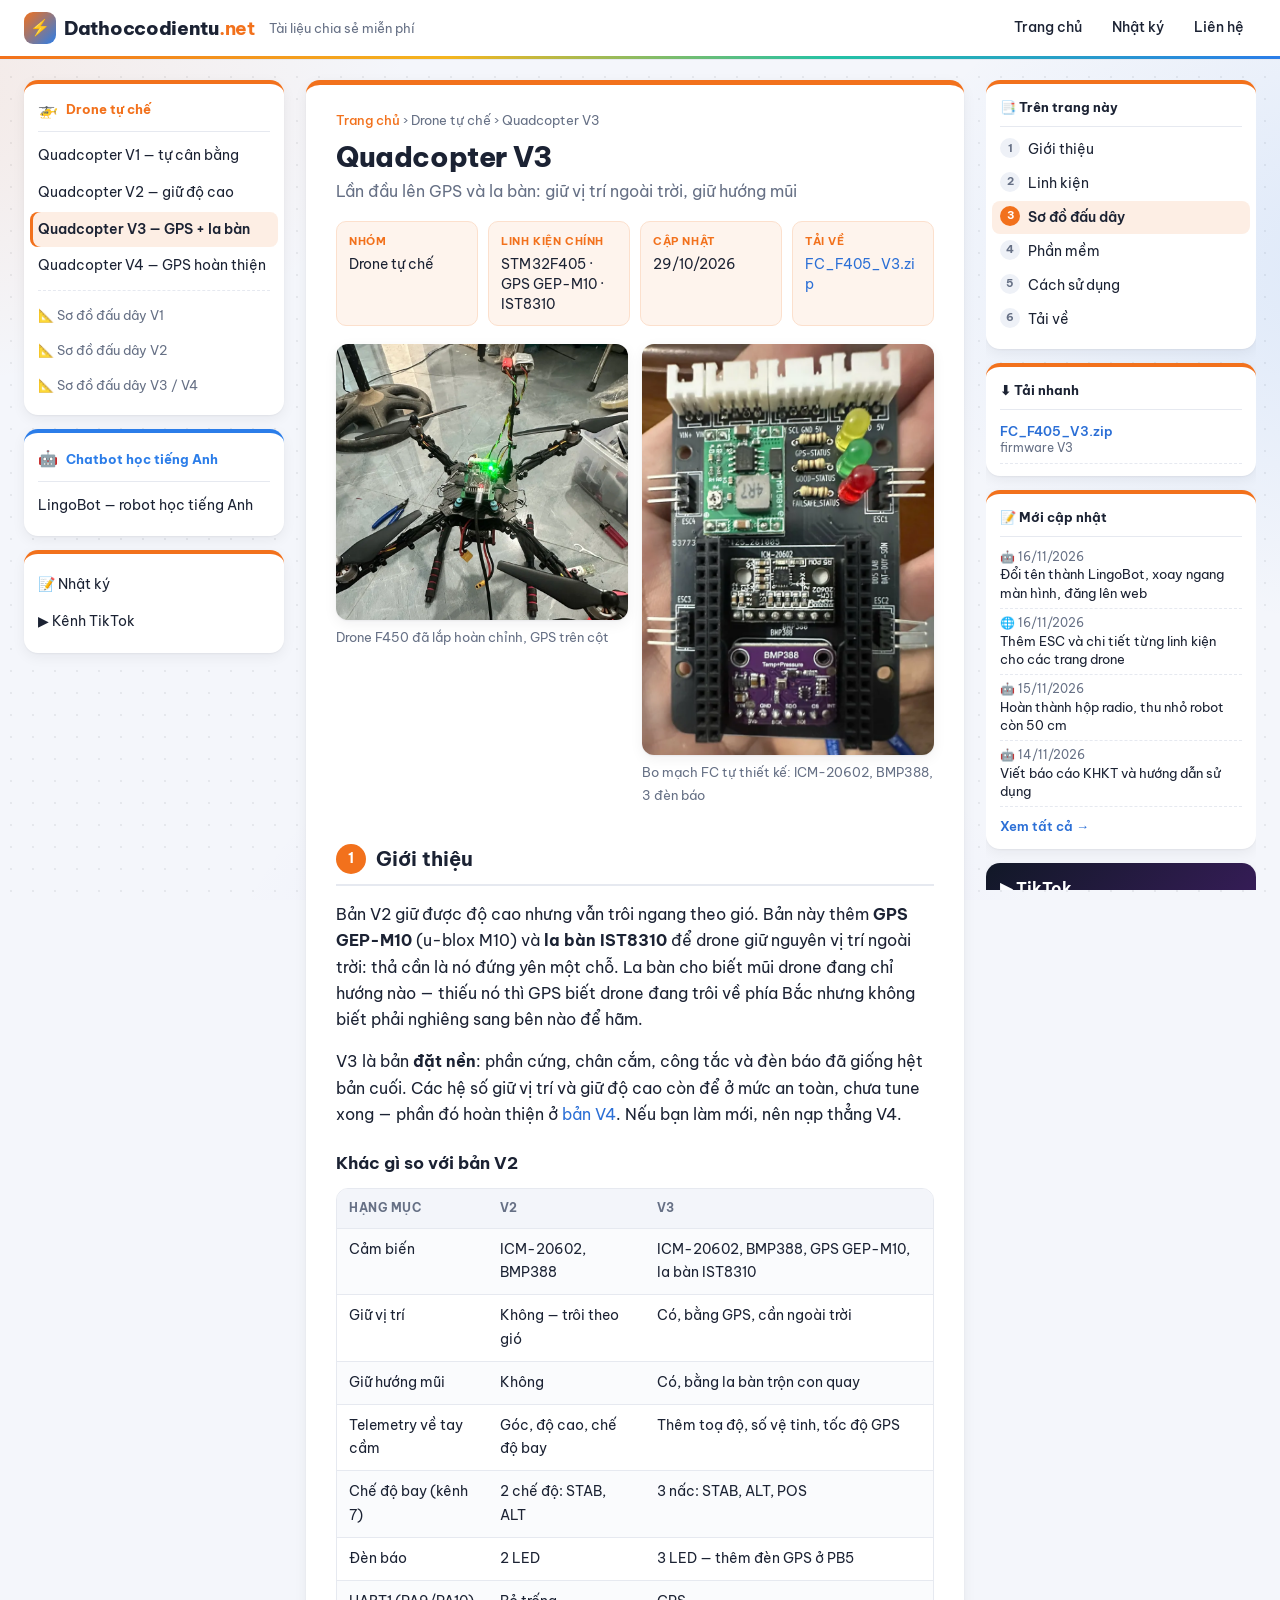
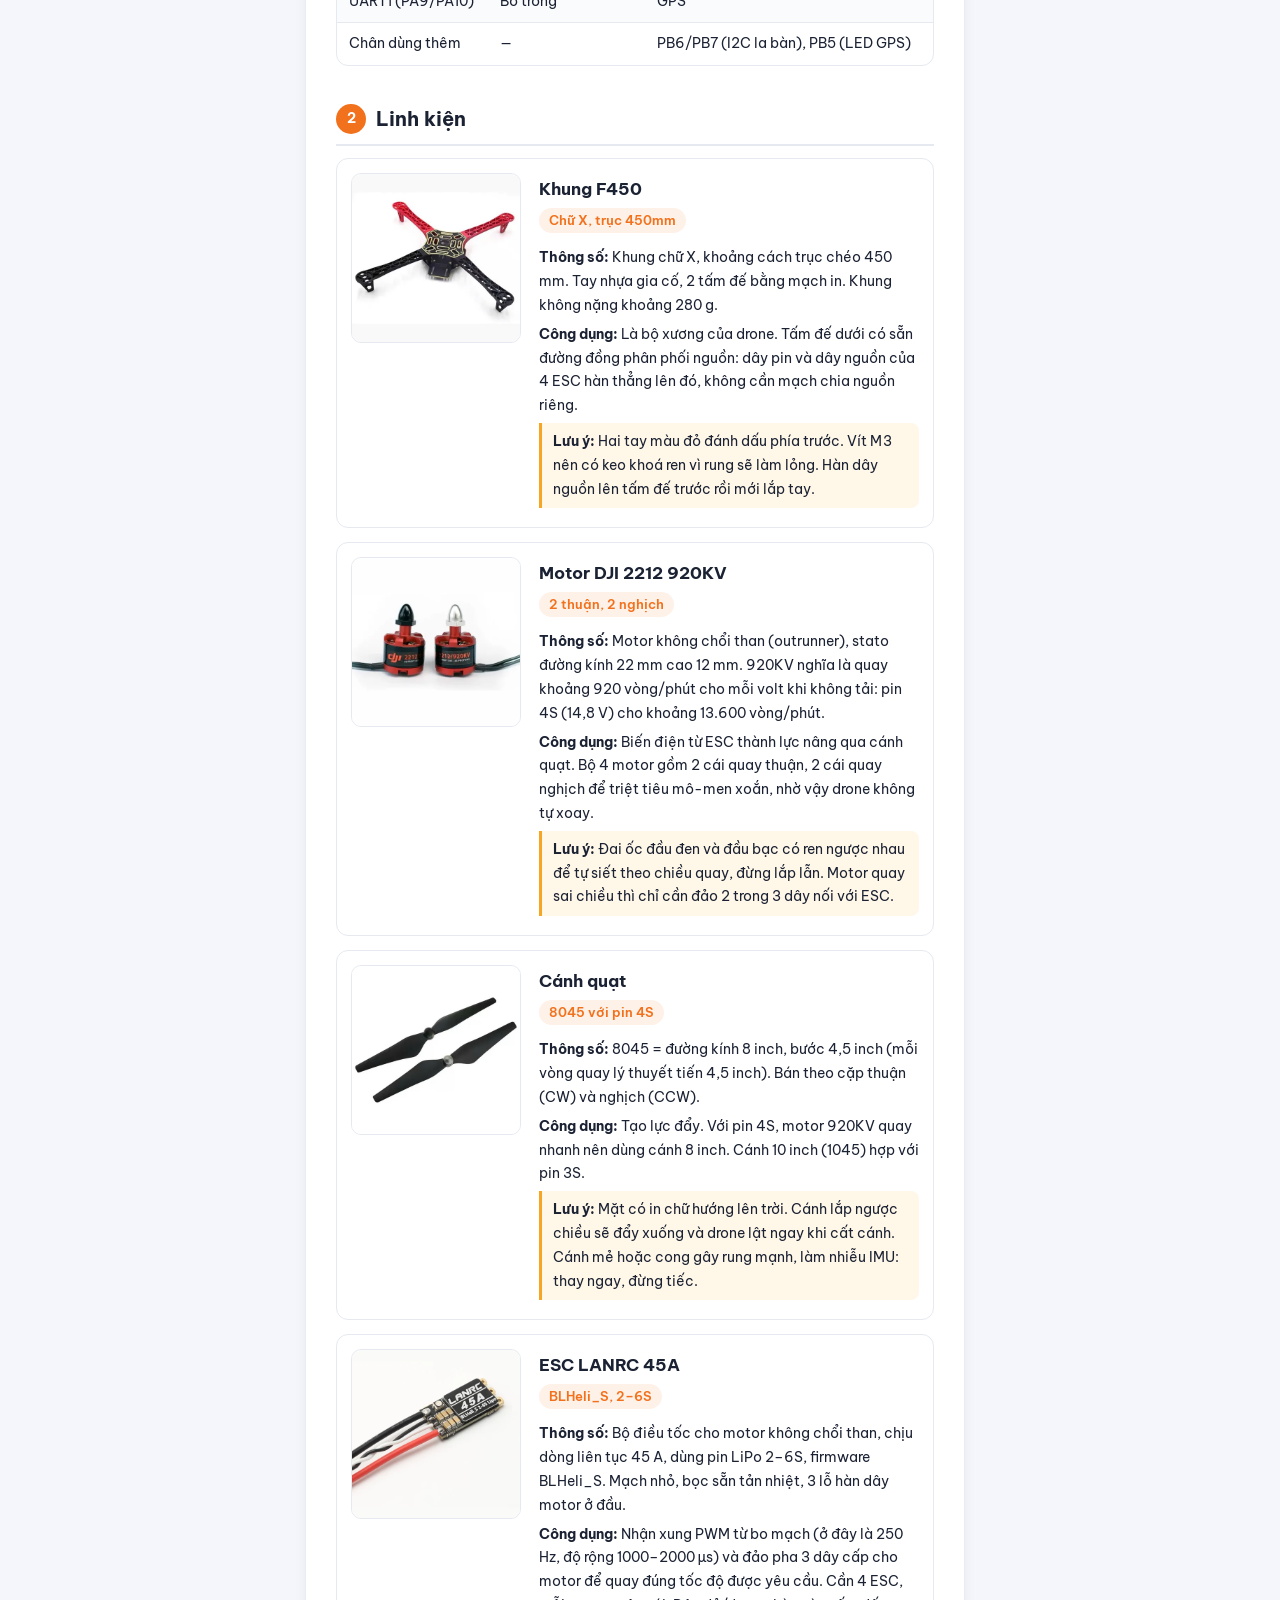
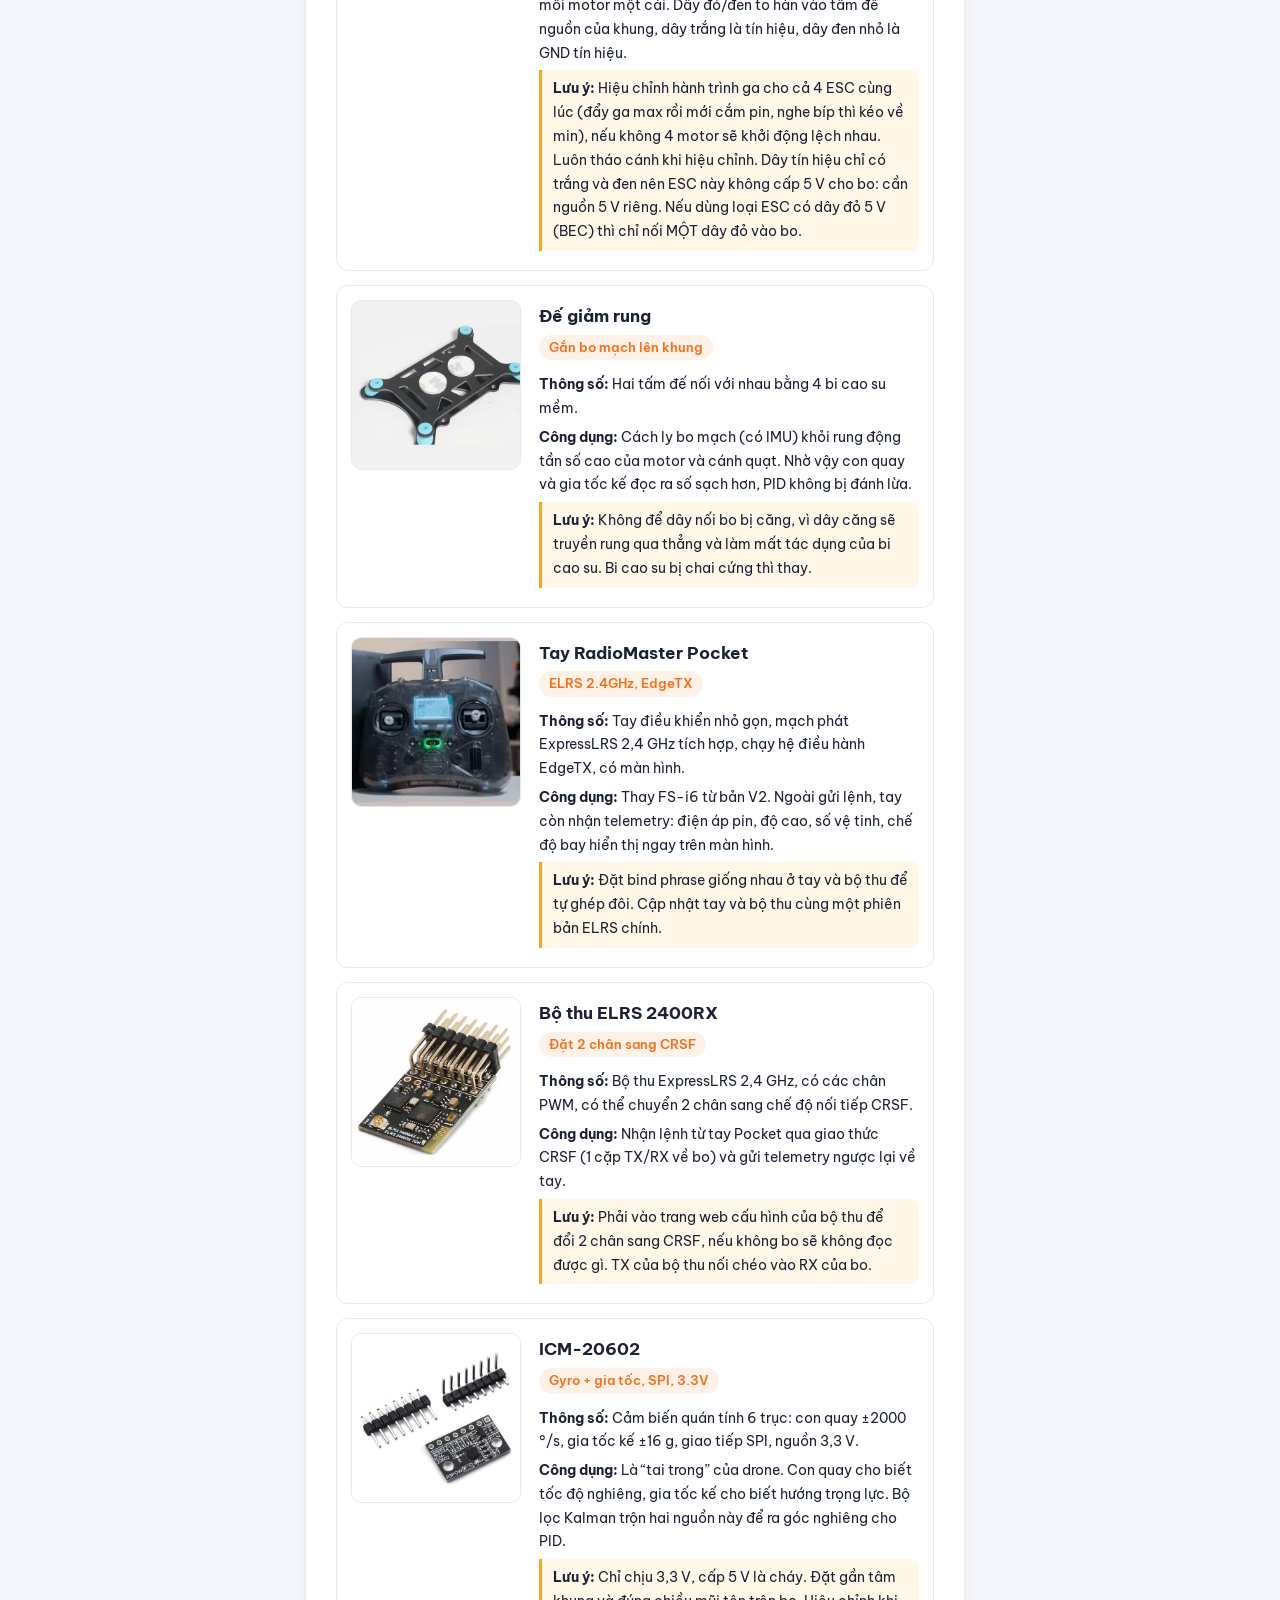
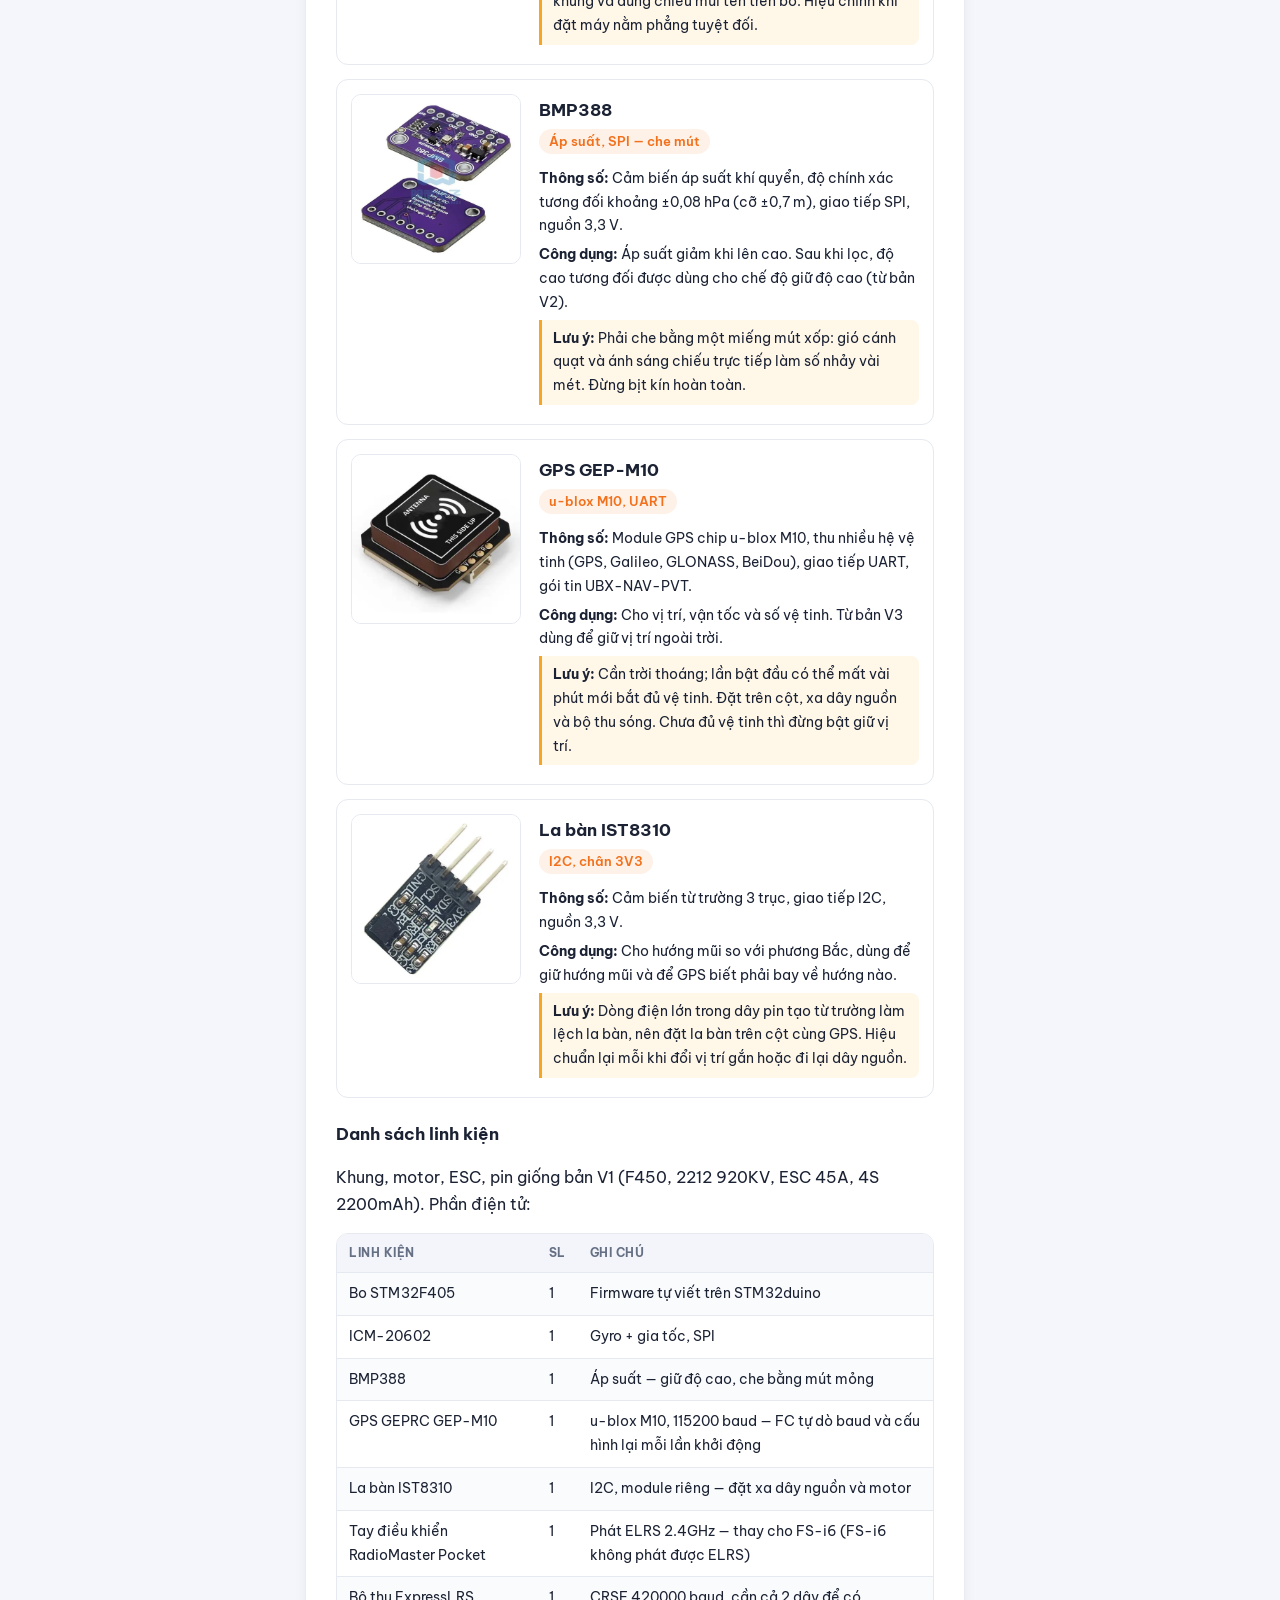
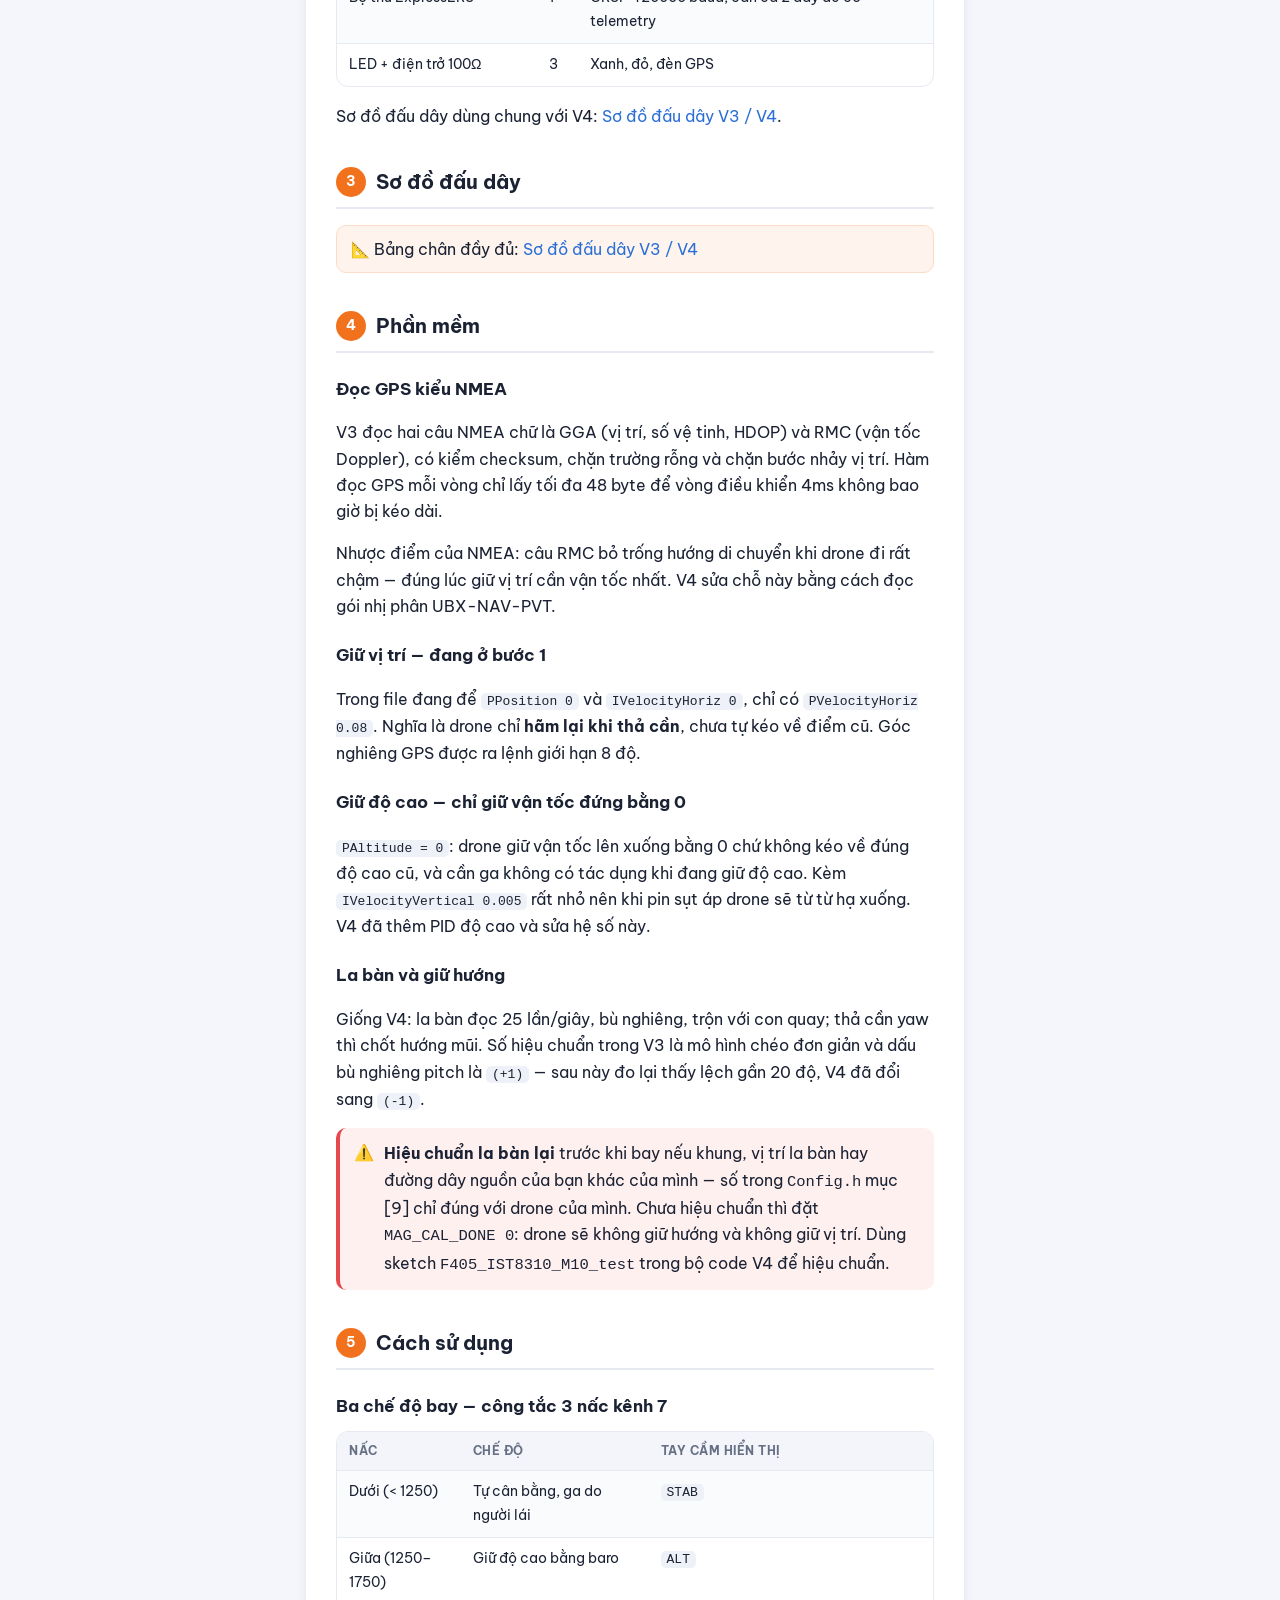
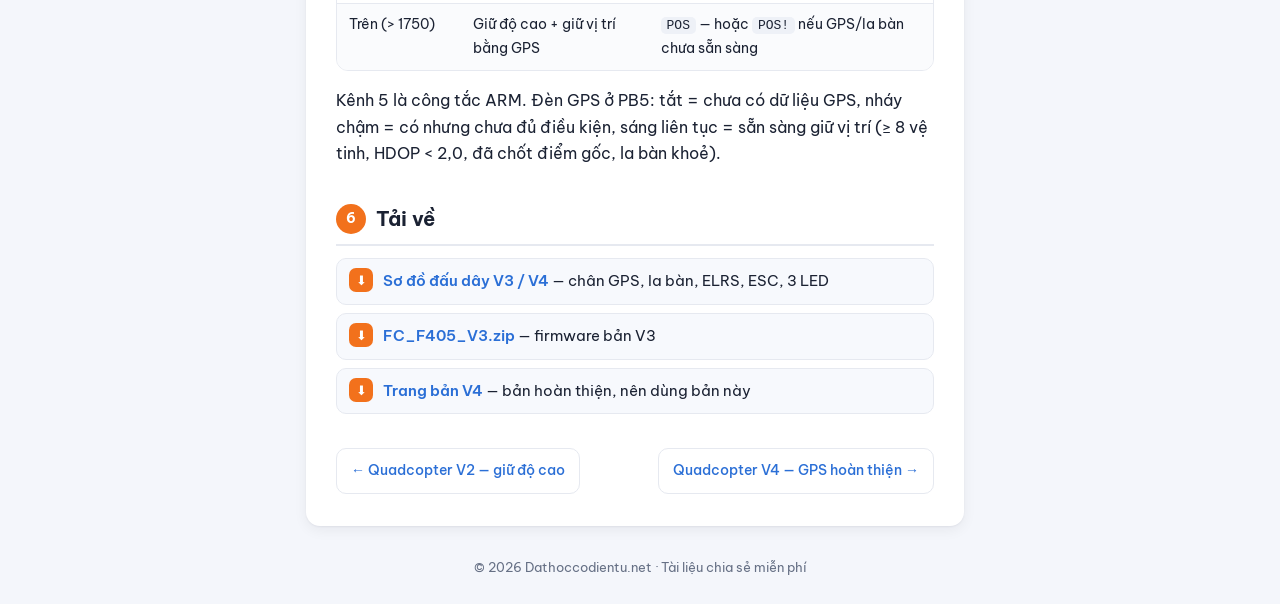
<file: v3.html>
<!doctype html>
<html lang="vi">
<head>
<meta charset="utf-8">
<meta name="viewport" content="width=device-width, initial-scale=1">
<title>Quadcopter V3 — STM32F405 + GPS M10 + la bàn IST8310</title>
<meta name="description" content="Drone F450 tự chế bản V3: lần đầu dùng GPS GEP-M10 và la bàn IST8310 để giữ vị trí ngoài trời, giữ hướng mũi, telemetry ELRS.">
<link rel="stylesheet" href="style.css">
</head>
<body>
<header id="top"></header>
<div class="wrap">
  <aside id="nav"></aside>
  <main>

    <h1>Quadcopter V3</h1>
    <p class="sub">Lần đầu lên GPS và la bàn: giữ vị trí ngoài trời, giữ hướng mũi</p>
    <div class="summary" data-project="v3"></div>

    <div class="photos">
      <figure><img src="drone.webp" alt="Drone F450 tự chế đã lắp hoàn chỉnh" width="900" height="852" loading="lazy"><figcaption>Drone F450 đã lắp hoàn chỉnh, GPS trên cột</figcaption></figure>
      <figure><img src="fc-board.webp" alt="Bo mạch FC tự thiết kế với ICM-20602 và BMP388" width="638" height="900" loading="lazy"><figcaption>Bo mạch FC tự thiết kế: ICM-20602, BMP388, 3 đèn báo</figcaption></figure>
    </div>
    <nav class="toc" id="toc"></nav>

    <h2 id="gioi-thieu">Giới thiệu</h2>
    <p>Bản V2 giữ được độ cao nhưng vẫn trôi ngang theo gió. Bản này thêm <b>GPS GEP-M10</b> (u-blox M10) và <b>la bàn IST8310</b> để drone giữ nguyên vị trí ngoài trời: thả cần là nó đứng yên một chỗ. La bàn cho biết mũi drone đang chỉ hướng nào — thiếu nó thì GPS biết drone đang trôi về phía Bắc nhưng không biết phải nghiêng sang bên nào để hãm.</p>
    <p>V3 là bản <b>đặt nền</b>: phần cứng, chân cắm, công tắc và đèn báo đã giống hệt bản cuối. Các hệ số giữ vị trí và giữ độ cao còn để ở mức an toàn, chưa tune xong — phần đó hoàn thiện ở <a href="v4.html">bản V4</a>. Nếu bạn làm mới, nên nạp thẳng V4.</p>

    <h3>Khác gì so với bản V2</h3>
    <div class="tbl"><table>
      <tr><th>Hạng mục</th><th>V2</th><th>V3</th></tr>
      <tr><td>Cảm biến</td><td>ICM-20602, BMP388</td><td>ICM-20602, BMP388, GPS GEP-M10, la bàn IST8310</td></tr>
      <tr><td>Giữ vị trí</td><td>Không — trôi theo gió</td><td>Có, bằng GPS, cần ngoài trời</td></tr>
      <tr><td>Giữ hướng mũi</td><td>Không</td><td>Có, bằng la bàn trộn con quay</td></tr>
            <tr><td>Telemetry về tay cầm</td><td>Góc, độ cao, chế độ bay</td><td>Thêm toạ độ, số vệ tinh, tốc độ GPS</td></tr>
      <tr><td>Chế độ bay (kênh 7)</td><td>2 chế độ: STAB, ALT</td><td>3 nấc: STAB, ALT, POS</td></tr>
      <tr><td>Đèn báo</td><td>2 LED</td><td>3 LED — thêm đèn GPS ở PB5</td></tr>
      <tr><td>UART1 (PA9/PA10)</td><td>Bỏ trống</td><td>GPS</td></tr>
      <tr><td>Chân dùng thêm</td><td>—</td><td>PB6/PB7 (I2C la bàn), PB5 (LED GPS)</td></tr>
    </table></div>

    <h2 id="linh-kien">Linh kiện</h2>
    <div class="parts" data-parts="frame,motor,prop,esc,damping,pocket,elrs,icm,bmp,gps,mag"></div>
    <h3>Danh sách linh kiện</h3>
    <p>Khung, motor, ESC, pin giống bản V1 (F450, 2212 920KV, ESC 45A, 4S 2200mAh). Phần điện tử:</p>
    <div class="tbl"><table>
      <tr><th>Linh kiện</th><th>SL</th><th>Ghi chú</th></tr>
      <tr><td>Bo STM32F405</td><td>1</td><td>Firmware tự viết trên STM32duino</td></tr>
      <tr><td>ICM-20602</td><td>1</td><td>Gyro + gia tốc, SPI</td></tr>
      <tr><td>BMP388</td><td>1</td><td>Áp suất — giữ độ cao, che bằng mút mỏng</td></tr>
      <tr><td>GPS GEPRC GEP-M10</td><td>1</td><td>u-blox M10, 115200 baud — FC tự dò baud và cấu hình lại mỗi lần khởi động</td></tr>
      <tr><td>La bàn IST8310</td><td>1</td><td>I2C, module riêng — đặt xa dây nguồn và motor</td></tr>
      <tr><td>Tay điều khiển RadioMaster Pocket</td><td>1</td><td>Phát ELRS 2.4GHz — thay cho FS-i6 (FS-i6 không phát được ELRS)</td></tr>
      <tr><td>Bộ thu ExpressLRS</td><td>1</td><td>CRSF 420000 baud, cần cả 2 dây để có telemetry</td></tr>
      <tr><td>LED + điện trở 100Ω</td><td>3</td><td>Xanh, đỏ, đèn GPS</td></tr>
    </table></div>
    <p>Sơ đồ đấu dây dùng chung với V4: <a href="so-do-v4.html">Sơ đồ đấu dây V3 / V4</a>.</p>

    <h2 id="so-do">Sơ đồ đấu dây</h2>
    <p class="doc-link">📐 Bảng chân đầy đủ: <a href="so-do-v4.html">Sơ đồ đấu dây V3 / V4</a></p>

    <h2 id="phan-mem">Phần mềm</h2>
    <h3>Đọc GPS kiểu NMEA</h3>
    <p>V3 đọc hai câu NMEA chữ là GGA (vị trí, số vệ tinh, HDOP) và RMC (vận tốc Doppler), có kiểm checksum, chặn trường rỗng và chặn bước nhảy vị trí. Hàm đọc GPS mỗi vòng chỉ lấy tối đa 48 byte để vòng điều khiển 4ms không bao giờ bị kéo dài.</p>
    <p>Nhược điểm của NMEA: câu RMC bỏ trống hướng di chuyển khi drone đi rất chậm — đúng lúc giữ vị trí cần vận tốc nhất. V4 sửa chỗ này bằng cách đọc gói nhị phân UBX-NAV-PVT.</p>

    <h3>Giữ vị trí — đang ở bước 1</h3>
    <p>Trong file đang để <code>PPosition 0</code> và <code>IVelocityHoriz 0</code>, chỉ có <code>PVelocityHoriz 0.08</code>. Nghĩa là drone chỉ <b>hãm lại khi thả cần</b>, chưa tự kéo về điểm cũ. Góc nghiêng GPS được ra lệnh giới hạn 8 độ.</p>

    <h3>Giữ độ cao — chỉ giữ vận tốc đứng bằng 0</h3>
    <p><code>PAltitude = 0</code>: drone giữ vận tốc lên xuống bằng 0 chứ không kéo về đúng độ cao cũ, và cần ga không có tác dụng khi đang giữ độ cao. Kèm <code>IVelocityVertical 0.005</code> rất nhỏ nên khi pin sụt áp drone sẽ từ từ hạ xuống. V4 đã thêm PID độ cao và sửa hệ số này.</p>

    <h3>La bàn và giữ hướng</h3>
    <p>Giống V4: la bàn đọc 25 lần/giây, bù nghiêng, trộn với con quay; thả cần yaw thì chốt hướng mũi. Số hiệu chuẩn trong V3 là mô hình chéo đơn giản và dấu bù nghiêng pitch là <code>(+1)</code> — sau này đo lại thấy lệch gần 20 độ, V4 đã đổi sang <code>(-1)</code>.</p>

    <div class="warn"><b>Hiệu chuẩn la bàn lại</b> trước khi bay nếu khung, vị trí la bàn hay đường dây nguồn của bạn khác của mình — số trong <code>Config.h</code> mục [9] chỉ đúng với drone của mình. Chưa hiệu chuẩn thì đặt <code>MAG_CAL_DONE 0</code>: drone sẽ không giữ hướng và không giữ vị trí. Dùng sketch <code>F405_IST8310_M10_test</code> trong bộ code V4 để hiệu chuẩn.</div>

    <h2 id="su-dung">Cách sử dụng</h2>
    <h3>Ba chế độ bay — công tắc 3 nấc kênh 7</h3>
    <div class="tbl"><table>
      <tr><th>Nấc</th><th>Chế độ</th><th>Tay cầm hiển thị</th></tr>
      <tr><td>Dưới (&lt; 1250)</td><td>Tự cân bằng, ga do người lái</td><td><code>STAB</code></td></tr>
      <tr><td>Giữa (1250–1750)</td><td>Giữ độ cao bằng baro</td><td><code>ALT</code></td></tr>
      <tr><td>Trên (&gt; 1750)</td><td>Giữ độ cao + giữ vị trí bằng GPS</td><td><code>POS</code> — hoặc <code>POS!</code> nếu GPS/la bàn chưa sẵn sàng</td></tr>
    </table></div>
    <p>Kênh 5 là công tắc ARM. Đèn GPS ở PB5: tắt = chưa có dữ liệu GPS, nháy chậm = có nhưng chưa đủ điều kiện, sáng liên tục = sẵn sàng giữ vị trí (≥ 8 vệ tinh, HDOP &lt; 2,0, đã chốt điểm gốc, la bàn khoẻ).</p>

    <h2 id="tai-ve">Tải về</h2>
    <ul class="downloads">
      <li><a href="so-do-v4.html">Sơ đồ đấu dây V3 / V4</a> — chân GPS, la bàn, ELRS, ESC, 3 LED</li>
      <li><a href="FC_F405_V3.zip">FC_F405_V3.zip</a> — firmware bản V3</li>
      <li><a href="v4.html">Trang bản V4</a> — bản hoàn thiện, nên dùng bản này</li>
    </ul>
  
    <nav class="pager" id="pager"></nav>
  </main>
</div>
<footer id="foot"></footer>
<script src="site.js"></script>
</body>
</html>
</file>
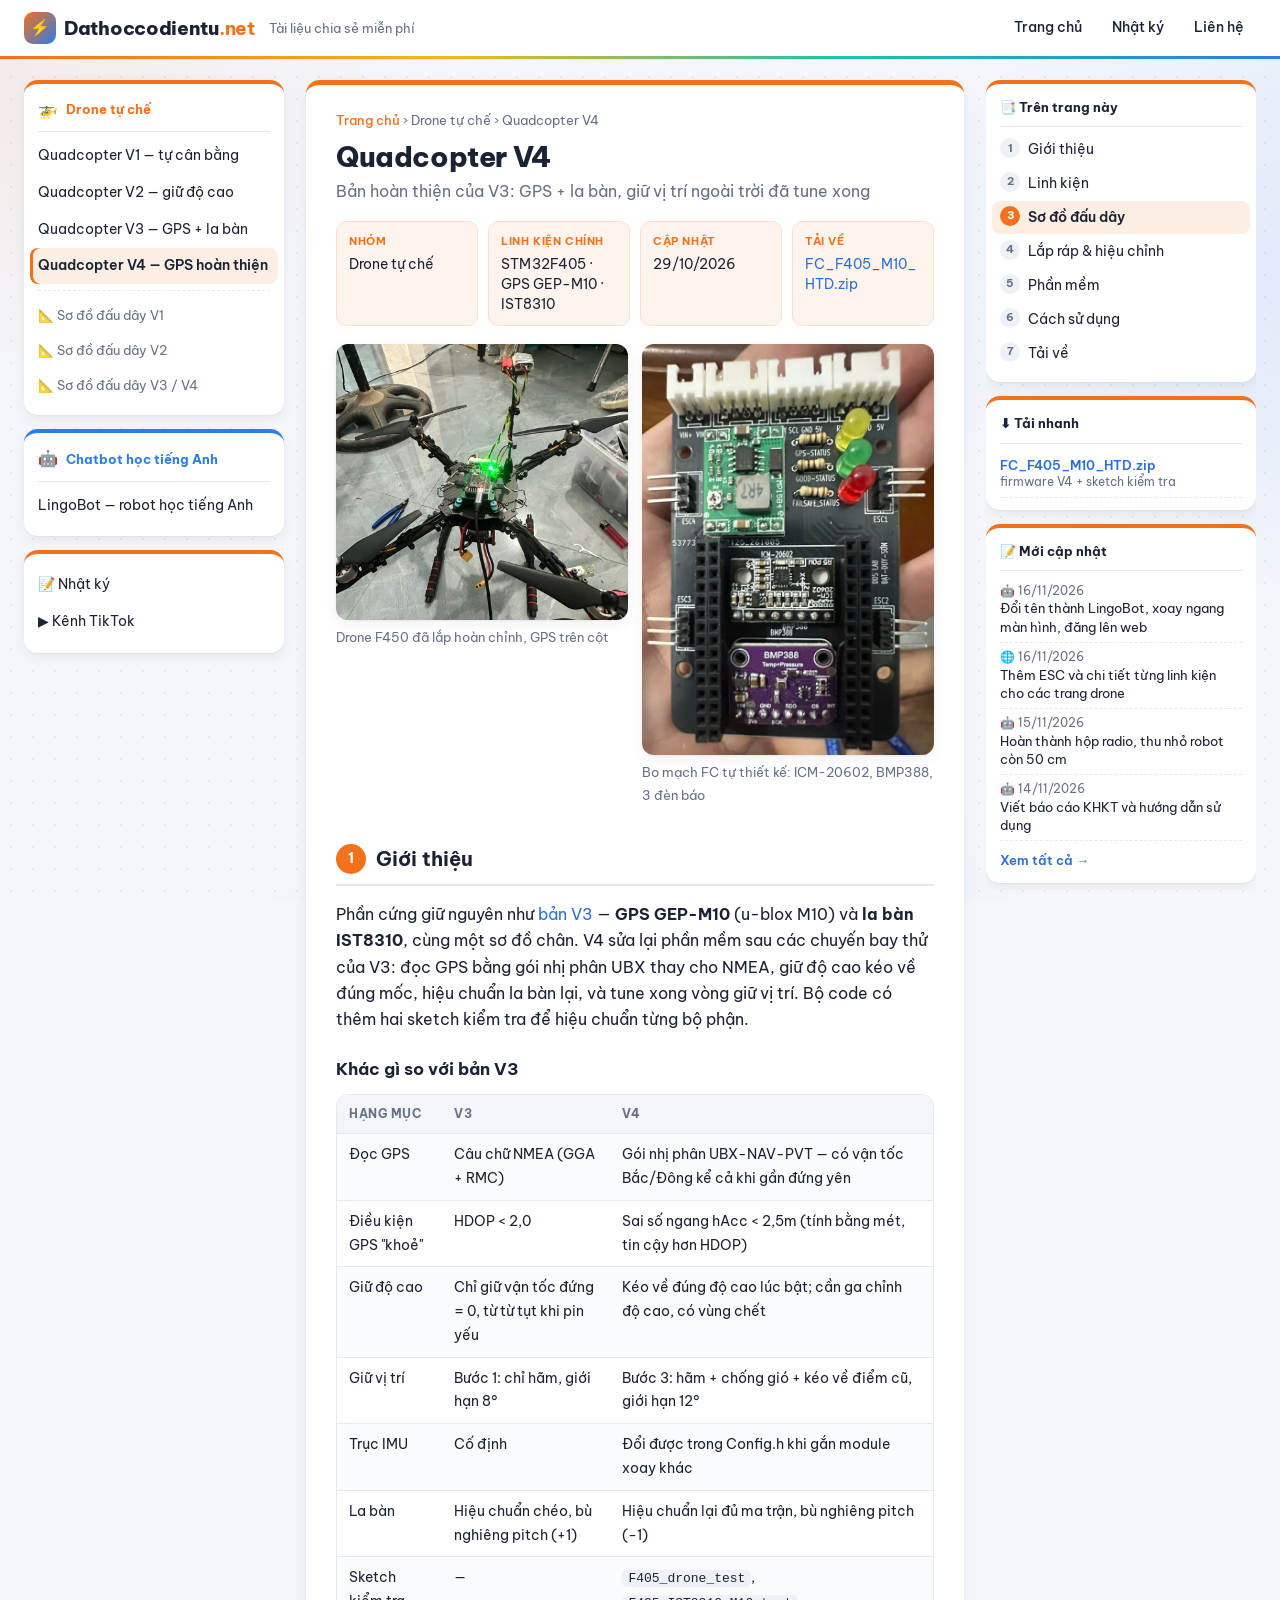
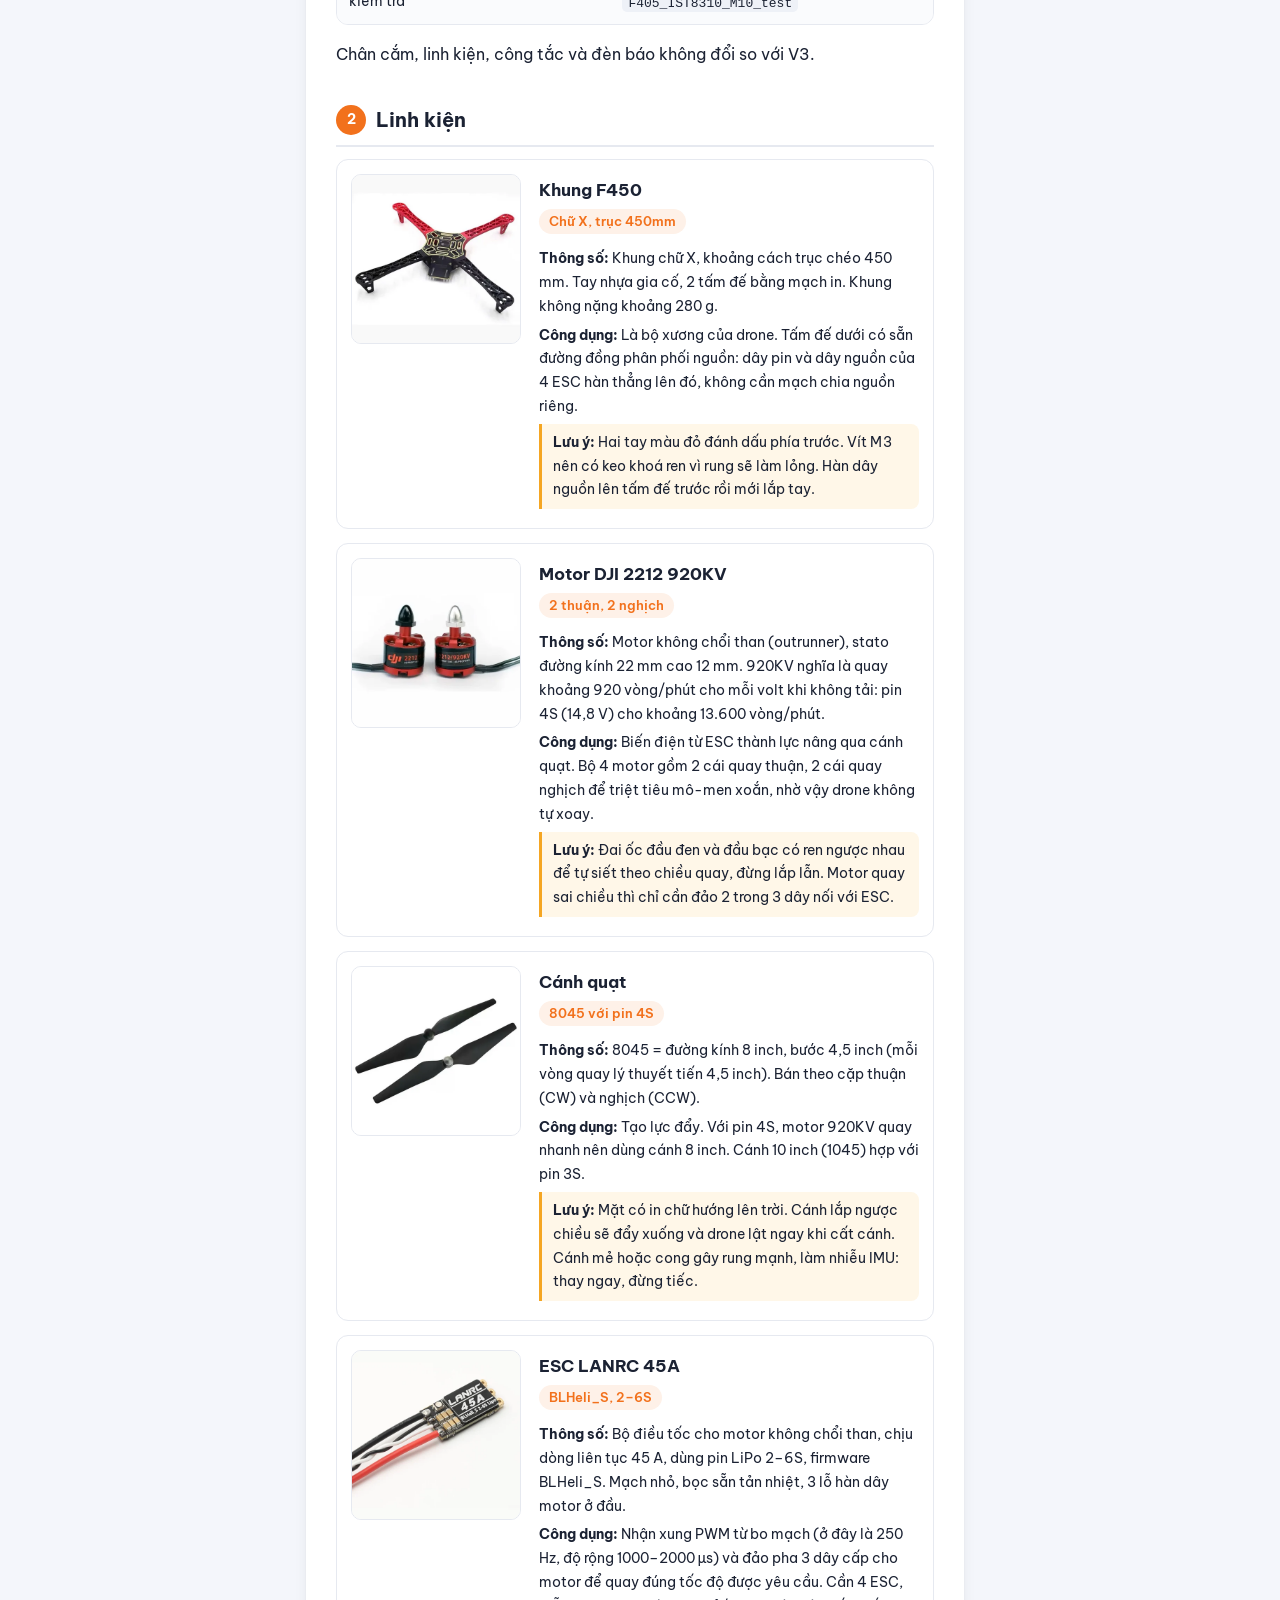
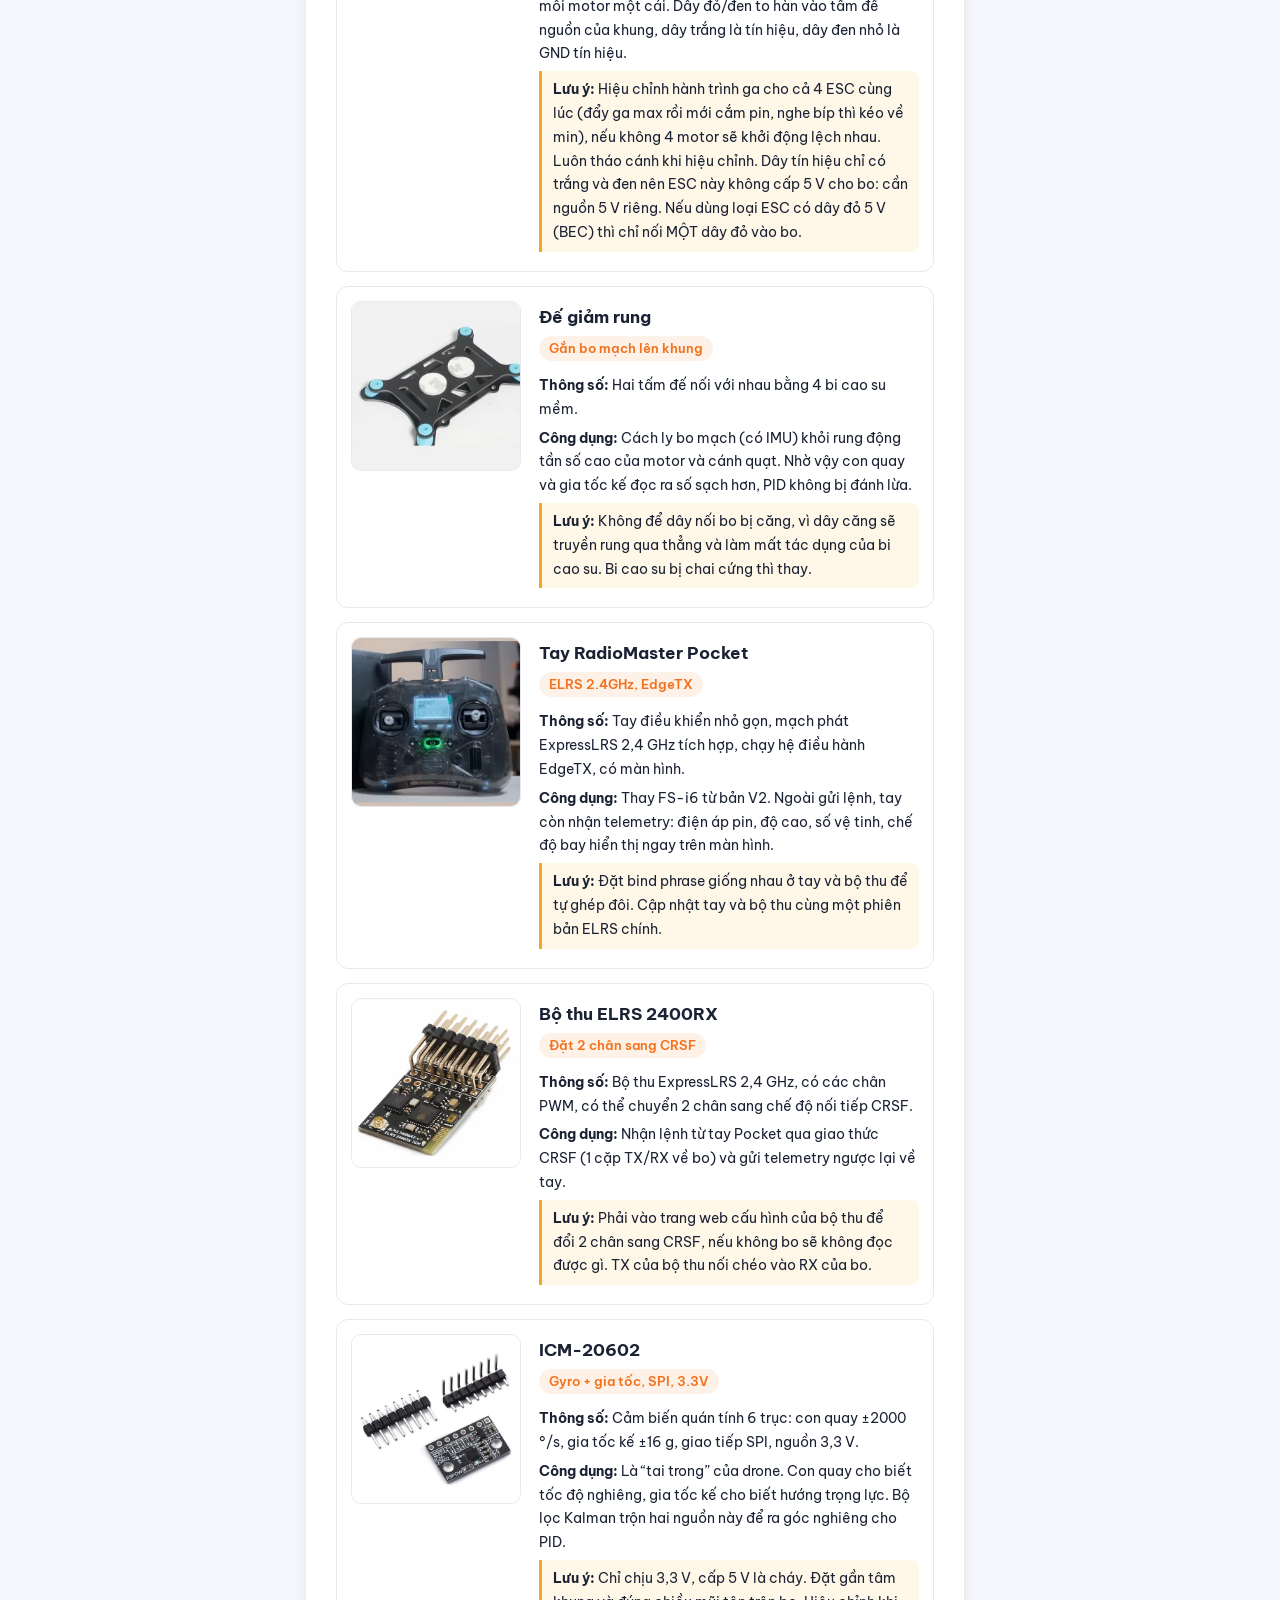
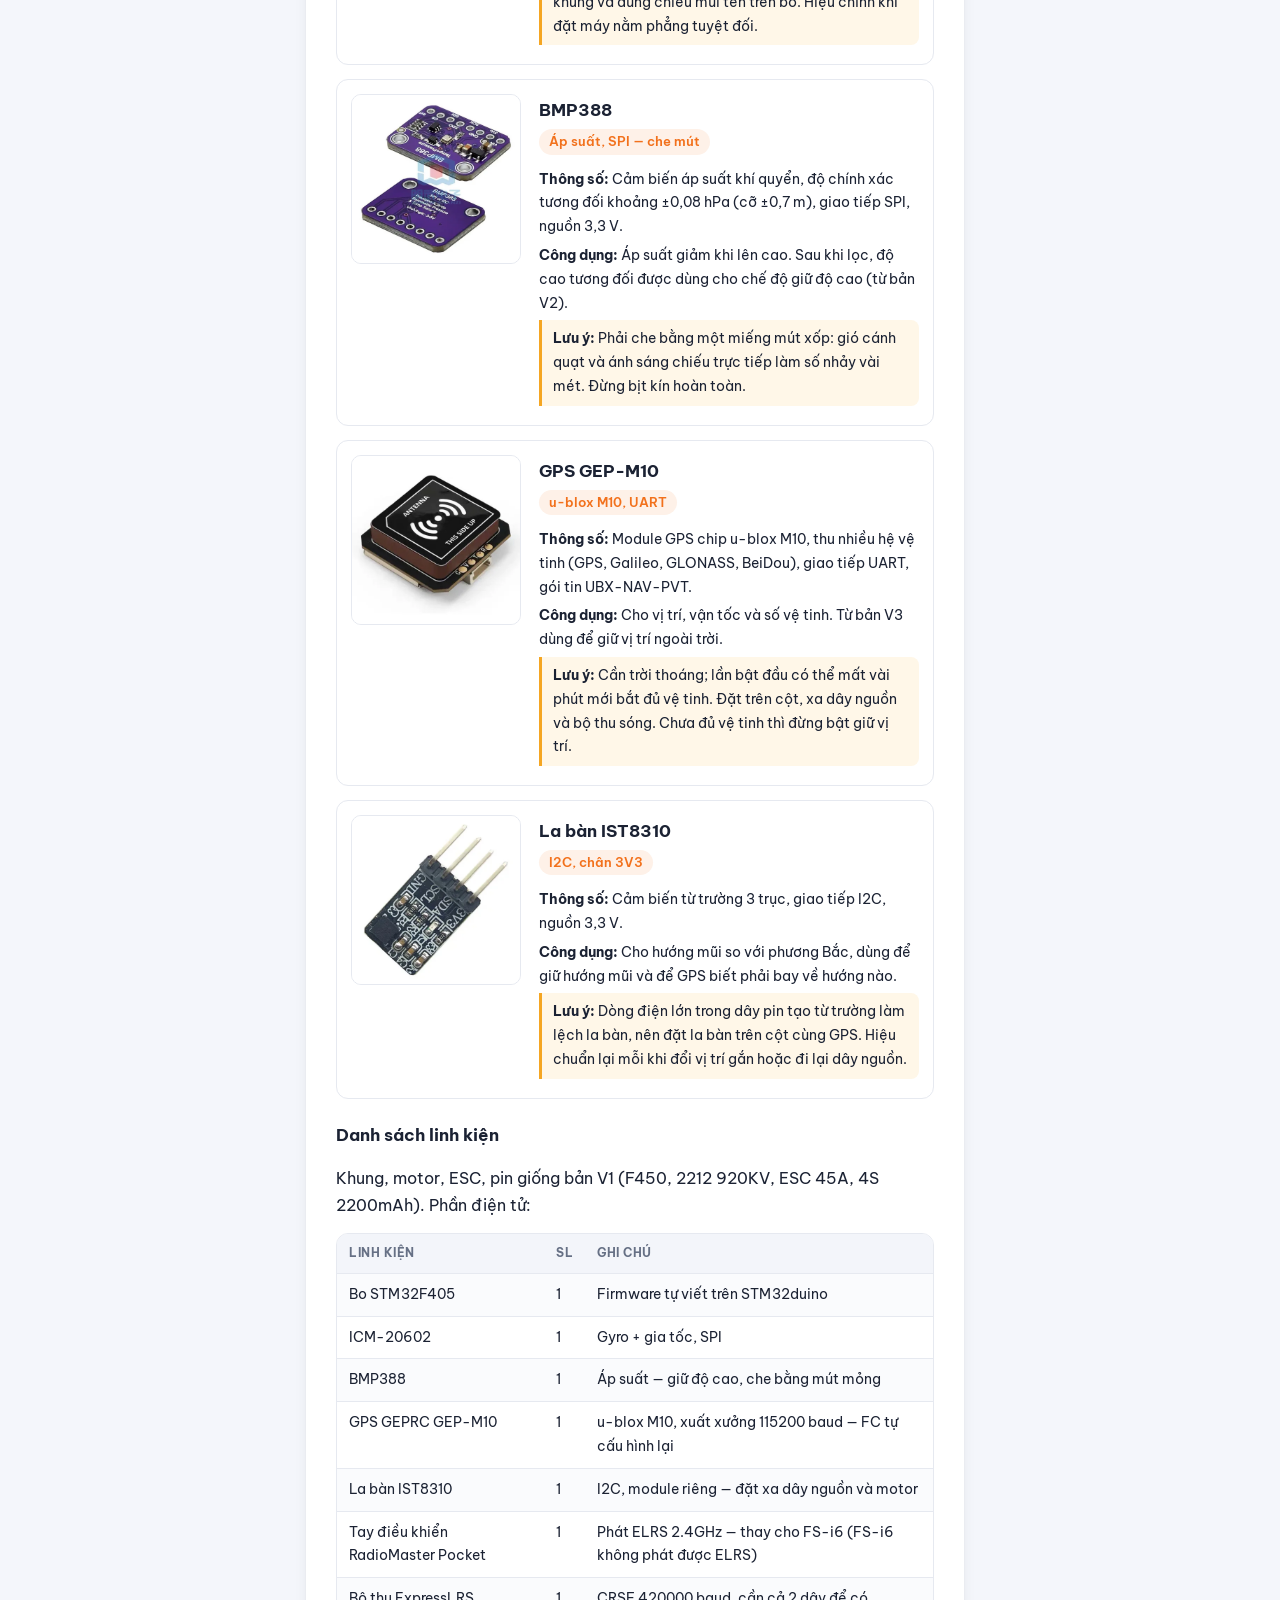
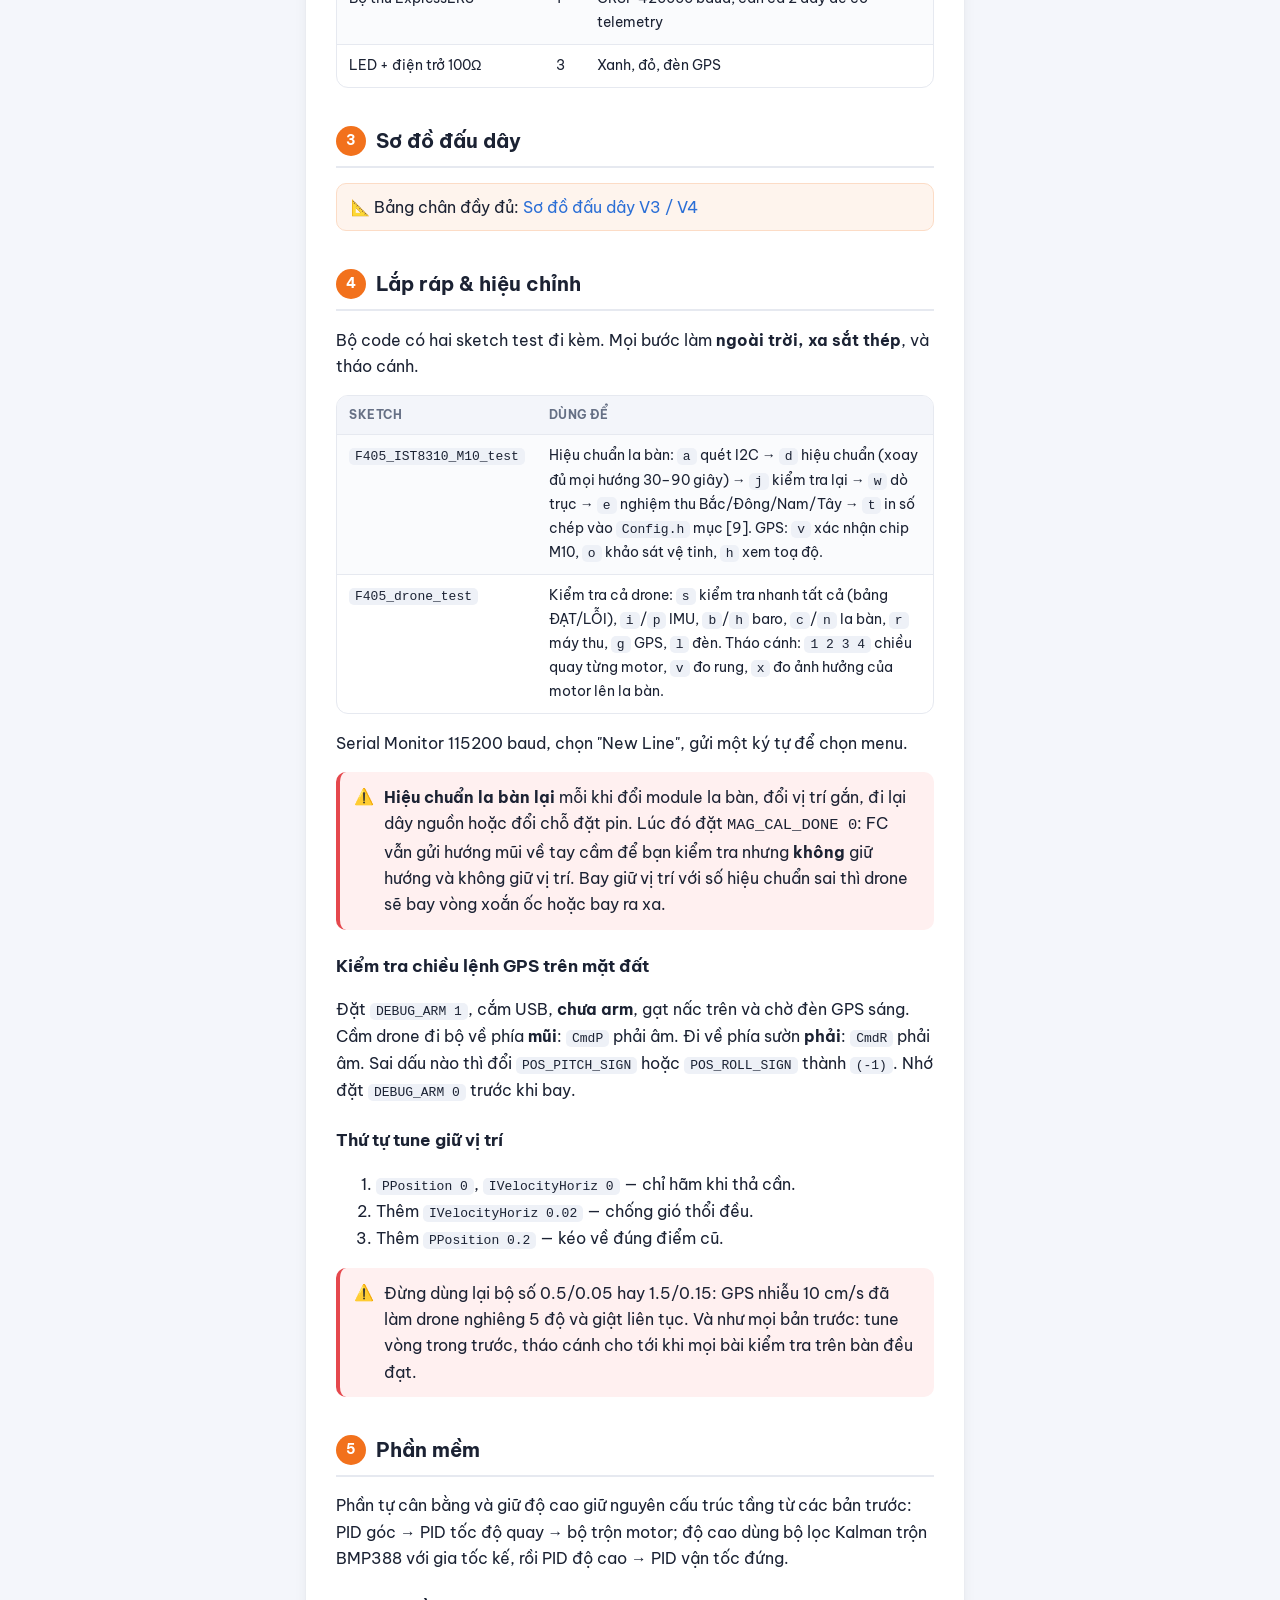
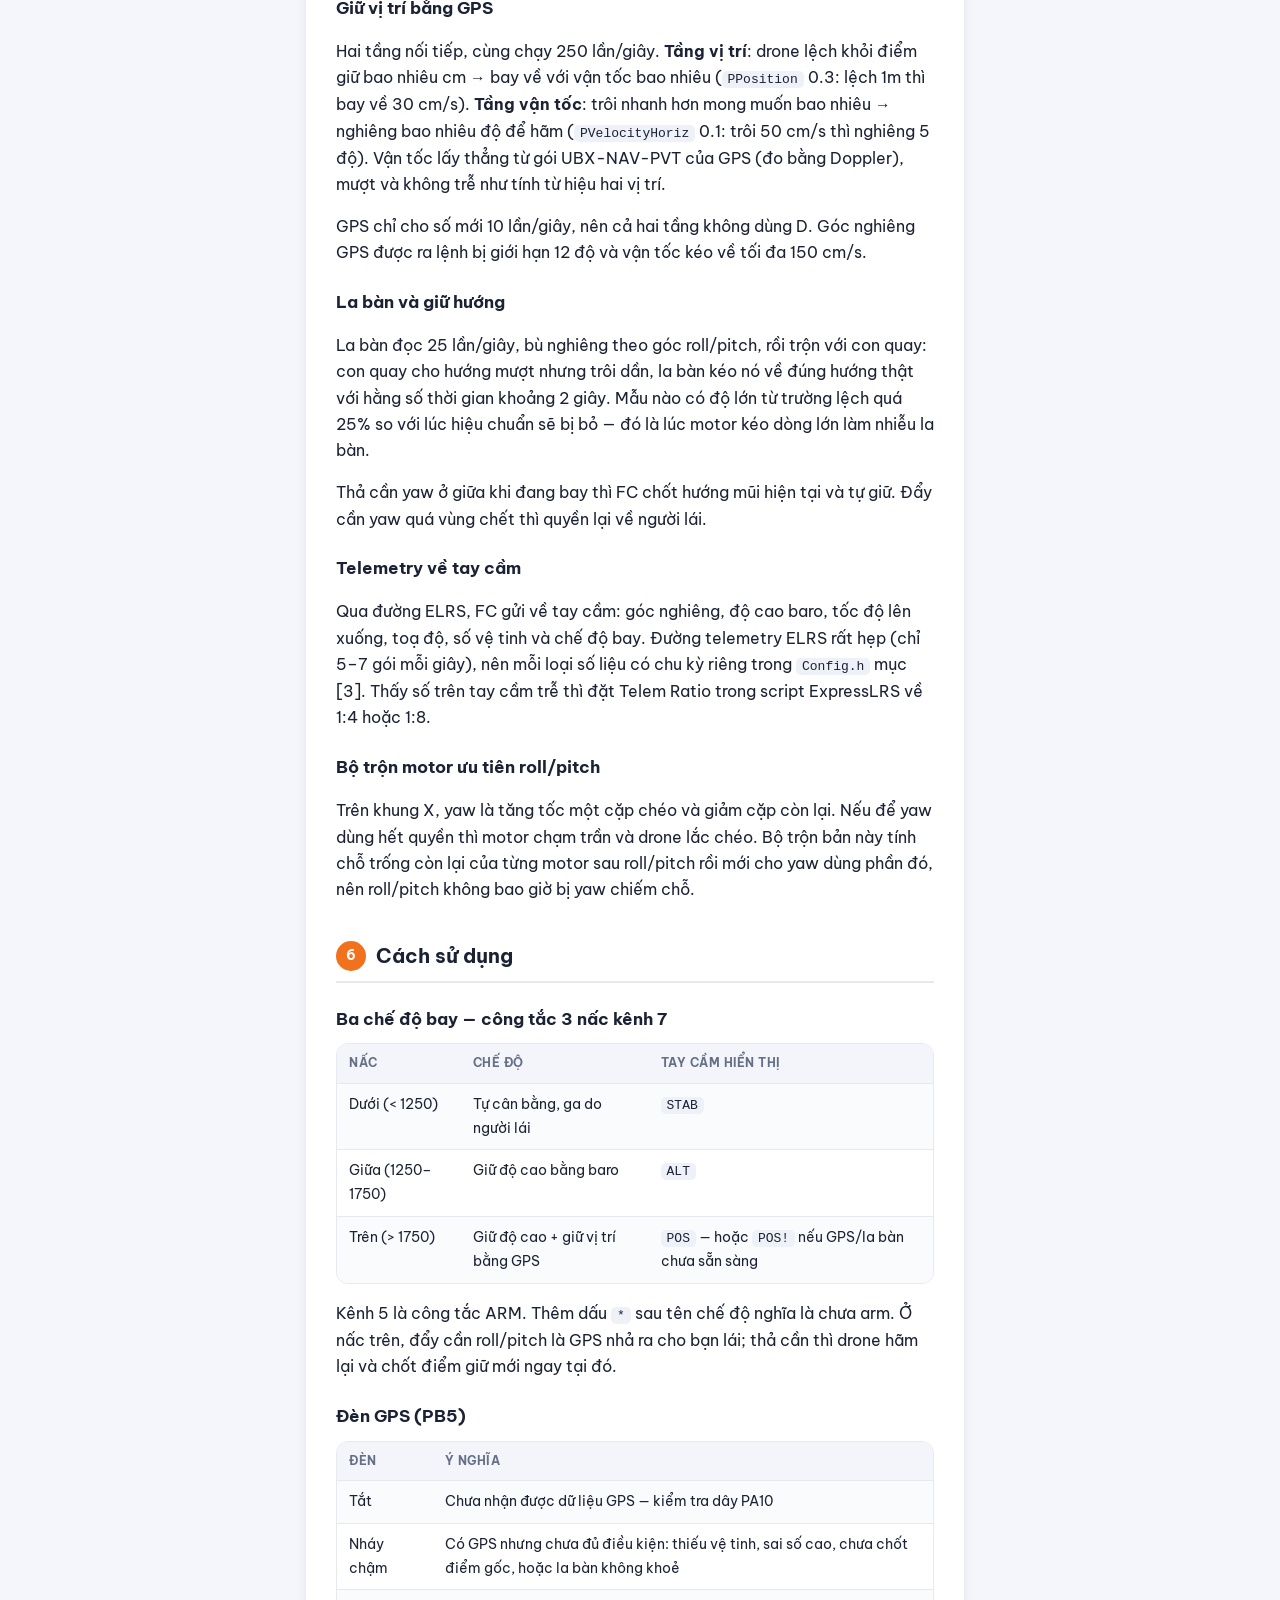
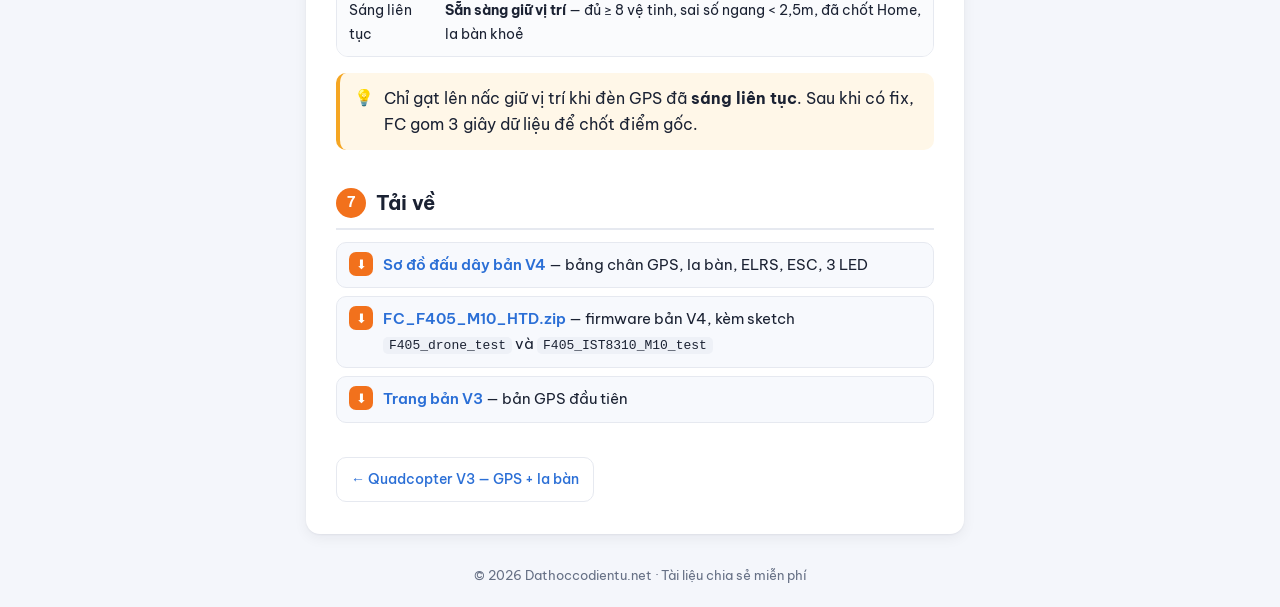
<file: v4.html>
<!doctype html>
<html lang="vi">
<head>
<meta charset="utf-8">
<meta name="viewport" content="width=device-width, initial-scale=1">
<title>Quadcopter V4 — STM32F405 + GPS M10 + la bàn IST8310, giữ vị trí bằng GPS</title>
<meta name="description" content="Drone F450 tự chế bản V4: GPS GEP-M10 và la bàn IST8310, giữ vị trí bằng GPS, giữ hướng mũi, telemetry ELRS về tay cầm.">
<link rel="stylesheet" href="style.css">
</head>
<body>
<header id="top"></header>
<div class="wrap">
  <aside id="nav"></aside>
  <main>

    <h1>Quadcopter V4</h1>
    <p class="sub">Bản hoàn thiện của V3: GPS + la bàn, giữ vị trí ngoài trời đã tune xong</p>
    <div class="summary" data-project="v4"></div>

    <div class="photos">
      <figure><img src="drone.webp" alt="Drone F450 tự chế đã lắp hoàn chỉnh" width="900" height="852" loading="lazy"><figcaption>Drone F450 đã lắp hoàn chỉnh, GPS trên cột</figcaption></figure>
      <figure><img src="fc-board.webp" alt="Bo mạch FC tự thiết kế với ICM-20602 và BMP388" width="638" height="900" loading="lazy"><figcaption>Bo mạch FC tự thiết kế: ICM-20602, BMP388, 3 đèn báo</figcaption></figure>
    </div>
    <nav class="toc" id="toc"></nav>

    <h2 id="gioi-thieu">Giới thiệu</h2>
    <p>Phần cứng giữ nguyên như <a href="v3.html">bản V3</a> — <b>GPS GEP-M10</b> (u-blox M10) và <b>la bàn IST8310</b>, cùng một sơ đồ chân. V4 sửa lại phần mềm sau các chuyến bay thử của V3: đọc GPS bằng gói nhị phân UBX thay cho NMEA, giữ độ cao kéo về đúng mốc, hiệu chuẩn la bàn lại, và tune xong vòng giữ vị trí. Bộ code có thêm hai sketch kiểm tra để hiệu chuẩn từng bộ phận.</p>

    <h3>Khác gì so với bản V3</h3>
    <div class="tbl"><table>
      <tr><th>Hạng mục</th><th>V3</th><th>V4</th></tr>
      <tr><td>Đọc GPS</td><td>Câu chữ NMEA (GGA + RMC)</td><td>Gói nhị phân UBX-NAV-PVT — có vận tốc Bắc/Đông kể cả khi gần đứng yên</td></tr>
      <tr><td>Điều kiện GPS "khoẻ"</td><td>HDOP &lt; 2,0</td><td>Sai số ngang hAcc &lt; 2,5m (tính bằng mét, tin cậy hơn HDOP)</td></tr>
      <tr><td>Giữ độ cao</td><td>Chỉ giữ vận tốc đứng = 0, từ từ tụt khi pin yếu</td><td>Kéo về đúng độ cao lúc bật; cần ga chỉnh độ cao, có vùng chết</td></tr>
      <tr><td>Giữ vị trí</td><td>Bước 1: chỉ hãm, giới hạn 8°</td><td>Bước 3: hãm + chống gió + kéo về điểm cũ, giới hạn 12°</td></tr>
      <tr><td>Trục IMU</td><td>Cố định</td><td>Đổi được trong Config.h khi gắn module xoay khác</td></tr>
      <tr><td>La bàn</td><td>Hiệu chuẩn chéo, bù nghiêng pitch (+1)</td><td>Hiệu chuẩn lại đủ ma trận, bù nghiêng pitch (−1)</td></tr>
      <tr><td>Sketch kiểm tra</td><td>—</td><td><code>F405_drone_test</code>, <code>F405_IST8310_M10_test</code></td></tr>
    </table></div>
    <p>Chân cắm, linh kiện, công tắc và đèn báo không đổi so với V3.</p>

    <h2 id="linh-kien">Linh kiện</h2>
    <div class="parts" data-parts="frame,motor,prop,esc,damping,pocket,elrs,icm,bmp,gps,mag"></div>
    <h3>Danh sách linh kiện</h3>
    <p>Khung, motor, ESC, pin giống bản V1 (F450, 2212 920KV, ESC 45A, 4S 2200mAh). Phần điện tử:</p>
    <div class="tbl"><table>
      <tr><th>Linh kiện</th><th>SL</th><th>Ghi chú</th></tr>
      <tr><td>Bo STM32F405</td><td>1</td><td>Firmware tự viết trên STM32duino</td></tr>
      <tr><td>ICM-20602</td><td>1</td><td>Gyro + gia tốc, SPI</td></tr>
      <tr><td>BMP388</td><td>1</td><td>Áp suất — giữ độ cao, che bằng mút mỏng</td></tr>
      <tr><td>GPS GEPRC GEP-M10</td><td>1</td><td>u-blox M10, xuất xưởng 115200 baud — FC tự cấu hình lại</td></tr>
      <tr><td>La bàn IST8310</td><td>1</td><td>I2C, module riêng — đặt xa dây nguồn và motor</td></tr>
      <tr><td>Tay điều khiển RadioMaster Pocket</td><td>1</td><td>Phát ELRS 2.4GHz — thay cho FS-i6 (FS-i6 không phát được ELRS)</td></tr>
      <tr><td>Bộ thu ExpressLRS</td><td>1</td><td>CRSF 420000 baud, cần cả 2 dây để có telemetry</td></tr>
      <tr><td>LED + điện trở 100Ω</td><td>3</td><td>Xanh, đỏ, đèn GPS</td></tr>
    </table></div>

    <h2 id="so-do">Sơ đồ đấu dây</h2>
    <p class="doc-link">📐 Bảng chân đầy đủ: <a href="so-do-v4.html">Sơ đồ đấu dây V3 / V4</a></p>

    <h2 id="lap-rap">Lắp ráp & hiệu chỉnh</h2>
    <p>Bộ code có hai sketch test đi kèm. Mọi bước làm <b>ngoài trời, xa sắt thép</b>, và tháo cánh.</p>
    <div class="tbl"><table>
      <tr><th>Sketch</th><th>Dùng để</th></tr>
      <tr><td><code>F405_IST8310_M10_test</code></td><td>Hiệu chuẩn la bàn: <code>a</code> quét I2C → <code>d</code> hiệu chuẩn (xoay đủ mọi hướng 30–90 giây) → <code>j</code> kiểm tra lại → <code>w</code> dò trục → <code>e</code> nghiệm thu Bắc/Đông/Nam/Tây → <code>t</code> in số chép vào <code>Config.h</code> mục [9]. GPS: <code>v</code> xác nhận chip M10, <code>o</code> khảo sát vệ tinh, <code>h</code> xem toạ độ.</td></tr>
      <tr><td><code>F405_drone_test</code></td><td>Kiểm tra cả drone: <code>s</code> kiểm tra nhanh tất cả (bảng ĐẠT/LỖI), <code>i</code>/<code>p</code> IMU, <code>b</code>/<code>h</code> baro, <code>c</code>/<code>n</code> la bàn, <code>r</code> máy thu, <code>g</code> GPS, <code>l</code> đèn. Tháo cánh: <code>1 2 3 4</code> chiều quay từng motor, <code>v</code> đo rung, <code>x</code> đo ảnh hưởng của motor lên la bàn.</td></tr>
    </table></div>
    <p>Serial Monitor 115200 baud, chọn "New Line", gửi một ký tự để chọn menu.</p>

    <div class="warn"><b>Hiệu chuẩn la bàn lại</b> mỗi khi đổi module la bàn, đổi vị trí gắn, đi lại dây nguồn hoặc đổi chỗ đặt pin. Lúc đó đặt <code>MAG_CAL_DONE 0</code>: FC vẫn gửi hướng mũi về tay cầm để bạn kiểm tra nhưng <b>không</b> giữ hướng và không giữ vị trí. Bay giữ vị trí với số hiệu chuẩn sai thì drone sẽ bay vòng xoắn ốc hoặc bay ra xa.</div>

    <h3>Kiểm tra chiều lệnh GPS trên mặt đất</h3>
    <p>Đặt <code>DEBUG_ARM 1</code>, cắm USB, <b>chưa arm</b>, gạt nấc trên và chờ đèn GPS sáng. Cầm drone đi bộ về phía <b>mũi</b>: <code>CmdP</code> phải âm. Đi về phía sườn <b>phải</b>: <code>CmdR</code> phải âm. Sai dấu nào thì đổi <code>POS_PITCH_SIGN</code> hoặc <code>POS_ROLL_SIGN</code> thành <code>(-1)</code>. Nhớ đặt <code>DEBUG_ARM 0</code> trước khi bay.</p>

    <h3>Thứ tự tune giữ vị trí</h3>
    <ol>
      <li><code>PPosition 0</code>, <code>IVelocityHoriz 0</code> — chỉ hãm khi thả cần.</li>
      <li>Thêm <code>IVelocityHoriz 0.02</code> — chống gió thổi đều.</li>
      <li>Thêm <code>PPosition 0.2</code> — kéo về đúng điểm cũ.</li>
    </ol>
    <div class="warn">Đừng dùng lại bộ số 0.5/0.05 hay 1.5/0.15: GPS nhiễu 10 cm/s đã làm drone nghiêng 5 độ và giật liên tục. Và như mọi bản trước: tune vòng trong trước, tháo cánh cho tới khi mọi bài kiểm tra trên bàn đều đạt.</div>

    <h2 id="phan-mem">Phần mềm</h2>
    <p>Phần tự cân bằng và giữ độ cao giữ nguyên cấu trúc tầng từ các bản trước: PID góc → PID tốc độ quay → bộ trộn motor; độ cao dùng bộ lọc Kalman trộn BMP388 với gia tốc kế, rồi PID độ cao → PID vận tốc đứng.</p>

    <h3>Giữ vị trí bằng GPS</h3>
    <p>Hai tầng nối tiếp, cùng chạy 250 lần/giây. <b>Tầng vị trí</b>: drone lệch khỏi điểm giữ bao nhiêu cm → bay về với vận tốc bao nhiêu (<code>PPosition</code> 0.3: lệch 1m thì bay về 30 cm/s). <b>Tầng vận tốc</b>: trôi nhanh hơn mong muốn bao nhiêu → nghiêng bao nhiêu độ để hãm (<code>PVelocityHoriz</code> 0.1: trôi 50 cm/s thì nghiêng 5 độ). Vận tốc lấy thẳng từ gói UBX-NAV-PVT của GPS (đo bằng Doppler), mượt và không trễ như tính từ hiệu hai vị trí.</p>
    <p>GPS chỉ cho số mới 10 lần/giây, nên cả hai tầng không dùng D. Góc nghiêng GPS được ra lệnh bị giới hạn 12 độ và vận tốc kéo về tối đa 150 cm/s.</p>

    <h3>La bàn và giữ hướng</h3>
    <p>La bàn đọc 25 lần/giây, bù nghiêng theo góc roll/pitch, rồi trộn với con quay: con quay cho hướng mượt nhưng trôi dần, la bàn kéo nó về đúng hướng thật với hằng số thời gian khoảng 2 giây. Mẫu nào có độ lớn từ trường lệch quá 25% so với lúc hiệu chuẩn sẽ bị bỏ — đó là lúc motor kéo dòng lớn làm nhiễu la bàn.</p>
    <p>Thả cần yaw ở giữa khi đang bay thì FC chốt hướng mũi hiện tại và tự giữ. Đẩy cần yaw quá vùng chết thì quyền lại về người lái.</p>

    <h3>Telemetry về tay cầm</h3>
    <p>Qua đường ELRS, FC gửi về tay cầm: góc nghiêng, độ cao baro, tốc độ lên xuống, toạ độ, số vệ tinh và chế độ bay. Đường telemetry ELRS rất hẹp (chỉ 5–7 gói mỗi giây), nên mỗi loại số liệu có chu kỳ riêng trong <code>Config.h</code> mục [3]. Thấy số trên tay cầm trễ thì đặt Telem Ratio trong script ExpressLRS về 1:4 hoặc 1:8.</p>

    <h3>Bộ trộn motor ưu tiên roll/pitch</h3>
    <p>Trên khung X, yaw là tăng tốc một cặp chéo và giảm cặp còn lại. Nếu để yaw dùng hết quyền thì motor chạm trần và drone lắc chéo. Bộ trộn bản này tính chỗ trống còn lại của từng motor sau roll/pitch rồi mới cho yaw dùng phần đó, nên roll/pitch không bao giờ bị yaw chiếm chỗ.</p>

    <h2 id="su-dung">Cách sử dụng</h2>
    <h3>Ba chế độ bay — công tắc 3 nấc kênh 7</h3>
    <div class="tbl"><table>
      <tr><th>Nấc</th><th>Chế độ</th><th>Tay cầm hiển thị</th></tr>
      <tr><td>Dưới (&lt; 1250)</td><td>Tự cân bằng, ga do người lái</td><td><code>STAB</code></td></tr>
      <tr><td>Giữa (1250–1750)</td><td>Giữ độ cao bằng baro</td><td><code>ALT</code></td></tr>
      <tr><td>Trên (&gt; 1750)</td><td>Giữ độ cao + giữ vị trí bằng GPS</td><td><code>POS</code> — hoặc <code>POS!</code> nếu GPS/la bàn chưa sẵn sàng</td></tr>
    </table></div>
    <p>Kênh 5 là công tắc ARM. Thêm dấu <code>*</code> sau tên chế độ nghĩa là chưa arm. Ở nấc trên, đẩy cần roll/pitch là GPS nhả ra cho bạn lái; thả cần thì drone hãm lại và chốt điểm giữ mới ngay tại đó.</p>

    <h3>Đèn GPS (PB5)</h3>
    <div class="tbl"><table>
      <tr><th>Đèn</th><th>Ý nghĩa</th></tr>
      <tr><td>Tắt</td><td>Chưa nhận được dữ liệu GPS — kiểm tra dây PA10</td></tr>
      <tr><td>Nháy chậm</td><td>Có GPS nhưng chưa đủ điều kiện: thiếu vệ tinh, sai số cao, chưa chốt điểm gốc, hoặc la bàn không khoẻ</td></tr>
      <tr><td>Sáng liên tục</td><td><b>Sẵn sàng giữ vị trí</b> — đủ ≥ 8 vệ tinh, sai số ngang &lt; 2,5m, đã chốt Home, la bàn khoẻ</td></tr>
    </table></div>
    <div class="note">Chỉ gạt lên nấc giữ vị trí khi đèn GPS đã <b>sáng liên tục</b>. Sau khi có fix, FC gom 3 giây dữ liệu để chốt điểm gốc.</div>

    <h2 id="tai-ve">Tải về</h2>
    <ul class="downloads">
      <li><a href="so-do-v4.html">Sơ đồ đấu dây bản V4</a> — bảng chân GPS, la bàn, ELRS, ESC, 3 LED</li>
      <li><a href="FC_F405_M10_HTD.zip">FC_F405_M10_HTD.zip</a> — firmware bản V4, kèm sketch <code>F405_drone_test</code> và <code>F405_IST8310_M10_test</code></li>
      <li><a href="v3.html">Trang bản V3</a> — bản GPS đầu tiên</li>
    </ul>
  
    <nav class="pager" id="pager"></nav>
  </main>
</div>
<footer id="foot"></footer>
<script src="site.js"></script>
</body>
</html>
</file>
<file: style.css>
@import url("https://fonts.googleapis.com/css2?family=Be+Vietnam+Pro:wght@400;500;600;700;800&display=swap");

/* =====================================================================
 *  MÀU CHUNG — đổi ở đây là cả web đổi theo
 *  --g là màu của nhóm dự án (site.js tự gán: drone cam, chatbot xanh)
 * ===================================================================== */
:root {
  --bg: #f4f6fb;
  --panel: #ffffff;
  --ink: #1b2233;
  --muted: #667085;
  --line: #e6e9f0;
  --link: #2b6fd6;
  --c1: #f2711c;          /* cam — drone */
  --c2: #2b7de9;          /* xanh — chatbot */
  --accent: #f2711c;
  --g: #6a5cff;           /* màu nhóm mặc định (trang chung) */
  --warn-bg: #fff7e8;
  --warn-line: #f5a623;
  --danger-bg: #fff0f0;
  --danger-line: #e5484d;
  --radius: 14px;
  --shadow: 0 1px 2px rgba(16, 24, 40, .05), 0 4px 14px rgba(16, 24, 40, .06);
  --shadow-hi: 0 8px 28px rgba(16, 24, 40, .14);
}
* { box-sizing: border-box; }
html { -webkit-text-size-adjust: 100%; scroll-behavior: smooth; }
body {
  margin: 0; color: var(--ink);
  background:
    radial-gradient(900px 500px at -10% 10%, rgba(242, 113, 28, .10), transparent 60%),
    radial-gradient(900px 600px at 110% 30%, rgba(43, 125, 233, .12), transparent 60%),
    radial-gradient(700px 500px at 50% 110%, rgba(106, 92, 255, .08), transparent 60%),
    radial-gradient(circle, rgba(27, 34, 51, .07) 1px, transparent 1.4px) 0 0 / 22px 22px,
    var(--bg);
  background-attachment: fixed;
  font: 15.5px/1.7 "Be Vietnam Pro", -apple-system, "Segoe UI", Roboto, Arial, sans-serif;
}
a { color: var(--link); text-decoration: none; }
a:hover { text-decoration: underline; }
img { max-width: 100%; height: auto; }

/* ---- thanh trên ---- */
#top {
  background: #fff; border-bottom: 1px solid var(--line);
  position: sticky; top: 0; z-index: 20;
}
#top::after {
  content: ""; display: block; height: 3px;
  background: linear-gradient(90deg, var(--c1), #f5b51e 35%, #23c2a5 65%, var(--c2));
}
.banner {
  max-width: 1560px; margin: 0 auto; padding: 10px 24px;
  display: flex; align-items: center; gap: 14px; flex-wrap: wrap;
}
.brand { display: flex; align-items: center; gap: 8px; color: var(--ink); font-size: 19px; letter-spacing: -.3px; }
.brand:hover { text-decoration: none; }
.brand b { font-weight: 800; }
.brand span { color: var(--c1); font-weight: 700; margin-left: -8px; }
.brand .logo {
  font-style: normal; width: 32px; height: 32px; border-radius: 9px; display: grid; place-items: center;
  background: linear-gradient(135deg, var(--c1), var(--c2)); color: #fff; font-size: 16px;
}
.slogan { color: var(--muted); font-size: 13px; }
.topnav { margin-left: auto; display: flex; gap: 6px; font-size: 14px; }
.topnav a { color: var(--ink); padding: 6px 12px; border-radius: 999px; font-weight: 500; }
.topnav a:hover { background: #eef2fa; text-decoration: none; }

/* ---- bố cục ---- */
.wrap {
  max-width: 1560px; margin: 20px auto; padding: 0 24px;
  display: grid; grid-template-columns: 260px minmax(0, 1fr); gap: 22px; align-items: start;
}
#nav { position: sticky; top: 76px; }
#nav .box {
  background: var(--panel); border-radius: var(--radius); box-shadow: var(--shadow);
  padding: 12px 14px; margin-bottom: 14px; border-top: 4px solid var(--g);
}
#nav h4 {
  margin: 0 0 6px; font-size: 13px; color: var(--g); display: flex; align-items: center; gap: 8px;
  padding-bottom: 8px; border-bottom: 1px solid var(--line);
}
#nav h4 i { font-style: normal; font-size: 16px; }
#nav a { display: block; padding: 6px 8px; margin: 1px -8px; font-size: 14px; border-radius: 8px; color: var(--ink); }
#nav a:hover { background: #f1f4fa; text-decoration: none; }
#nav a.on { font-weight: 600; background: color-mix(in srgb, var(--g) 12%, white); color: var(--ink); box-shadow: inset 3px 0 0 var(--g); }
#nav .subdocs { margin-top: 6px; padding-top: 6px; border-top: 1px dashed var(--line); }
#nav .subdocs a { font-size: 13px; color: var(--muted); }
#nav .subdocs a::before { content: "📐 "; }

main {
  background: var(--panel); border-radius: var(--radius); box-shadow: var(--shadow);
  padding: 24px 30px 32px; min-width: 0;
}
main h1 { font-size: 28px; margin: 0 0 4px; line-height: 1.25; font-weight: 800; letter-spacing: -.4px; }
main .sub { color: var(--muted); margin: 0 0 16px; font-size: 16px; }
main h2 {
  font-size: 20px; font-weight: 700; margin: 36px 0 12px; padding: 0 0 8px;
  border-bottom: 2px solid var(--line); display: flex; align-items: center; gap: 10px;
}
main h3 { font-size: 17px; margin: 22px 0 6px; font-weight: 700; }

/* Đánh số mục tự động bằng ô tròn màu nhóm */
body:not(.home) main { counter-reset: sec; }
body:not(.home) main h2[id] { counter-increment: sec; scroll-margin-top: 80px; }
body:not(.home) main h2[id]::before {
  content: counter(sec); flex: none; width: 30px; height: 30px; border-radius: 50%;
  display: grid; place-items: center; font-size: 14px; font-weight: 700; color: #fff;
  background: var(--g);
}

/* ---- cột phải (màn hình rộng) ---- */
#side { display: none; }
@media (min-width: 1240px) {
  .wrap { grid-template-columns: 260px minmax(0, 1fr) 270px; }
  #side { display: block; position: sticky; top: 76px; max-height: calc(100vh - 90px); overflow-y: auto; }
  main .toc { display: none; }
}
#side .box {
  display: block; background: var(--panel); border-radius: var(--radius); box-shadow: var(--shadow);
  padding: 12px 14px; margin-bottom: 14px; border-top: 4px solid var(--g);
}
#side h4 { margin: 0 0 6px; font-size: 13px; padding-bottom: 8px; border-bottom: 1px solid var(--line); }
#side ol { list-style: none; margin: 0; padding: 0; counter-reset: t; font-size: 13.5px; }
#side ol li { counter-increment: t; }
#side ol a { display: flex; gap: 8px; padding: 5px 8px; margin: 1px -8px; border-radius: 8px; color: var(--ink); }
#side ol a::before {
  content: counter(t); flex: none; width: 20px; height: 20px; border-radius: 50%; font-size: 11px; font-weight: 700;
  display: grid; place-items: center; background: #eef1f7; color: var(--muted);
}
#side ol a:hover { background: #f1f4fa; text-decoration: none; }
#side ol a.on { background: color-mix(in srgb, var(--g) 12%, white); font-weight: 600; }
#side ol a.on::before { background: var(--g); color: #fff; }
#side .sfile, #side .slog { display: block; padding: 6px 0; border-bottom: 1px dashed var(--line); font-size: 13px; line-height: 1.4; color: var(--ink); overflow-wrap: anywhere; }
#side .sfile { color: var(--link); font-weight: 600; }
#side .sfile small, #side .slog small { display: block; color: var(--muted); font-weight: 400; font-size: 12px; }
#side .slog:hover, #side .sfile:hover { text-decoration: none; color: var(--link); }
#side .more { display: block; font-size: 13px; padding-top: 8px; font-weight: 600; }
#side .tiktok-card { background: linear-gradient(135deg, #111827, #3b1d5e); color: #fff; border-top: 0; }
#side .tiktok-card:hover { text-decoration: none; transform: translateY(-2px); }
#side .tiktok-card b { display: block; font-size: 16px; }
#side .tiktok-card span { font-size: 13px; color: #c7d2fe; }

/* ---- đầu trang dự án ---- */
body:not(.home) main h1 { color: var(--ink); }
body[data-group] main { border-top: 5px solid var(--g); }
.crumbs { font-size: 13px; color: var(--muted); margin: 0 0 8px; }
.crumbs a { color: var(--g); font-weight: 500; }
.summary dl {
  display: grid; grid-template-columns: repeat(4, 1fr); gap: 10px; margin: 0 0 18px;
}
.summary dl > div {
  padding: 10px 12px; border-radius: 10px; min-width: 0;
  background: color-mix(in srgb, var(--g) 8%, white); border: 1px solid color-mix(in srgb, var(--g) 22%, white);
}
.summary dt { font-size: 11px; letter-spacing: .6px; text-transform: uppercase; color: var(--g); font-weight: 700; }
.summary dd { margin: 3px 0 0; font-size: 13.5px; overflow-wrap: anywhere; line-height: 1.5; }

.toc {
  border-radius: 12px; padding: 12px 16px; margin: 16px 0 6px;
  background: #f7f9fd; border: 1px solid var(--line);
}
.toc b { font-size: 12px; letter-spacing: 1px; text-transform: uppercase; color: var(--muted); }
.toc ol { margin: 6px 0 0; padding-left: 22px; columns: 2; column-gap: 24px; font-size: 14px; }
.toc li { break-inside: avoid; padding: 2px 0; }
.toc li::marker { color: var(--g); font-weight: 700; }

.doc-link {
  background: color-mix(in srgb, var(--g) 8%, white); border-radius: 10px; padding: 10px 14px;
  border: 1px solid color-mix(in srgb, var(--g) 25%, white);
}
.pager { display: flex; justify-content: space-between; gap: 12px; margin-top: 34px; }
.pager a {
  padding: 10px 14px; border-radius: 10px; border: 1px solid var(--line); font-size: 14px; font-weight: 500;
  background: #fff; transition: .15s;
}
.pager a:hover { border-color: var(--g); box-shadow: var(--shadow); text-decoration: none; }
.pager .next { text-align: right; margin-left: auto; }

/* ---- bảng ---- */
.tbl { overflow-x: auto; margin: 10px 0 16px; border: 1px solid var(--line); border-radius: 12px; }
table { border-collapse: collapse; width: 100%; font-size: 14px; }
th, td { border-bottom: 1px solid var(--line); padding: 9px 12px; text-align: left; vertical-align: top; }
tr:last-child td { border-bottom: 0; }
tr:nth-child(even) td { background: #fafbfd; }
th { font-size: 12px; letter-spacing: .5px; text-transform: uppercase; color: var(--muted); background: #f3f5fa; font-weight: 700; }
td code, p code, li code { background: #eef1f7; padding: 1px 6px; border-radius: 5px; font-size: 13px; }

/* ---- ô ghi chú ---- */
.note, .warn {
  border-left: 4px solid var(--warn-line); background: var(--warn-bg);
  padding: 12px 16px 12px 44px; margin: 14px 0; border-radius: 10px; position: relative;
}
.note::before, .warn::before { position: absolute; left: 14px; top: 11px; font-size: 16px; }
.note::before { content: "💡"; }
.warn { border-color: var(--danger-line); background: var(--danger-bg); }
.warn::before { content: "⚠️"; }
.todo {
  border: 2px dashed #c9ced6; color: var(--muted); padding: 12px 14px;
  border-radius: 10px; margin: 10px 0; font-style: italic;
}

/* ---- ảnh & video ---- */
.photos { display: grid; grid-template-columns: 1fr 1fr; gap: 14px; margin: 12px 0 6px; align-items: start; }
.photos figure { margin: 0; }
.photos img { display: block; width: 100%; height: auto; border-radius: 12px; box-shadow: var(--shadow); }
.photos figcaption { font-size: 13px; color: var(--muted); margin-top: 6px; }
.tiktok-links {
  display: inline-block; font-size: 14px; margin: 8px 0 6px; padding: 6px 14px; border-radius: 999px;
  background: #111827; color: #fff;
}
.tiktok-links a { color: #7dd3fc; font-weight: 600; }
.video { display: flex; flex-wrap: wrap; gap: 16px; margin: 10px 0; }
.video figure { margin: 0; width: 325px; max-width: 100%; }
.video iframe { width: 100%; aspect-ratio: 9 / 16; border: 0; background: #000; border-radius: 12px; }
.video figcaption { font-size: 13px; color: var(--muted); margin-top: 4px; }

/* ---- từng linh kiện kèm ảnh ---- */
.part-list { display: grid; gap: 14px; margin: 12px 0 20px; }
.part {
  display: grid; grid-template-columns: 170px 1fr; gap: 18px; align-items: start;
  padding: 14px; border-radius: 12px; background: #fff; border: 1px solid var(--line); transition: .15s;
}
.part:hover { box-shadow: var(--shadow); border-color: color-mix(in srgb, var(--g) 35%, white); }
.part img {
  display: block; width: 100%; height: auto; aspect-ratio: 1; object-fit: contain;
  border-radius: 10px; background: #fff; border: 1px solid var(--line);
}
.part .noimg {
  aspect-ratio: 1; display: flex; align-items: center; justify-content: center;
  border: 2px dashed #d0d5dd; border-radius: 10px; color: var(--muted); font-size: 13px;
}
.part h3 { margin: 2px 0 0; font-size: 17px; }
.part .pnote {
  display: inline-block; margin: 4px 0 8px; font-size: 12.5px; font-weight: 600;
  color: var(--g); background: color-mix(in srgb, var(--g) 10%, white); padding: 2px 10px; border-radius: 999px;
}
.part p { margin: 5px 0; font-size: 14px; }
.part .ptip { background: var(--warn-bg); border-left: 3px solid var(--warn-line); padding: 7px 11px; border-radius: 0 8px 8px 0; }

/* ---- tải về ---- */
.downloads { list-style: none; padding: 0; margin: 0; display: grid; gap: 8px; }
.downloads li {
  padding: 10px 14px 10px 46px; border-radius: 10px; background: #f7f9fd; border: 1px solid var(--line);
  position: relative; font-size: 14.5px;
}
.downloads li::before {
  content: "⬇"; position: absolute; left: 12px; top: 9px; width: 24px; height: 24px; border-radius: 7px;
  display: grid; place-items: center; font-size: 13px; color: #fff; background: var(--g);
}
.downloads li a { font-weight: 600; }
.downloads li.dl-group {
  background: none; border: 0; padding: 10px 0 0; font-weight: 700; color: var(--g); font-size: 14px;
}
.downloads li.dl-group::before { display: none; }

/* ---- nhật ký ---- */
.log { list-style: none; padding: 0; margin: 0; }
.log > li {
  display: grid; grid-template-columns: 100px 1fr; gap: 14px; padding: 14px 0; border-bottom: 1px solid var(--line);
}
.log time { color: var(--muted); font-size: 13px; font-weight: 600; }
.log > li > div > b { display: block; margin: 4px 0 2px; }
.log ul { margin: 4px 0 0; padding-left: 18px; font-size: 14px; }
.log ul li { display: list-item; margin: 3px 0; padding: 0; border: 0; }
#log-filter { display: flex; flex-wrap: wrap; gap: 8px; margin: 0 0 12px; }
#log-filter button {
  font: inherit; font-size: 13px; padding: 5px 14px; border-radius: 999px; cursor: pointer;
  border: 1px solid var(--line); background: #fff; color: var(--ink); font-weight: 500;
}
#log-filter button.on { background: var(--ink); color: #fff; border-color: var(--ink); }

.tag { font-size: 11px; padding: 2px 8px; border-radius: 999px; vertical-align: 1px; font-weight: 600; }
.tag.wip { background: #fff1d6; color: #9a6200; }
.tag.soon { background: #e8ecf1; color: #59636e; }
.tag.proj-chatbot { background: #e3efff; color: #1a5fa8; }
.tag.proj-drone { background: #ffeede; color: #b35300; }
.tag.proj-web { background: #ecebff; color: #4b3fd1; }

/* ---- trang chủ ---- */
.hero {
  display: grid; grid-template-columns: 1.15fr 1fr; gap: 20px; align-items: center;
  margin: -24px -30px 22px; padding: 30px 30px 28px; border-radius: var(--radius) var(--radius) 0 0;
  background:
    radial-gradient(circle at 15% 20%, rgba(255,255,255,.18) 0 2px, transparent 3px) 0 0 / 22px 22px,
    linear-gradient(120deg, #ff7a18 0%, #ff4f6d 40%, #6a5cff 70%, #2b7de9 100%);
  color: #fff;
}
.hero .kicker {
  display: inline-block; font-size: 12px; font-weight: 600; letter-spacing: .5px; text-transform: uppercase;
  background: rgba(255,255,255,.2); padding: 4px 12px; border-radius: 999px;
}
.hero h1 { color: #fff; font-size: 34px; margin: 12px 0 8px; line-height: 1.2; }
.hero h1 em { font-style: normal; padding: 0 6px; border-radius: 8px; }
.hero h1 em.c1 { background: rgba(255, 210, 120, .3); }
.hero h1 em.c2 { background: rgba(140, 200, 255, .3); }
.hero p { margin: 0 0 16px; color: rgba(255,255,255,.92); }
.hero-btn { display: flex; gap: 10px; flex-wrap: wrap; }
.btn {
  display: inline-block; padding: 9px 18px; border-radius: 999px; font-weight: 700; font-size: 14px;
  background: #fff; color: #ff4f6d; box-shadow: 0 4px 14px rgba(0,0,0,.15);
}
.btn:hover { text-decoration: none; transform: translateY(-1px); }
.btn.ghost { background: rgba(255,255,255,.15); color: #fff; box-shadow: none; border: 1px solid rgba(255,255,255,.5); }
.stats { display: flex; gap: 22px; margin-top: 18px; }
.stats b { display: block; font-size: 24px; line-height: 1.1; font-weight: 800; }
.stats span { font-size: 12.5px; color: rgba(255,255,255,.85); }
.hero-img { position: relative; height: 240px; }
.hero-img img {
  position: absolute; border-radius: 14px; border: 4px solid #fff; box-shadow: 0 12px 30px rgba(0,0,0,.25);
  object-fit: cover;
}
.hero-img img:first-child { width: 62%; height: 210px; left: 0; top: 0; transform: rotate(-4deg); }
.hero-img img:last-child { width: 62%; height: 170px; right: 0; bottom: 0; transform: rotate(3deg); }
.home .intro { font-size: 15px; color: #344054; }

.group-head { display: flex; gap: 12px; align-items: center; margin: 22px 0 12px; }
.group-head i {
  font-style: normal; width: 44px; height: 44px; border-radius: 12px; display: grid; place-items: center;
  font-size: 22px; background: color-mix(in srgb, var(--g) 15%, white); flex: none;
}
.group-head h3 { margin: 0; color: var(--g); font-size: 18px; }
.group-head .gdesc { margin: 0; color: var(--muted); font-size: 14px; }
.cards { display: grid; grid-template-columns: repeat(auto-fill, minmax(200px, 1fr)); gap: 14px; }
.card {
  display: block; border-radius: 12px; overflow: hidden; background: #fff; color: var(--ink);
  border: 1px solid var(--line); box-shadow: var(--shadow); transition: transform .15s, box-shadow .15s;
  border-bottom: 4px solid var(--g);
}
.card:hover { text-decoration: none; transform: translateY(-3px); box-shadow: var(--shadow-hi); }
.card img { display: block; width: 100%; aspect-ratio: 4 / 3; object-fit: cover; background: #f2f4f7; }
.card span { display: block; padding: 10px 12px 12px; font-size: 14px; line-height: 1.45; }
.card small { display: block; color: var(--muted); margin-top: 4px; }

#foot { text-align: center; color: var(--muted); font-size: 13px; padding: 10px 16px 34px; }

@media (max-width: 860px) {
  .wrap { grid-template-columns: 1fr; }
  #nav { position: static; }
  main { order: -1; padding: 18px; }
  .hero { margin: -18px -18px 18px; padding: 22px 18px; grid-template-columns: 1fr; }
  .hero-img { height: 190px; }
  .hero-img img:first-child { height: 160px; }
  .hero-img img:last-child { height: 130px; }
  .summary dl { grid-template-columns: 1fr 1fr; }
  .toc ol { columns: 1; }
}
@media (max-width: 520px) {
  .photos { grid-template-columns: 1fr; }
  .part { grid-template-columns: 96px 1fr; gap: 12px; padding: 12px; }
  .log > li { grid-template-columns: 1fr; gap: 0; }
  .hero h1 { font-size: 27px; }
  .slogan { display: none; }
  .topnav { margin-left: auto; }
  .topnav a { padding: 6px 8px; }
  main h1 { font-size: 24px; }
}
</file>
